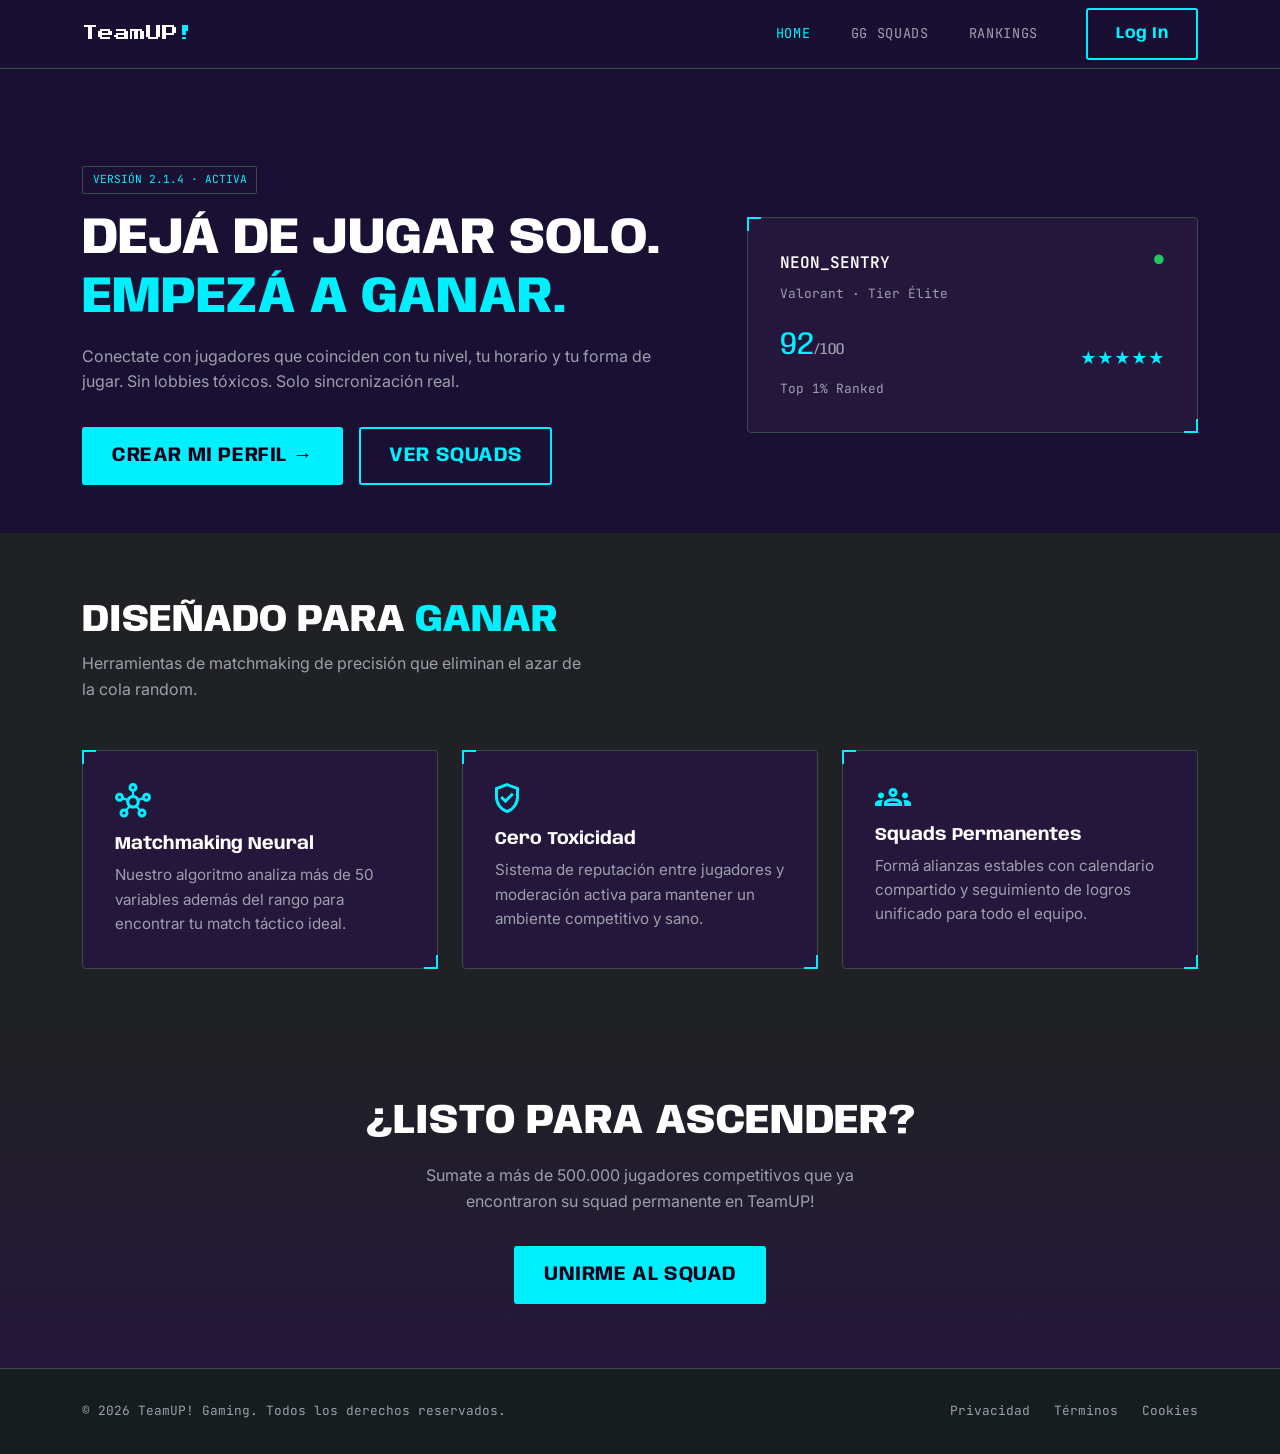
<file: index.html>
<!DOCTYPE html>
<html lang="es">

<head>
  <meta charset="UTF-8">
  <meta name="viewport" content="width=device-width, initial-scale=1.0">
  <title>TeamUP! - Encontrá tu squad ideal</title>
  <meta name="description" content="TeamUP conecta jugadores compatibles por rango, horario y estilo de juego.">

  <!-- Bootstrap 5.3.8 -->
  <link href="https://cdn.jsdelivr.net/npm/bootstrap@5.3.8/dist/css/bootstrap.min.css" rel="stylesheet">

  <!-- Google Fonts: las 4 tipografías definidas en la Guía de Diseño Visual -->
  <link rel="preconnect" href="https://fonts.googleapis.com">
  <link rel="preconnect" href="https://fonts.gstatic.com" crossorigin>
  <link
    href="https://fonts.googleapis.com/css2?family=Press+Start+2P&family=Anybody:wght@600;800&family=Inter:wght@400;500&family=JetBrains+Mono:wght@500&display=swap"
    rel="stylesheet">

  <!-- Nuestros estilos: van DESPUÉS de Bootstrap para poder sobreescribirlo -->
  <link rel="stylesheet" href="assets/css/style.css">
</head>

<body>

  <!-- ===================== HEADER / NAV ===================== -->
  <header class="site-header">
    <nav class="navbar navbar-expand-lg" aria-label="Navegación principal">
      <div class="container">
        <a class="navbar-brand logo" href="index.html">TeamUP<span class="text-accent">!</span></a>

        <button class="navbar-toggler" type="button" data-bs-toggle="collapse" data-bs-target="#navMenu"
          aria-controls="navMenu" aria-expanded="false" aria-label="Abrir menú de navegación">
          <span class="navbar-toggler-icon"></span>
        </button>

        <div class="collapse navbar-collapse" id="navMenu">
          <ul class="navbar-nav ms-auto align-items-lg-center gap-lg-4">
            <li class="nav-item"><a class="nav-link active" href="index.html">Home</a></li>
            <li class="nav-item"><a class="nav-link" href="secciones/squads.html">GG Squads</a></li>
            <li class="nav-item"><a class="nav-link" href="#">Rankings</a></li>
            <li class="nav-item">
              <a class="btn btn-outline-accent ms-lg-3" href="secciones/login.html">Log In</a>
            </li>
          </ul>
        </div>
      </div>
    </nav>
  </header>

  <main>

    <!-- ===================== HERO / BANNER PRINCIPAL ===================== -->
    <section class="hero" aria-label="Presentación principal">
      <div class="container">
        <div class="row align-items-center gy-5">

          <div class="col-lg-7">
            <span class="badge-version">VERSIÓN 2.1.4 · ACTIVA</span>
            <h1 class="hero-title">
              DEJÁ DE JUGAR SOLO.<br>
              <span class="text-accent">EMPEZÁ A GANAR.</span>
            </h1>
            <p class="hero-text">
              Conectate con jugadores que coinciden con tu nivel, tu horario y tu forma
              de jugar. Sin lobbies tóxicos. Solo sincronización real.
            </p>
            <div class="d-flex flex-column flex-sm-row gap-3">
              <a href="secciones/registro.html" class="btn btn-accent btn-lg">
                CREAR MI PERFIL →
              </a>
              <a href="secciones/squads.html" class="btn btn-outline-accent btn-lg">
                VER SQUADS
              </a>
            </div>
          </div>

          <div class="col-lg-5">
            <!-- Card flotante: jugador destacado -->
            <article class="player-card" aria-label="Jugador destacado">
              <div class="d-flex justify-content-between align-items-start mb-2">
                <span class="player-tag">NEON_SENTRY</span>
                <span class="badge-online" aria-hidden="true">●</span>
                <span class="visually-hidden">En línea</span>
              </div>
              <p class="player-meta mb-3">Valorant · Tier Élite</p>
              <div class="d-flex justify-content-between align-items-end">
                <span class="player-rank">92<small>/100</small></span>
                <span class="player-stars" aria-hidden="true">★★★★★</span>
                <span class="visually-hidden">5 de 5 estrellas</span>
              </div>
              <p class="player-meta mt-2 mb-0">Top 1% Ranked</p>
            </article>
          </div>

        </div>
      </div>
    </section>

    <!-- ===================== SECCIÓN: 3 DESTACADOS ===================== -->
    <section class="features" aria-labelledby="features-title">
      <div class="container">
        <h2 id="features-title" class="section-title">
          DISEÑADO PARA <span class="text-accent">GANAR</span>
        </h2>
        <p class="section-subtitle">
          Herramientas de matchmaking de precisión que eliminan el azar de la cola random.
        </p>

        <div class="row g-4 mt-4">

          <div class="col-md-4">
            <article class="feature-card">
              <div class="feature-icon" aria-hidden="true">
                <!-- Copie el icono como SVG de Figma y despues lo pase por SVGOMG para acortarlo -->
                <svg xmlns="http://www.w3.org/2000/svg" width="36" height="35" fill="none" viewBox="0 0 36 35">
                  <path fill="#00f0ff"
                    d="M9 34.5q-1.875 0-3.187-1.312Q4.5 31.875 4.5 30t1.313-3.187T9 25.5q.525 0 .975.113t.863.3l2.137-2.663a6.5 6.5 0 0 1-1.463-2.625 6.8 6.8 0 0 1-.187-2.925l-3.037-1.012a4.9 4.9 0 0 1-1.613 1.5 4.3 4.3 0 0 1-2.175.562q-1.875 0-3.187-1.312Q0 16.125 0 14.25t1.313-3.187T4.5 9.75t3.188 1.313T9 14.25v.3l3.037 1.05q.75-1.35 2.007-2.287a6.4 6.4 0 0 1 2.831-1.2V8.85a4.67 4.67 0 0 1-2.419-1.594Q13.5 6.076 13.5 4.5q0-1.875 1.313-3.187Q16.125 0 18 0t3.188 1.313T22.5 4.5q0 1.575-.975 2.756a4.78 4.78 0 0 1-2.4 1.594v3.263a6.4 6.4 0 0 1 2.831 1.2 7.2 7.2 0 0 1 2.006 2.287L27 14.55v-.3q0-1.875 1.313-3.187Q29.625 9.75 31.5 9.75t3.188 1.313T36 14.25t-1.312 3.188T31.5 18.75q-1.2 0-2.194-.562a4.5 4.5 0 0 1-1.594-1.5L24.676 17.7q.224 1.463-.187 2.906a6.8 6.8 0 0 1-1.463 2.644l2.138 2.625a4 4 0 0 1 .862-.281q.45-.094.975-.094 1.875 0 3.188 1.313Q31.5 28.125 31.5 30t-1.312 3.188T27 34.5t-3.187-1.312T22.5 30q0-.75.244-1.444.243-.693.656-1.256l-2.137-2.663a6.6 6.6 0 0 1-3.282.863 6.6 6.6 0 0 1-3.281-.863L12.6 27.3q.413.563.656 1.256T13.5 30q0 1.875-1.312 3.188Q10.875 34.5 9 34.5M4.5 15.75q.637 0 1.069-.431.43-.432.431-1.069 0-.637-.431-1.069A1.45 1.45 0 0 0 4.5 12.75q-.637 0-1.069.431A1.45 1.45 0 0 0 3 14.25q0 .637.431 1.069.432.43 1.069.431M9 31.5q.637 0 1.069-.431.43-.432.431-1.069 0-.637-.431-1.069A1.45 1.45 0 0 0 9 28.5q-.637 0-1.069.431A1.45 1.45 0 0 0 7.5 30q0 .637.431 1.069.432.43 1.069.431M18 6q.637 0 1.069-.431.43-.432.431-1.069 0-.637-.431-1.069A1.45 1.45 0 0 0 18 3q-.637 0-1.069.431A1.45 1.45 0 0 0 16.5 4.5q0 .637.431 1.069.432.43 1.069.431m0 16.5q1.575 0 2.663-1.087 1.087-1.088 1.087-2.663t-1.087-2.663Q19.575 15 18 15t-2.662 1.087-1.088 2.663 1.088 2.663T18 22.5m9 9q.637 0 1.069-.431.43-.432.431-1.069 0-.637-.431-1.069A1.45 1.45 0 0 0 27 28.5q-.637 0-1.069.431A1.45 1.45 0 0 0 25.5 30q0 .637.431 1.069.432.43 1.069.431m4.5-15.75q.637 0 1.069-.431.43-.432.431-1.069 0-.637-.431-1.069a1.45 1.45 0 0 0-1.069-.431q-.637 0-1.069.431A1.45 1.45 0 0 0 30 14.25q0 .637.431 1.069.432.43 1.069.431" />
                </svg>
              </div>
              <h3 class="feature-title">Matchmaking Neural</h3>
              <p class="feature-text">
                Nuestro algoritmo analiza más de 50 variables además del rango para
                encontrar tu match táctico ideal.
              </p>
            </article>
          </div>

          <div class="col-md-4">
            <article class="feature-card">
              <div class="feature-icon" aria-hidden="true">
                <svg xmlns="http://www.w3.org/2000/svg" width="24" height="30" fill="none" viewBox="0 0 24 30">
                  <path fill="#00f0ff"
                    d="M10.425 20.325 18.9 11.85l-2.137-2.137-6.338 6.337-3.15-3.15-2.137 2.137zM12 30q-5.213-1.313-8.606-5.981Q0 19.349 0 13.65V4.5L12 0l12 4.5v9.15q0 5.7-3.394 10.369Q17.213 28.687 12 30m0-3.15q3.9-1.238 6.45-4.95T21 13.65V6.563l-9-3.375-9 3.375v7.087q0 4.538 2.55 8.25T12 26.85" />
                </svg>
              </div>
              <h3 class="feature-title">Cero Toxicidad</h3>
              <p class="feature-text">
                Sistema de reputación entre jugadores y moderación activa para mantener
                un ambiente competitivo y sano.
              </p>
            </article>
          </div>

          <div class="col-md-4">
            <article class="feature-card">
              <div class="feature-icon" aria-hidden="true">
                <svg xmlns="http://www.w3.org/2000/svg" width="36" height="18" fill="none" viewBox="0 0 36 18">
                  <path fill="#00f0ff"
                    d="M0 18v-2.363q0-1.612 1.65-2.625T6 12q.488 0 .938.019.45.018.862.094a6.2 6.2 0 0 0-.787 1.65 6.2 6.2 0 0 0-.263 1.8V18zm9 0v-2.437q0-1.2.656-2.194.657-.994 1.856-1.744t2.87-1.125q1.668-.375 3.618-.375 1.988 0 3.656.375 1.67.375 2.869 1.125t1.838 1.744A4 4 0 0 1 27 15.563V18zm20.25 0v-2.437q0-.975-.244-1.838a5.9 5.9 0 0 0-.731-1.612q.412-.076.844-.094.43-.02.881-.019 2.7 0 4.35.994 1.65.993 1.65 2.643V18zm-17.062-3H23.85q-.375-.75-2.081-1.312-1.707-.563-3.769-.563t-3.769.563q-1.706.562-2.043 1.312M6 10.5a2.9 2.9 0 0 1-2.119-.881A2.9 2.9 0 0 1 3 7.5q0-1.275.881-2.137A2.92 2.92 0 0 1 6 4.5q1.275 0 2.137.862Q9 6.226 9 7.5a2.92 2.92 0 0 1-.863 2.119q-.862.88-2.137.881m24 0a2.9 2.9 0 0 1-2.119-.881A2.9 2.9 0 0 1 27 7.5q0-1.275.881-2.137A2.92 2.92 0 0 1 30 4.5q1.275 0 2.138.862Q33 6.226 33 7.5a2.92 2.92 0 0 1-.862 2.119q-.863.88-2.138.881M18 9q-1.875 0-3.187-1.312Q13.5 6.375 13.5 4.5q0-1.913 1.313-3.206Q16.125 0 18 0q1.913 0 3.206 1.294Q22.5 2.587 22.5 4.5q0 1.875-1.294 3.188Q19.913 9 18 9m0-3q.637 0 1.069-.431.43-.432.431-1.069 0-.637-.431-1.069A1.45 1.45 0 0 0 18 3q-.637 0-1.069.431A1.45 1.45 0 0 0 16.5 4.5q0 .637.431 1.069.432.43 1.069.431" />
                </svg>
              </div>
              <h3 class="feature-title">Squads Permanentes</h3>
              <p class="feature-text">
                Formá alianzas estables con calendario compartido y seguimiento de
                logros unificado para todo el equipo.
              </p>
            </article>
          </div>

        </div>
      </div>
    </section>

    <!-- ===================== CTA FINAL ===================== -->
    <section class="cta-final text-center">
      <div class="container">
        <h2 class="cta-title">¿LISTO PARA ASCENDER?</h2>
        <p class="cta-text">
          Sumate a más de 500.000 jugadores competitivos que ya encontraron su squad
          permanente en TeamUP!
        </p>
        <a href="secciones/registro.html" class="btn btn-accent btn-lg">UNIRME AL SQUAD</a>
      </div>
    </section>

  </main>

  <!-- ===================== FOOTER ===================== -->
  <footer class="site-footer">
    <div class="container d-flex flex-column flex-md-row justify-content-between align-items-center gap-3">
      <p class="mb-0">© <span id="anioActual"></span> TeamUP! Gaming. Todos los derechos reservados.</p>
      <ul class="footer-links list-unstyled d-flex gap-4 mb-0">
        <li><a href="secciones/privacidad.html">Privacidad</a></li>
        <li><a href="secciones/terminos.html">Términos</a></li>
        <li><a href="secciones/cookies.html">Cookies</a></li>
      </ul>
    </div>
  </footer>

  <!-- Bootstrap Bundle (incluye Popper, necesario para el menú colapsable) -->
  <script src="https://cdn.jsdelivr.net/npm/bootstrap@5.3.8/dist/js/bootstrap.bundle.min.js"></script>
  <script src="assets/js/script.js"></script>
</body>

</html>
</file>
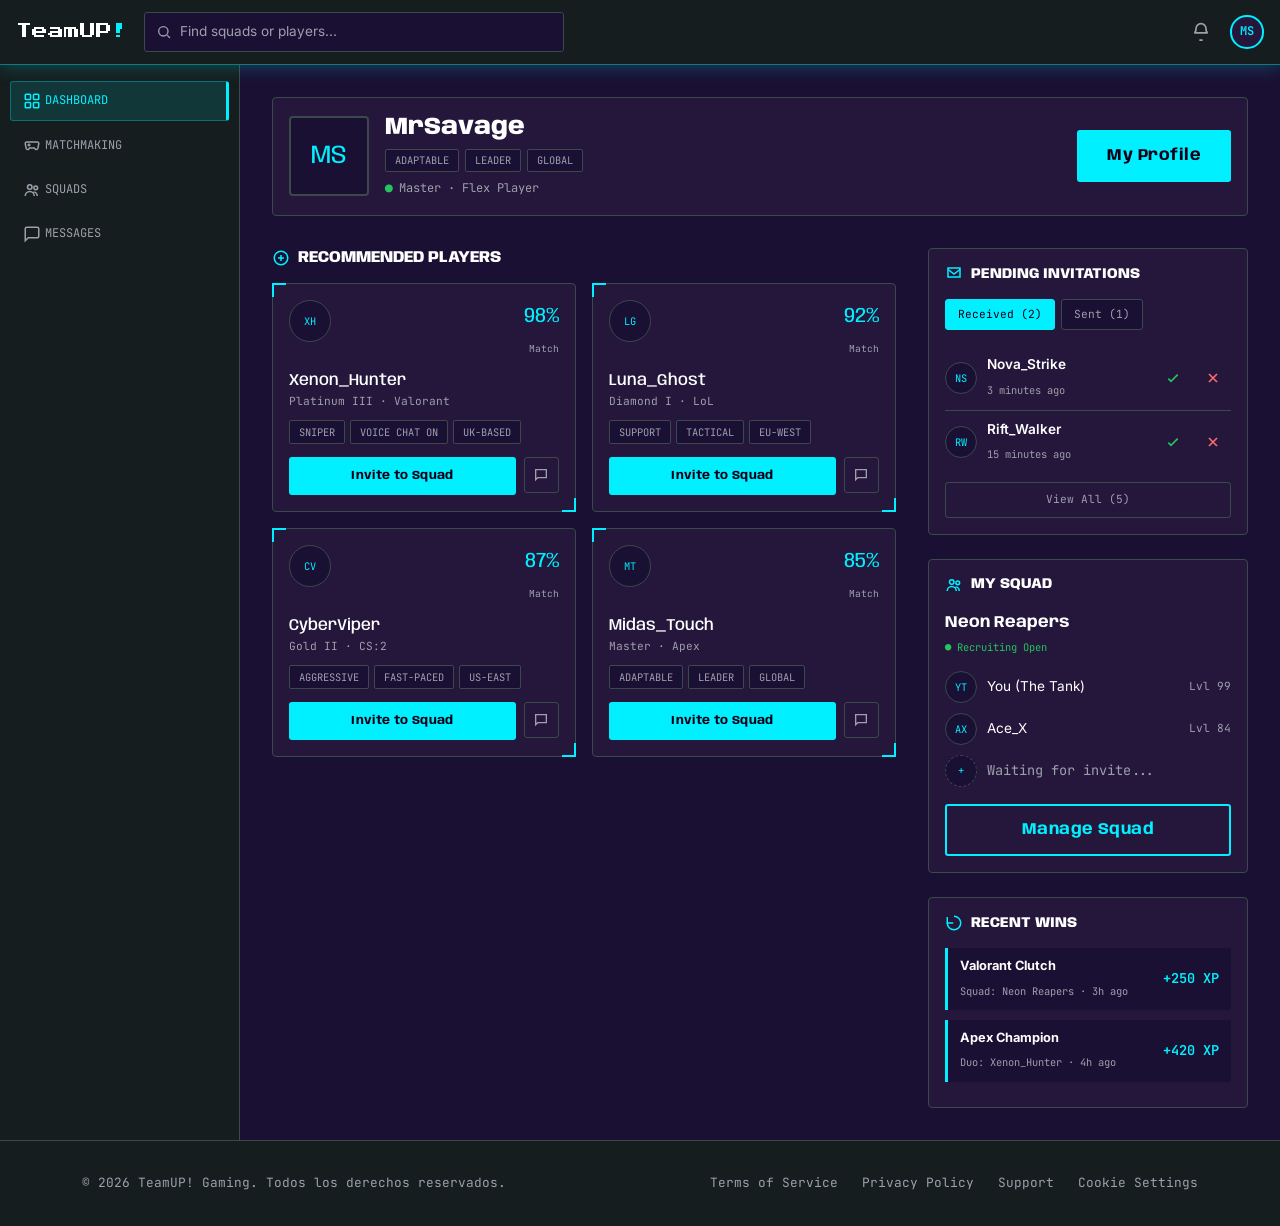
<file: secciones/dashboard.html>
<!DOCTYPE html>
<html lang="es">
<head>
  <meta charset="UTF-8">
  <meta name="viewport" content="width=device-width, initial-scale=1.0">
  <title>Dashboard - TeamUP!</title>

  <link href="https://cdn.jsdelivr.net/npm/bootstrap@5.3.8/dist/css/bootstrap.min.css" rel="stylesheet">
  <link rel="preconnect" href="https://fonts.googleapis.com">
  <link rel="preconnect" href="https://fonts.gstatic.com" crossorigin>
  <link href="https://fonts.googleapis.com/css2?family=Press+Start+2P&family=Anybody:wght@600;800&family=Inter:wght@400;500&family=JetBrains+Mono:wght@500&display=swap" rel="stylesheet">
  <link rel="stylesheet" href="../assets/css/style.css">
</head>
<body>

  <!-- ===================== HEADER DE LA APP (compartido) ===================== -->
  <header class="app-header">
    <a href="../index.html" class="logo text-decoration-none">TeamUP<span class="text-accent">!</span></a>

    <div class="app-search">
      <svg width="16" height="16" viewBox="0 0 24 24" fill="none" stroke="currentColor" stroke-width="2">
        <circle cx="11" cy="11" r="7"/><path d="M21 21l-4.3-4.3"/>
      </svg>
      <input type="text" placeholder="Find squads or players...">
    </div>

    <div class="app-header-actions">
      <div class="notif-menu">
        <button class="icon-btn" id="notifMenuToggle" aria-label="Notificaciones" aria-haspopup="true" aria-expanded="false">
          <svg width="20" height="20" viewBox="0 0 24 24" fill="none" stroke="currentColor" stroke-width="2">
            <path d="M18 8a6 6 0 1 0-12 0c0 4-2 5-2 5h16s-2-1-2-5"/>
            <path d="M13.7 21a2 2 0 0 1-3.4 0"/>
          </svg>
        </button>
        <div class="notif-dropdown" id="notifDropdown">
          <p class="notif-empty">No notifications</p>
        </div>
      </div>
      <div class="profile-menu">
        <button type="button" class="avatar-sm" id="profileMenuToggle" aria-haspopup="true" aria-expanded="false" aria-label="Abrir menu de perfil">MS</button>
        <div class="profile-dropdown" id="profileDropdown">
          <a href="edit-profile.html" class="profile-dropdown-item">
            <svg viewBox="0 0 24 24" fill="none" stroke="currentColor" stroke-width="2"><circle cx="12" cy="8" r="4"/><path d="M4 20c0-4 3.5-7 8-7s8 3 8 7"/></svg>
            My Profile
          </a>
          <div class="profile-dropdown-divider"></div>
          <button type="button" class="profile-dropdown-item" id="logoutBtn">
            <svg viewBox="0 0 24 24" fill="none" stroke="currentColor" stroke-width="2"><path d="M12 3v9"/><path d="M18 7a8 8 0 1 1-12 0"/></svg>
            Log Out
          </button>
        </div>
      </div>
    </div>
  </header>

  <div class="app-shell">

    <!-- ===================== SIDEBAR (compartido) ===================== -->
    <aside class="app-sidebar">
      <nav aria-label="Navegación de la app">
        <ul class="sidebar-nav">
          <li>
            <a href="dashboard.html" class="sidebar-link active">
              <svg viewBox="0 0 24 24" fill="none" stroke="currentColor" stroke-width="2">
                <rect x="3" y="3" width="7" height="7" rx="1"/><rect x="14" y="3" width="7" height="7" rx="1"/>
                <rect x="3" y="14" width="7" height="7" rx="1"/><rect x="14" y="14" width="7" height="7" rx="1"/>
              </svg>
              Dashboard
            </a>
          </li>
          <li>
            <a href="matchmaking.html" class="sidebar-link">
              <svg viewBox="0 0 24 24" fill="none" stroke="currentColor" stroke-width="2">
                <path d="M6 12h4M8 10v4M15 11h.01M18 13h.01"/>
                <path d="M5 8h14a2 2 0 0 1 2 2.5l-1.2 6A2 2 0 0 1 17.8 18H17l-2-2H9l-2 2h-.8a2 2 0 0 1-1.97-1.5l-1.2-6A2 2 0 0 1 5 8z"/>
              </svg>
              Matchmaking
            </a>
          </li>
          <li>
            <a href="squads.html" class="sidebar-link">
              <svg viewBox="0 0 24 24" fill="none" stroke="currentColor" stroke-width="2">
                <circle cx="9" cy="8" r="3"/><circle cx="17" cy="9" r="2.5"/>
                <path d="M3 20c0-3.3 2.7-6 6-6s6 2.7 6 6M14 14.5c2.8.3 5 2.5 5 5.5"/>
              </svg>
              Squads
            </a>
          </li>
          <li>
            <a href="messages.html" class="sidebar-link">
              <svg viewBox="0 0 24 24" fill="none" stroke="currentColor" stroke-width="2">
                <path d="M21 15a2 2 0 0 1-2 2H7l-4 4V5a2 2 0 0 1 2-2h14a2 2 0 0 1 2 2z"/>
              </svg>
              Messages
            </a>
          </li>
        </ul>
      </nav>
    </aside>

    <!-- ===================== CONTENIDO DEL DASHBOARD ===================== -->
    <main class="app-main">

      <!-- Banner de perfil -->
      <div class="panel profile-banner">
        <div class="avatar-lg">MS</div>
        <div class="profile-info flex-grow-1">
          <h1>MrSavage</h1>
          <div class="profile-tags">
            <span class="tag-pill">Adaptable</span>
            <span class="tag-pill">Leader</span>
            <span class="tag-pill">Global</span>
          </div>
          <p class="profile-meta mb-0">
            <span class="badge-online">●</span> Master · Flex Player
          </p>
        </div>
        <a href="edit-profile.html" class="btn btn-accent">My Profile</a>
      </div>

      <div class="dashboard-grid">

        <!-- Columna principal: jugadores recomendados -->
        <div>
          <div class="panel-header">
            <svg viewBox="0 0 24 24" fill="none" stroke="currentColor" stroke-width="2">
              <circle cx="12" cy="12" r="9"/><path d="M12 8v8M8 12h8"/>
            </svg>
            <h2 class="panel-title">Recommended Players</h2>
          </div>

          <div class="match-grid mb-4">

            <article class="match-card">
              <div class="match-card-top">
                <div class="member-avatar" style="width:2.6rem;height:2.6rem;">XH</div>
                <div class="match-percent">
                  <span class="value">98%</span>
                  <span class="label">Match</span>
                </div>
              </div>
              <h3>Xenon_Hunter</h3>
              <p class="rank-line">Platinum III · Valorant</p>
              <div class="tags-row">
                <span class="tag-pill">Sniper</span>
                <span class="tag-pill">Voice Chat On</span>
                <span class="tag-pill">UK-Based</span>
              </div>
              <div class="match-card-actions">
                <button class="btn btn-accent">Invite to Squad</button>
                <button class="icon-btn" aria-label="Enviar mensaje">
                  <svg width="16" height="16" viewBox="0 0 24 24" fill="none" stroke="currentColor" stroke-width="2">
                    <path d="M4 4h16v12H7l-3 3z"/>
                  </svg>
                </button>
              </div>
            </article>

            <article class="match-card">
              <div class="match-card-top">
                <div class="member-avatar" style="width:2.6rem;height:2.6rem;">LG</div>
                <div class="match-percent">
                  <span class="value">92%</span>
                  <span class="label">Match</span>
                </div>
              </div>
              <h3>Luna_Ghost</h3>
              <p class="rank-line">Diamond I · LoL</p>
              <div class="tags-row">
                <span class="tag-pill">Support</span>
                <span class="tag-pill">Tactical</span>
                <span class="tag-pill">EU-West</span>
              </div>
              <div class="match-card-actions">
                <button class="btn btn-accent">Invite to Squad</button>
                <button class="icon-btn" aria-label="Enviar mensaje">
                  <svg width="16" height="16" viewBox="0 0 24 24" fill="none" stroke="currentColor" stroke-width="2">
                    <path d="M4 4h16v12H7l-3 3z"/>
                  </svg>
                </button>
              </div>
            </article>

            <article class="match-card">
              <div class="match-card-top">
                <div class="member-avatar" style="width:2.6rem;height:2.6rem;">CV</div>
                <div class="match-percent">
                  <span class="value">87%</span>
                  <span class="label">Match</span>
                </div>
              </div>
              <h3>CyberViper</h3>
              <p class="rank-line">Gold II · CS:2</p>
              <div class="tags-row">
                <span class="tag-pill">Aggressive</span>
                <span class="tag-pill">Fast-Paced</span>
                <span class="tag-pill">US-East</span>
              </div>
              <div class="match-card-actions">
                <button class="btn btn-accent">Invite to Squad</button>
                <button class="icon-btn" aria-label="Enviar mensaje">
                  <svg width="16" height="16" viewBox="0 0 24 24" fill="none" stroke="currentColor" stroke-width="2">
                    <path d="M4 4h16v12H7l-3 3z"/>
                  </svg>
                </button>
              </div>
            </article>

            <article class="match-card">
              <div class="match-card-top">
                <div class="member-avatar" style="width:2.6rem;height:2.6rem;">MT</div>
                <div class="match-percent">
                  <span class="value">85%</span>
                  <span class="label">Match</span>
                </div>
              </div>
              <h3>Midas_Touch</h3>
              <p class="rank-line">Master · Apex</p>
              <div class="tags-row">
                <span class="tag-pill">Adaptable</span>
                <span class="tag-pill">Leader</span>
                <span class="tag-pill">Global</span>
              </div>
              <div class="match-card-actions">
                <button class="btn btn-accent">Invite to Squad</button>
                <button class="icon-btn" aria-label="Enviar mensaje">
                  <svg width="16" height="16" viewBox="0 0 24 24" fill="none" stroke="currentColor" stroke-width="2">
                    <path d="M4 4h16v12H7l-3 3z"/>
                  </svg>
                </button>
              </div>
            </article>

          </div>
        </div>

        <!-- Columna lateral: invitaciones, mi squad, recent wins -->
        <div>

          <div class="panel mb-4">
            <div class="panel-header">
              <svg viewBox="0 0 24 24" fill="none" stroke="currentColor" stroke-width="2">
                <path d="M4 4h16v12H4z"/><path d="M4 6l8 6 8-6"/>
              </svg>
              <h2 class="panel-title" style="font-size:0.9rem;">Pending Invitations</h2>
            </div>

            <div class="invite-tabs">
              <button class="active">Received (2)</button>
              <button>Sent (1)</button>
            </div>

            <div class="invite-row">
              <div class="member-avatar">NS</div>
              <div>
                <span class="invite-name">Nova_Strike</span>
                <span class="invite-time">3 minutes ago</span>
              </div>
              <div class="invite-row-actions">
                <button class="icon-btn icon-btn-accept" aria-label="Aceptar">
                  <svg width="16" height="16" viewBox="0 0 24 24" fill="none" stroke="currentColor" stroke-width="2.5"><path d="M5 13l4 4L19 7"/></svg>
                </button>
                <button class="icon-btn icon-btn-decline" aria-label="Rechazar">
                  <svg width="16" height="16" viewBox="0 0 24 24" fill="none" stroke="currentColor" stroke-width="2.5"><path d="M6 6l12 12M18 6L6 18"/></svg>
                </button>
              </div>
            </div>

            <div class="invite-row">
              <div class="member-avatar">RW</div>
              <div>
                <span class="invite-name">Rift_Walker</span>
                <span class="invite-time">15 minutes ago</span>
              </div>
              <div class="invite-row-actions">
                <button class="icon-btn icon-btn-accept" aria-label="Aceptar">
                  <svg width="16" height="16" viewBox="0 0 24 24" fill="none" stroke="currentColor" stroke-width="2.5"><path d="M5 13l4 4L19 7"/></svg>
                </button>
                <button class="icon-btn icon-btn-decline" aria-label="Rechazar">
                  <svg width="16" height="16" viewBox="0 0 24 24" fill="none" stroke="currentColor" stroke-width="2.5"><path d="M6 6l12 12M18 6L6 18"/></svg>
                </button>
              </div>
            </div>

            <button class="btn-text-link">View All (5)</button>
          </div>

          <div class="panel mb-4">
            <div class="panel-header">
              <svg viewBox="0 0 24 24" fill="none" stroke="currentColor" stroke-width="2">
                <circle cx="9" cy="8" r="3"/><circle cx="17" cy="9" r="2.5"/>
                <path d="M3 20c0-3.3 2.7-6 6-6s6 2.7 6 6M14 14.5c2.8.3 5 2.5 5 5.5"/>
              </svg>
              <h2 class="panel-title" style="font-size:0.9rem;">My Squad</h2>
            </div>

            <p class="squad-name">Neon Reapers</p>
            <p class="squad-status">● Recruiting Open</p>

            <div class="squad-member-row">
              <div class="member-avatar">YT</div>
              <span class="member-name">You (The Tank)</span>
              <span class="member-level">Lvl 99</span>
            </div>
            <div class="squad-member-row">
              <div class="member-avatar">AX</div>
              <span class="member-name">Ace_X</span>
              <span class="member-level">Lvl 84</span>
            </div>
            <div class="squad-member-row is-empty">
              <div class="member-avatar">+</div>
              <span class="member-name">Waiting for invite...</span>
            </div>

            <a href="squads.html" class="btn btn-outline-accent w-100 mt-2">Manage Squad</a>
          </div>

          <div class="panel">
            <div class="panel-header">
              <svg viewBox="0 0 24 24" fill="none" stroke="currentColor" stroke-width="2">
                <path d="M3 12a9 9 0 1 0 9-9"/><path d="M3 4v8h8"/>
              </svg>
              <h2 class="panel-title" style="font-size:0.9rem;">Recent Wins</h2>
            </div>

            <div class="win-row">
              <div>
                <span class="win-title">Valorant Clutch</span>
                <span class="win-meta">Squad: Neon Reapers · 3h ago</span>
              </div>
              <span class="win-xp">+250 XP</span>
            </div>
            <div class="win-row">
              <div>
                <span class="win-title">Apex Champion</span>
                <span class="win-meta">Duo: Xenon_Hunter · 4h ago</span>
              </div>
              <span class="win-xp">+420 XP</span>
            </div>
          </div>

        </div>
      </div>

    </main>
  </div>

  <!-- ===================== FOOTER (compartido) ===================== -->
  <footer class="site-footer">
    <div class="container d-flex flex-column flex-md-row justify-content-between align-items-center gap-3">
      <p class="mb-0">© <span id="anioActual"></span> TeamUP! Gaming. Todos los derechos reservados.</p>
      <ul class="footer-links list-unstyled d-flex gap-4 mb-0">
        <li><a href="terminos.html">Terms of Service</a></li>
        <li><a href="privacidad.html">Privacy Policy</a></li>
        <li><a href="soporte.html">Support</a></li>
        <li><a href="cookies.html">Cookie Settings</a></li>
      </ul>
    </div>
  </footer>

  <script src="https://cdn.jsdelivr.net/npm/bootstrap@5.3.8/dist/js/bootstrap.bundle.min.js"></script>
  <script src="../assets/js/script.js"></script>
</body>
</html>
</file>
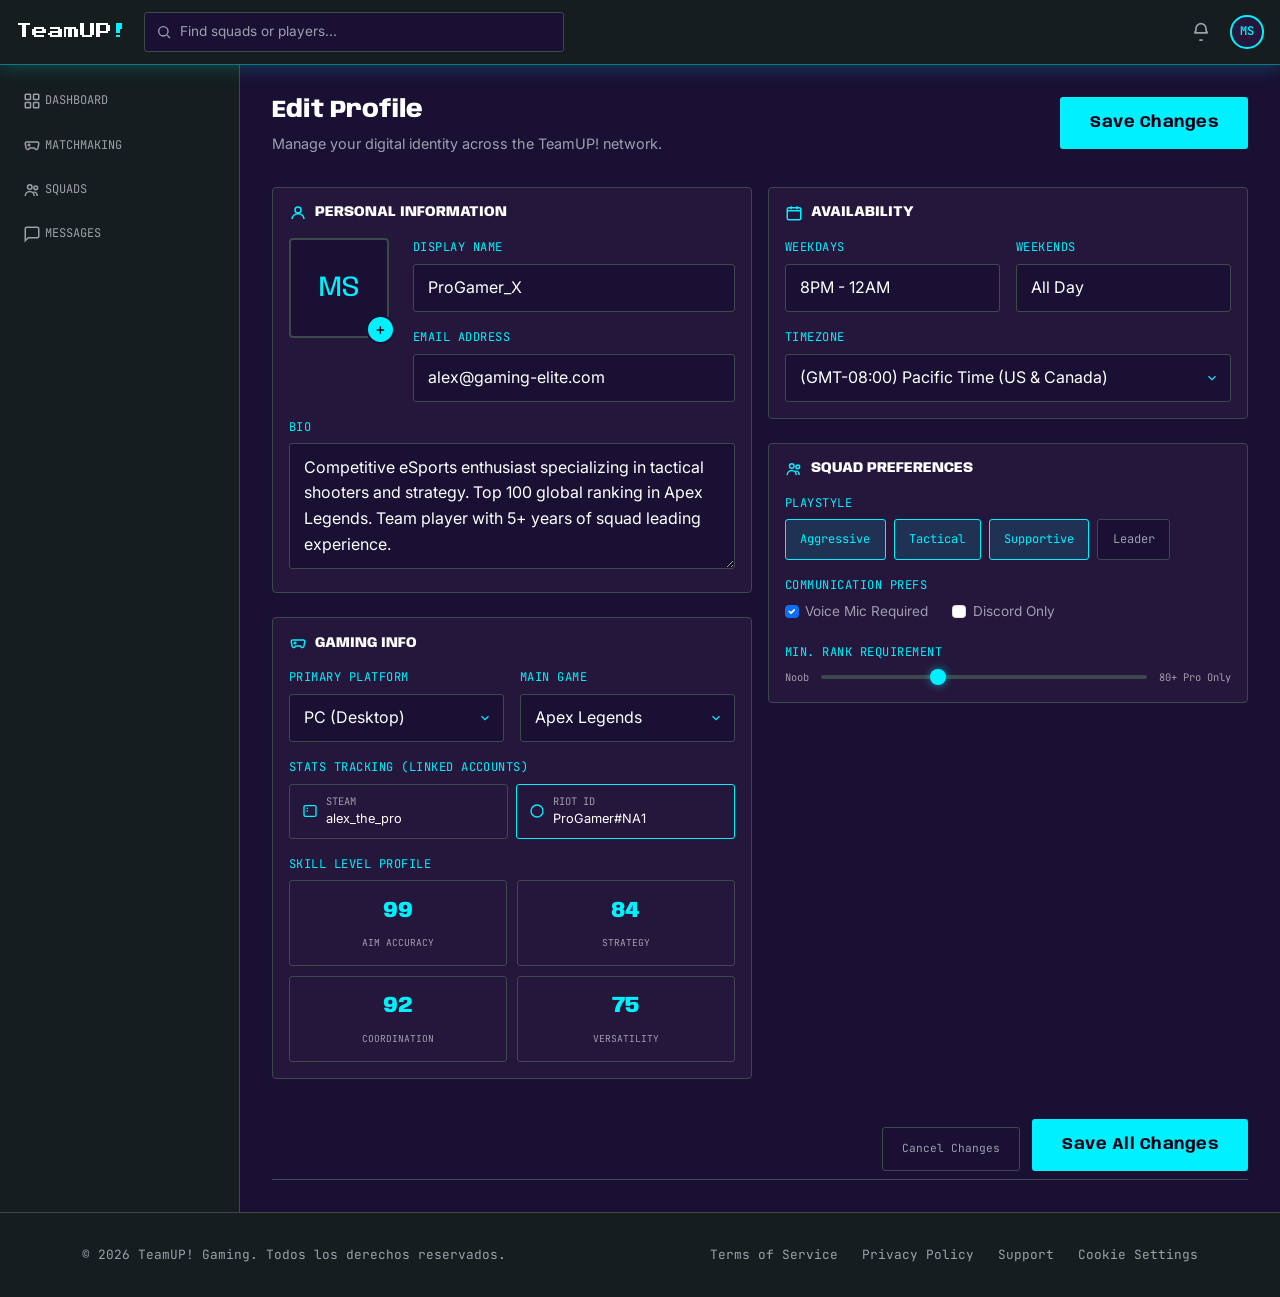
<file: secciones/edit-profile.html>
<!DOCTYPE html>
<html lang="es">
<head>
  <meta charset="UTF-8">
  <meta name="viewport" content="width=device-width, initial-scale=1.0">
  <title>Edit Profile - TeamUP!</title>

  <link href="https://cdn.jsdelivr.net/npm/bootstrap@5.3.8/dist/css/bootstrap.min.css" rel="stylesheet">
  <link rel="preconnect" href="https://fonts.googleapis.com">
  <link rel="preconnect" href="https://fonts.gstatic.com" crossorigin>
  <link href="https://fonts.googleapis.com/css2?family=Press+Start+2P&family=Anybody:wght@600;800&family=Inter:wght@400;500&family=JetBrains+Mono:wght@500&display=swap" rel="stylesheet">
  <link rel="stylesheet" href="../assets/css/style.css">
</head>
<body>

  <!-- ===================== HEADER DE LA APP (compartido) ===================== -->
  <header class="app-header">
    <a href="../index.html" class="logo text-decoration-none">TeamUP<span class="text-accent">!</span></a>

    <div class="app-search">
      <svg width="16" height="16" viewBox="0 0 24 24" fill="none" stroke="currentColor" stroke-width="2">
        <circle cx="11" cy="11" r="7"/><path d="M21 21l-4.3-4.3"/>
      </svg>
      <input type="text" placeholder="Find squads or players...">
    </div>

    <div class="app-header-actions">
      <div class="notif-menu">
        <button class="icon-btn" id="notifMenuToggle" aria-label="Notificaciones" aria-haspopup="true" aria-expanded="false">
          <svg width="20" height="20" viewBox="0 0 24 24" fill="none" stroke="currentColor" stroke-width="2">
            <path d="M18 8a6 6 0 1 0-12 0c0 4-2 5-2 5h16s-2-1-2-5"/>
            <path d="M13.7 21a2 2 0 0 1-3.4 0"/>
          </svg>
        </button>
        <div class="notif-dropdown" id="notifDropdown">
          <p class="notif-empty">No notifications</p>
        </div>
      </div>
      <div class="profile-menu">
        <button type="button" class="avatar-sm" id="profileMenuToggle" aria-haspopup="true" aria-expanded="false" aria-label="Abrir menu de perfil">MS</button>
        <div class="profile-dropdown" id="profileDropdown">
          <a href="edit-profile.html" class="profile-dropdown-item">
            <svg viewBox="0 0 24 24" fill="none" stroke="currentColor" stroke-width="2"><circle cx="12" cy="8" r="4"/><path d="M4 20c0-4 3.5-7 8-7s8 3 8 7"/></svg>
            My Profile
          </a>
          <div class="profile-dropdown-divider"></div>
          <button type="button" class="profile-dropdown-item" id="logoutBtn">
            <svg viewBox="0 0 24 24" fill="none" stroke="currentColor" stroke-width="2"><path d="M12 3v9"/><path d="M18 7a8 8 0 1 1-12 0"/></svg>
            Log Out
          </button>
        </div>
      </div>
    </div>
  </header>

  <div class="app-shell">

    <!-- ===================== SIDEBAR (compartido) =====================
         Ningún ítem queda "active": Edit Profile no es parte del
         nav principal, se llega acá desde el menú del avatar. -->
    <aside class="app-sidebar">
      <nav aria-label="Navegación de la app">
        <ul class="sidebar-nav">
          <li>
            <a href="dashboard.html" class="sidebar-link">
              <svg viewBox="0 0 24 24" fill="none" stroke="currentColor" stroke-width="2">
                <rect x="3" y="3" width="7" height="7" rx="1"/><rect x="14" y="3" width="7" height="7" rx="1"/>
                <rect x="3" y="14" width="7" height="7" rx="1"/><rect x="14" y="14" width="7" height="7" rx="1"/>
              </svg>
              Dashboard
            </a>
          </li>
          <li>
            <a href="matchmaking.html" class="sidebar-link">
              <svg viewBox="0 0 24 24" fill="none" stroke="currentColor" stroke-width="2">
                <path d="M6 12h4M8 10v4M15 11h.01M18 13h.01"/>
                <path d="M5 8h14a2 2 0 0 1 2 2.5l-1.2 6A2 2 0 0 1 17.8 18H17l-2-2H9l-2 2h-.8a2 2 0 0 1-1.97-1.5l-1.2-6A2 2 0 0 1 5 8z"/>
              </svg>
              Matchmaking
            </a>
          </li>
          <li>
            <a href="squads.html" class="sidebar-link">
              <svg viewBox="0 0 24 24" fill="none" stroke="currentColor" stroke-width="2">
                <circle cx="9" cy="8" r="3"/><circle cx="17" cy="9" r="2.5"/>
                <path d="M3 20c0-3.3 2.7-6 6-6s6 2.7 6 6M14 14.5c2.8.3 5 2.5 5 5.5"/>
              </svg>
              Squads
            </a>
          </li>
          <li>
            <a href="messages.html" class="sidebar-link">
              <svg viewBox="0 0 24 24" fill="none" stroke="currentColor" stroke-width="2">
                <path d="M21 15a2 2 0 0 1-2 2H7l-4 4V5a2 2 0 0 1 2-2h14a2 2 0 0 1 2 2z"/>
              </svg>
              Messages
            </a>
          </li>
        </ul>
      </nav>
    </aside>

    <!-- ===================== CONTENIDO: EDIT PROFILE ===================== -->
    <main class="app-main">

      <div class="page-header-row">
        <div>
          <h1>Edit Profile</h1>
          <p>Manage your digital identity across the TeamUP! network.</p>
        </div>
        <button type="button" class="btn btn-accent" id="btnGuardarPerfil">Save Changes</button>
      </div>

      <!-- Mensaje de confirmación al guardar (oculto hasta que se use) -->
      <div class="form-feedback" id="perfilFeedback" role="alert" aria-live="polite"></div>

      <form id="formPerfil">
        <div class="edit-profile-grid">

          <!-- ===== Columna izquierda ===== -->
          <div>

            <!-- Personal Information -->
            <div class="panel mb-4">
              <div class="panel-header">
                <svg viewBox="0 0 24 24" fill="none" stroke="currentColor" stroke-width="2">
                  <circle cx="12" cy="8" r="4"/><path d="M4 20c0-4 3.5-7 8-7s8 3 8 7"/>
                </svg>
                <h2 class="panel-title" style="font-size:0.9rem;">Personal Information</h2>
              </div>

              <div class="d-flex flex-wrap gap-4 mb-3">
                <div class="avatar-edit-wrap">
                  <div class="avatar-lg">MS</div>
                  <button type="button" class="avatar-edit-btn" aria-label="Cambiar foto de perfil" id="btnEditarAvatar">
                    <svg viewBox="0 0 24 24" fill="none" stroke="currentColor" stroke-width="2.5"><path d="M12 5v14M5 12h14"/></svg>
                  </button>
                </div>

                <div class="flex-grow-1" style="min-width:14rem;">
                  <div class="mb-3">
                    <label for="displayName" class="form-label-game">Display Name</label>
                    <input type="text" class="form-control-game" id="displayName" value="ProGamer_X">
                  </div>
                  <div class="mb-0">
                    <label for="emailPerfil" class="form-label-game">Email Address</label>
                    <input type="email" class="form-control-game" id="emailPerfil" value="alex@gaming-elite.com">
                  </div>
                </div>
              </div>

              <label for="bioPerfil" class="form-label-game">Bio</label>
              <textarea class="form-control-game" id="bioPerfil" rows="4">Competitive eSports enthusiast specializing in tactical shooters and strategy. Top 100 global ranking in Apex Legends. Team player with 5+ years of squad leading experience.</textarea>
            </div>

            <!-- Gaming Info -->
            <div class="panel mb-4">
              <div class="panel-header">
                <svg viewBox="0 0 24 24" fill="none" stroke="currentColor" stroke-width="2">
                  <path d="M6 12h4M8 10v4M15 11h.01M18 13h.01"/>
                  <path d="M5 8h14a2 2 0 0 1 2 2.5l-1.2 6A2 2 0 0 1 17.8 18H17l-2-2H9l-2 2h-.8a2 2 0 0 1-1.97-1.5l-1.2-6A2 2 0 0 1 5 8z"/>
                </svg>
                <h2 class="panel-title" style="font-size:0.9rem;">Gaming Info</h2>
              </div>

              <div class="row g-3 mb-3">
                <div class="col-sm-6">
                  <label for="primaryPlatform" class="form-label-game">Primary Platform</label>
                  <select class="form-control-game" id="primaryPlatform">
                    <option>PC (Desktop)</option>
                    <option>PlayStation</option>
                    <option>Xbox</option>
                  </select>
                </div>
                <div class="col-sm-6">
                  <label for="mainGame" class="form-label-game">Main Game</label>
                  <select class="form-control-game" id="mainGame">
                    <option>Apex Legends</option>
                    <option>Valorant</option>
                    <option>League of Legends</option>
                    <option>Counter Strike 2</option>
                  </select>
                </div>
              </div>

              <label class="form-label-game">Stats Tracking (Linked Accounts)</label>
              <div class="row g-2 mb-3">
                <div class="col-sm-6">
                  <div class="linked-account-chip">
                    <svg viewBox="0 0 24 24" fill="none" stroke="currentColor" stroke-width="2"><rect x="3" y="4" width="18" height="16" rx="2"/><path d="M7 8h2M7 12h2"/></svg>
                    <div>
                      <span class="chip-label">Steam</span>
                      alex_the_pro
                    </div>
                  </div>
                </div>
                <div class="col-sm-6">
                  <div class="linked-account-chip" style="border-color:var(--color-accent);">
                    <svg viewBox="0 0 24 24" fill="none" stroke="currentColor" stroke-width="2"><circle cx="12" cy="12" r="9"/></svg>
                    <div>
                      <span class="chip-label">Riot ID</span>
                      ProGamer#NA1
                    </div>
                  </div>
                </div>
              </div>

              <label class="form-label-game">Skill Level Profile</label>
              <div class="skill-stat-grid">
                <div class="skill-stat"><span class="value">99</span><span class="label">Aim Accuracy</span></div>
                <div class="skill-stat"><span class="value">84</span><span class="label">Strategy</span></div>
                <div class="skill-stat"><span class="value">92</span><span class="label">Coordination</span></div>
                <div class="skill-stat"><span class="value">75</span><span class="label">Versatility</span></div>
              </div>
            </div>

          </div>

          <!-- ===== Columna derecha ===== -->
          <div>

            <!-- Availability -->
            <div class="panel mb-4">
              <div class="panel-header">
                <svg viewBox="0 0 24 24" fill="none" stroke="currentColor" stroke-width="2">
                  <rect x="3" y="5" width="18" height="16" rx="2"/><path d="M3 9h18M8 3v4M16 3v4"/>
                </svg>
                <h2 class="panel-title" style="font-size:0.9rem;">Availability</h2>
              </div>

              <div class="row g-3 mb-3">
                <div class="col-sm-6">
                  <label for="dispWeekdays" class="form-label-game">Weekdays</label>
                  <input type="text" class="form-control-game" id="dispWeekdays" value="8PM - 12AM">
                </div>
                <div class="col-sm-6">
                  <label for="dispWeekends" class="form-label-game">Weekends</label>
                  <input type="text" class="form-control-game" id="dispWeekends" value="All Day">
                </div>
              </div>

              <label for="dispTimezone" class="form-label-game">Timezone</label>
              <select class="form-control-game" id="dispTimezone">
                <option>(GMT-08:00) Pacific Time (US &amp; Canada)</option>
                <option>(GMT-05:00) Eastern Time (US &amp; Canada)</option>
                <option>(GMT-03:00) Buenos Aires</option>
                <option>(GMT+01:00) Madrid</option>
              </select>
            </div>

            <!-- Squad Preferences -->
            <div class="panel mb-4">
              <div class="panel-header">
                <svg viewBox="0 0 24 24" fill="none" stroke="currentColor" stroke-width="2">
                  <circle cx="9" cy="8" r="3"/><circle cx="17" cy="9" r="2.5"/>
                  <path d="M3 20c0-3.3 2.7-6 6-6s6 2.7 6 6M14 14.5c2.8.3 5 2.5 5 5.5"/>
                </svg>
                <h2 class="panel-title" style="font-size:0.9rem;">Squad Preferences</h2>
              </div>

              <label class="form-label-game">Playstyle</label>
              <div class="toggle-group-multi mb-3">
                <button type="button" class="toggle-btn active">Aggressive</button>
                <button type="button" class="toggle-btn active">Tactical</button>
                <button type="button" class="toggle-btn active">Supportive</button>
                <button type="button" class="toggle-btn">Leader</button>
              </div>

              <label class="form-label-game">Communication Prefs</label>
              <div class="d-flex gap-4 mb-3">
                <div class="form-check form-check-game">
                  <input class="form-check-input" type="checkbox" id="voiceMicReq" checked>
                  <label class="form-check-label" for="voiceMicReq">Voice Mic Required</label>
                </div>
                <div class="form-check form-check-game">
                  <input class="form-check-input" type="checkbox" id="discordOnly">
                  <label class="form-check-label" for="discordOnly">Discord Only</label>
                </div>
              </div>

              <label for="rankSlider" class="form-label-game">Min. Rank Requirement</label>
              <div class="range-row">
                <span class="range-edge">Noob</span>
                <input type="range" class="range-slider" id="rankSlider" min="0" max="100" value="35">
                <span class="range-edge">80+ Pro Only</span>
              </div>
            </div>

          </div>

        </div>

        <div class="profile-actions-row">
          <button type="button" class="btn-text-link" style="width:auto;padding:0.6rem 1.2rem;" id="btnCancelarCambios">Cancel Changes</button>
          <button type="submit" class="btn btn-accent">Save All Changes</button>
        </div>
      </form>

    </main>
  </div>

  <!-- ===================== FOOTER (compartido) ===================== -->
  <footer class="site-footer">
    <div class="container d-flex flex-column flex-md-row justify-content-between align-items-center gap-3">
      <p class="mb-0">© <span id="anioActual"></span> TeamUP! Gaming. Todos los derechos reservados.</p>
      <ul class="footer-links list-unstyled d-flex gap-4 mb-0">
        <li><a href="terminos.html">Terms of Service</a></li>
        <li><a href="privacidad.html">Privacy Policy</a></li>
        <li><a href="soporte.html">Support</a></li>
        <li><a href="cookies.html">Cookie Settings</a></li>
      </ul>
    </div>
  </footer>

  <script src="https://cdn.jsdelivr.net/npm/bootstrap@5.3.8/dist/js/bootstrap.bundle.min.js"></script>
  <script src="../assets/js/script.js"></script>
</body>
</html>
</file>
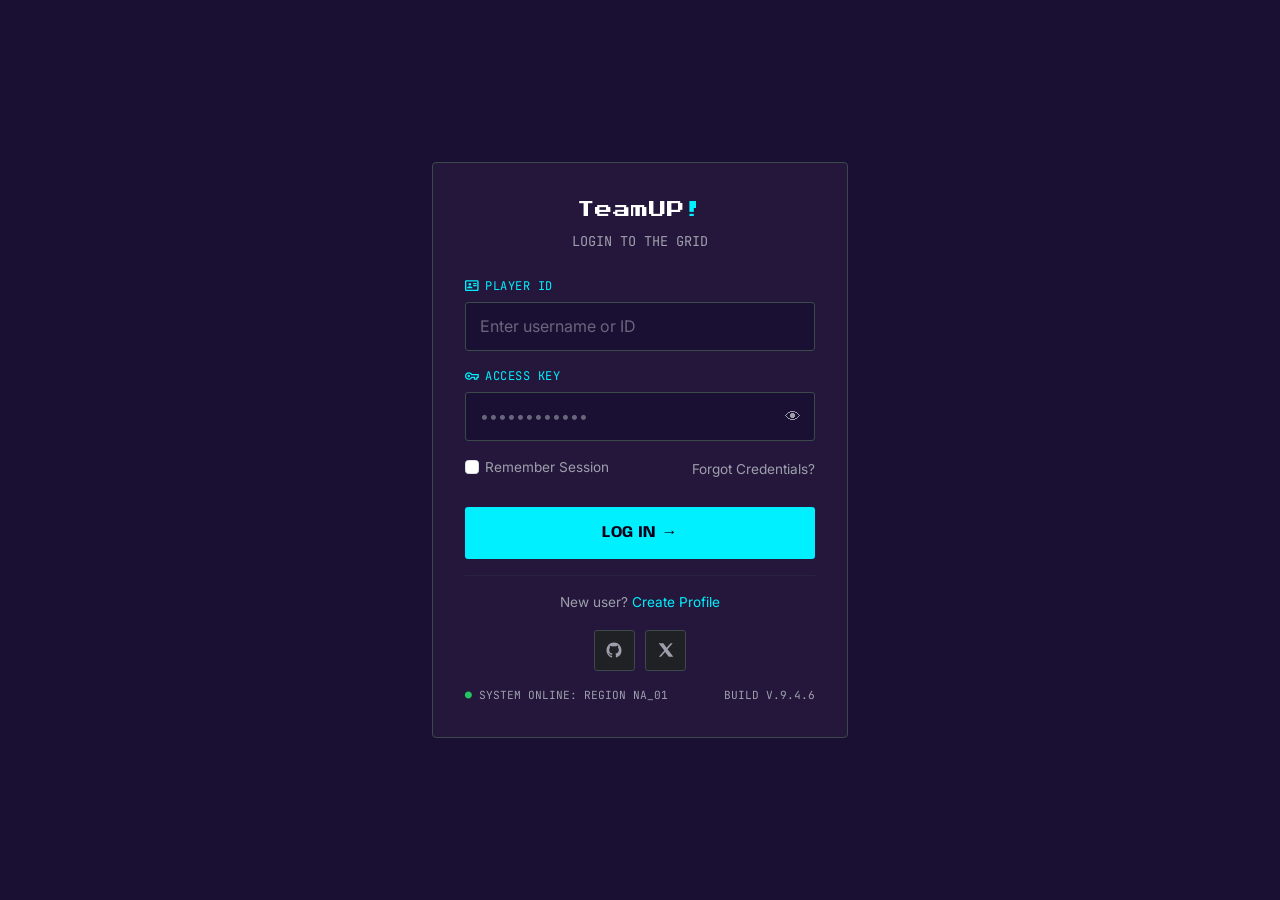
<file: secciones/login.html>
<!DOCTYPE html>
<html lang="es">
<head>
  <meta charset="UTF-8">
  <meta name="viewport" content="width=device-width, initial-scale=1.0">
  <title>Log In - TeamUP!</title>

  <link href="https://cdn.jsdelivr.net/npm/bootstrap@5.3.8/dist/css/bootstrap.min.css" rel="stylesheet">
  <link rel="preconnect" href="https://fonts.googleapis.com">
  <link rel="preconnect" href="https://fonts.gstatic.com" crossorigin>
  <link href="https://fonts.googleapis.com/css2?family=Press+Start+2P&family=Anybody:wght@600;800&family=Inter:wght@400;500&family=JetBrains+Mono:wght@500&display=swap" rel="stylesheet">
  <link rel="stylesheet" href="../assets/css/style.css">
</head>
<body>

  <main class="auth-wrapper">
    <div class="auth-card">

      <a href="../index.html" class="auth-logo text-decoration-none">
        TeamUP<span class="text-accent">!</span>
      </a>
      <p class="auth-subtitle mb-4">LOGIN TO THE GRID</p>

      <!-- Banner de feedback general (lo muestra/oculta el JS) -->
      <div class="form-feedback feedback-success" id="loginFeedback" role="alert" aria-live="polite"></div>

      <!-- novalidate: apagamos la validación nativa del navegador para
           controlar nosotros mismos los mensajes de error con JS -->
      <form id="formLogin" novalidate>

        <div class="mb-3">
          <label for="playerId" class="form-label-game">
            <span class="label-icon">
              <svg xmlns="http://www.w3.org/2000/svg" width="12" height="10" fill="none" viewBox="0 0 12 10"><path fill="#00f0ff" d="M7 5.25h2.917V4.083H7zM7 3.5h2.917V2.333H7zM1.75 7h4.667v-.32q0-.657-.642-1.044-.642-.386-1.692-.386t-1.691.386T1.75 6.68zm2.333-2.333q.482 0 .824-.343.343-.343.343-.824t-.343-.824a1.12 1.12 0 0 0-.824-.343q-.48 0-.824.343a1.12 1.12 0 0 0-.342.824q0 .48.342.824.344.342.824.343M1.167 9.333q-.482 0-.824-.342A1.12 1.12 0 0 1 0 8.167v-7Q0 .685.343.343.685 0 1.167 0H10.5q.48 0 .824.343.342.342.343.824v7q0 .48-.343.824a1.12 1.12 0 0 1-.824.342zm0-1.166H10.5v-7H1.167zm0 0v-7z"/></svg>
            </span>
            Player ID
          </label>
          <input type="text" class="form-control-game" id="playerId"
                 name="playerId" placeholder="Enter username or ID"
                 aria-describedby="playerIdError">
          <p class="form-error-text" id="playerIdError">Ingresá tu Player ID.</p>
        </div>

        <div class="mb-3">
          <label for="accessKey" class="form-label-game">
            <span class="label-icon">
             <svg xmlns="http://www.w3.org/2000/svg" width="13" height="7" fill="none" viewBox="0 0 13 7"><path fill="#00f0ff" d="M3.5 7Q2.042 7 1.02 5.98 0 4.957 0 3.5t1.02-2.48Q2.043 0 3.5 0q.963 0 1.765.481.801.482 1.268 1.269h6.3v3.5h-1.166V7h-3.5V5.25H6.533a3.6 3.6 0 0 1-1.268 1.269A3.37 3.37 0 0 1 3.5 7m0-1.167q.963 0 1.546-.59t.7-1.16h3.587v1.75H10.5v-1.75h1.167V2.917H5.746q-.117-.57-.7-1.16-.584-.59-1.546-.59t-1.648.685A2.25 2.25 0 0 0 1.167 3.5q0 .963.685 1.648a2.25 2.25 0 0 0 1.648.685m0-1.166q.48 0 .824-.343.342-.343.343-.824 0-.48-.343-.824a1.12 1.12 0 0 0-.824-.343q-.48 0-.824.343a1.12 1.12 0 0 0-.343.824q0 .48.343.824.343.342.824.343"/></svg>
            </span>
            Access Key
          </label>
          <div class="password-field">
            <input type="password" class="form-control-game" id="accessKey"
                   name="accessKey" placeholder="••••••••••••"
                   aria-describedby="accessKeyError">
            <button type="button" class="password-toggle" id="togglePassword"
                    aria-label="Mostrar u ocultar contraseña">👁</button>
          </div>
          <p class="form-error-text" id="accessKeyError">Ingresá tu contraseña.</p>
        </div>

        <div class="d-flex justify-content-between align-items-center mb-4">
          <div class="form-check form-check-game">
            <input class="form-check-input" type="checkbox" id="rememberSession">
            <label class="form-check-label" for="rememberSession">Remember Session</label>
          </div>
          <a href="#" class="form-check-game text-decoration-none">Forgot Credentials?</a>
        </div>

        <button type="submit" class="btn btn-accent w-100">LOG IN →</button>

        <hr class="auth-divider">

        <p class="text-center form-check-game mb-3">
          New user? <a href="registro.html">Create Profile</a>
        </p>

        <div class="social-row">
          <a href="#" class="social-btn" aria-label="Continuar con GitHub">
            <svg width="18" height="18" viewBox="0 0 24 24" fill="currentColor">
              <path d="M12 2C6.48 2 2 6.58 2 12.25c0 4.5 2.87 8.32 6.84 9.67.5.1.68-.22.68-.49 0-.24-.01-1.04-.01-1.88-2.78.62-3.37-1.2-3.37-1.2-.45-1.18-1.11-1.5-1.11-1.5-.91-.64.07-.63.07-.63 1 .07 1.53 1.06 1.53 1.06.9 1.57 2.36 1.12 2.93.85.09-.66.34-1.12.62-1.37-2.22-.26-4.56-1.14-4.56-5.07 0-1.12.39-2.03 1.03-2.75-.1-.26-.45-1.31.1-2.73 0 0 .84-.27 2.76 1.05A9.4 9.4 0 0 1 12 6.84c.85 0 1.71.12 2.51.34 1.92-1.32 2.76-1.05 2.76-1.05.55 1.42.2 2.47.1 2.73.64.72 1.03 1.63 1.03 2.75 0 3.94-2.35 4.81-4.58 5.06.36.32.67.94.67 1.9 0 1.37-.01 2.48-.01 2.81 0 .27.18.6.69.49A10.02 10.02 0 0 0 22 12.25C22 6.58 17.52 2 12 2z"/>
            </svg>
          </a>
          <a href="#" class="social-btn" aria-label="Continuar con Twitter / X">
            <svg width="16" height="16" viewBox="0 0 24 24" fill="currentColor">
              <path d="M18.9 2H22l-7.6 8.7L23 22h-6.9l-5.4-7.1L4.4 22H1.3l8.2-9.3L1 2h7l4.9 6.5L18.9 2z"/>
            </svg>
          </a>
        </div>

      </form>

      <div class="status-bar">
        <span><span class="status-dot">●</span> SYSTEM ONLINE: REGION NA_01</span>
        <span>BUILD V.9.4.6</span>
      </div>

    </div>
  </main>

  <script src="https://cdn.jsdelivr.net/npm/bootstrap@5.3.8/dist/js/bootstrap.bundle.min.js"></script>
  <script src="../assets/js/script.js"></script>
</body>
</html>
</file>
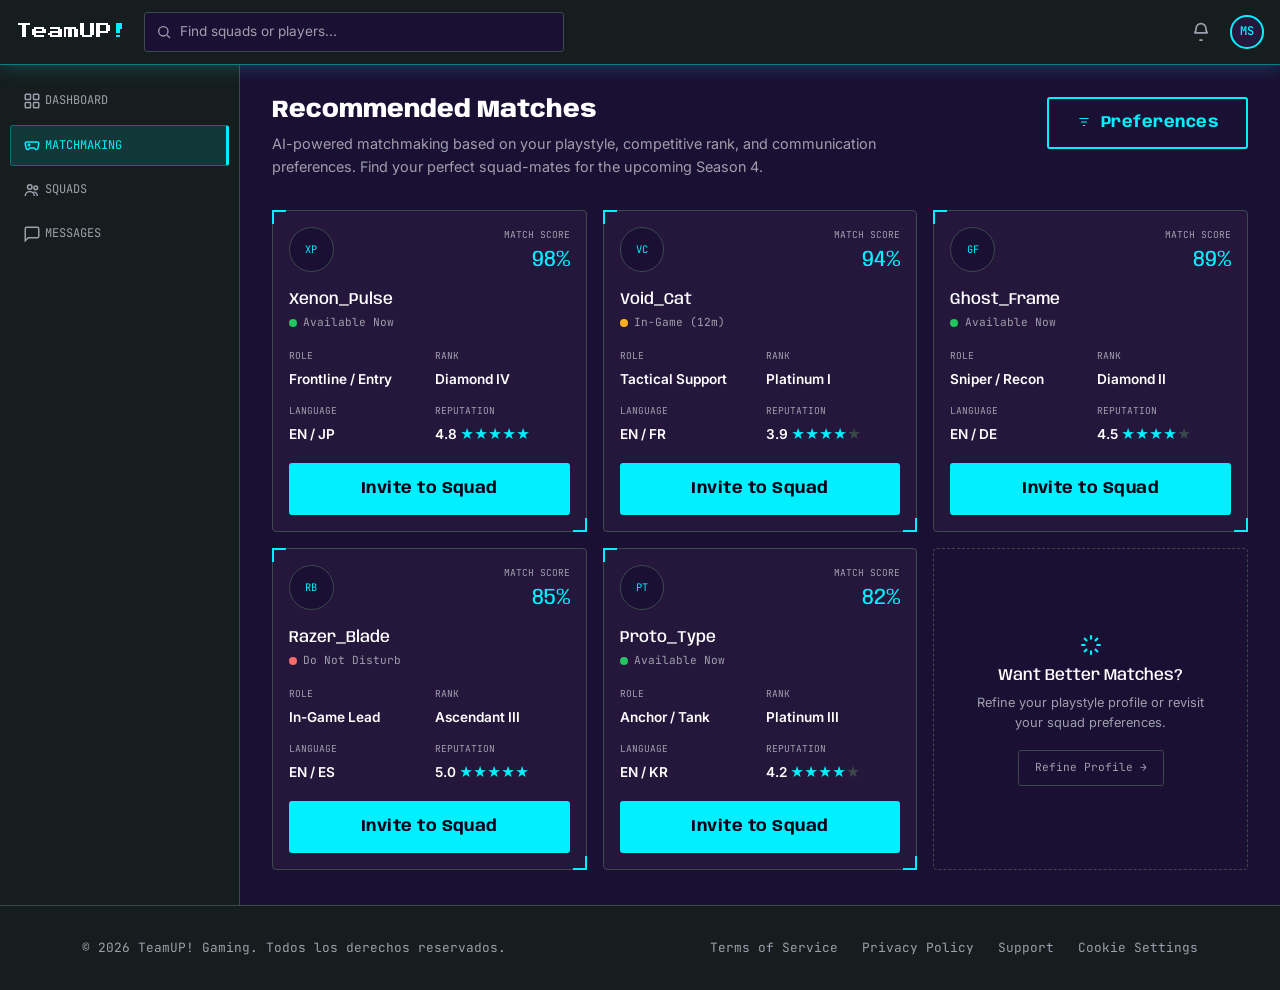
<file: secciones/matchmaking.html>
<!DOCTYPE html>
<html lang="es">
<head>
  <meta charset="UTF-8">
  <meta name="viewport" content="width=device-width, initial-scale=1.0">
  <title>Matchmaking - TeamUP!</title>

  <link href="https://cdn.jsdelivr.net/npm/bootstrap@5.3.8/dist/css/bootstrap.min.css" rel="stylesheet">
  <link rel="preconnect" href="https://fonts.googleapis.com">
  <link rel="preconnect" href="https://fonts.gstatic.com" crossorigin>
  <link href="https://fonts.googleapis.com/css2?family=Press+Start+2P&family=Anybody:wght@600;800&family=Inter:wght@400;500&family=JetBrains+Mono:wght@500&display=swap" rel="stylesheet">
  <link rel="stylesheet" href="../assets/css/style.css">
</head>
<body>

  <!-- ===================== HEADER DE LA APP (compartido) ===================== -->
  <header class="app-header">
    <a href="../index.html" class="logo text-decoration-none">TeamUP<span class="text-accent">!</span></a>

    <div class="app-search">
      <svg width="16" height="16" viewBox="0 0 24 24" fill="none" stroke="currentColor" stroke-width="2">
        <circle cx="11" cy="11" r="7"/><path d="M21 21l-4.3-4.3"/>
      </svg>
      <input type="text" placeholder="Find squads or players...">
    </div>

    <div class="app-header-actions">
      <div class="notif-menu">
        <button class="icon-btn" id="notifMenuToggle" aria-label="Notificaciones" aria-haspopup="true" aria-expanded="false">
          <svg width="20" height="20" viewBox="0 0 24 24" fill="none" stroke="currentColor" stroke-width="2">
            <path d="M18 8a6 6 0 1 0-12 0c0 4-2 5-2 5h16s-2-1-2-5"/>
            <path d="M13.7 21a2 2 0 0 1-3.4 0"/>
          </svg>
        </button>
        <div class="notif-dropdown" id="notifDropdown">
          <p class="notif-empty">No notifications</p>
        </div>
      </div>
      <div class="profile-menu">
        <button type="button" class="avatar-sm" id="profileMenuToggle" aria-haspopup="true" aria-expanded="false" aria-label="Abrir menu de perfil">MS</button>
        <div class="profile-dropdown" id="profileDropdown">
          <a href="edit-profile.html" class="profile-dropdown-item">
            <svg viewBox="0 0 24 24" fill="none" stroke="currentColor" stroke-width="2"><circle cx="12" cy="8" r="4"/><path d="M4 20c0-4 3.5-7 8-7s8 3 8 7"/></svg>
            My Profile
          </a>
          <div class="profile-dropdown-divider"></div>
          <button type="button" class="profile-dropdown-item" id="logoutBtn">
            <svg viewBox="0 0 24 24" fill="none" stroke="currentColor" stroke-width="2"><path d="M12 3v9"/><path d="M18 7a8 8 0 1 1-12 0"/></svg>
            Log Out
          </button>
        </div>
      </div>
    </div>
  </header>

  <div class="app-shell">

    <!-- ===================== SIDEBAR (compartido) ===================== -->
    <aside class="app-sidebar">
      <nav aria-label="Navegación de la app">
        <ul class="sidebar-nav">
          <li>
            <a href="dashboard.html" class="sidebar-link">
              <svg viewBox="0 0 24 24" fill="none" stroke="currentColor" stroke-width="2">
                <rect x="3" y="3" width="7" height="7" rx="1"/><rect x="14" y="3" width="7" height="7" rx="1"/>
                <rect x="3" y="14" width="7" height="7" rx="1"/><rect x="14" y="14" width="7" height="7" rx="1"/>
              </svg>
              Dashboard
            </a>
          </li>
          <li>
            <a href="matchmaking.html" class="sidebar-link active">
              <svg viewBox="0 0 24 24" fill="none" stroke="currentColor" stroke-width="2">
                <path d="M6 12h4M8 10v4M15 11h.01M18 13h.01"/>
                <path d="M5 8h14a2 2 0 0 1 2 2.5l-1.2 6A2 2 0 0 1 17.8 18H17l-2-2H9l-2 2h-.8a2 2 0 0 1-1.97-1.5l-1.2-6A2 2 0 0 1 5 8z"/>
              </svg>
              Matchmaking
            </a>
          </li>
          <li>
            <a href="squads.html" class="sidebar-link">
              <svg viewBox="0 0 24 24" fill="none" stroke="currentColor" stroke-width="2">
                <circle cx="9" cy="8" r="3"/><circle cx="17" cy="9" r="2.5"/>
                <path d="M3 20c0-3.3 2.7-6 6-6s6 2.7 6 6M14 14.5c2.8.3 5 2.5 5 5.5"/>
              </svg>
              Squads
            </a>
          </li>
          <li>
            <a href="messages.html" class="sidebar-link">
              <svg viewBox="0 0 24 24" fill="none" stroke="currentColor" stroke-width="2">
                <path d="M21 15a2 2 0 0 1-2 2H7l-4 4V5a2 2 0 0 1 2-2h14a2 2 0 0 1 2 2z"/>
              </svg>
              Messages
            </a>
          </li>
        </ul>
      </nav>
    </aside>

    <!-- ===================== CONTENIDO DE MATCHMAKING ===================== -->
    <main class="app-main">

      <div class="page-header-row">
        <div>
          <h1>Recommended Matches</h1>
          <p>
            AI-powered matchmaking based on your playstyle, competitive rank, and
            communication preferences. Find your perfect squad-mates for the
            upcoming Season 4.
          </p>
        </div>
        <button class="btn btn-outline-accent">
          <svg width="14" height="14" viewBox="0 0 24 24" fill="none" stroke="currentColor" stroke-width="2" style="vertical-align:-2px; margin-right:0.3rem;">
            <path d="M4 6h16M7 12h10M10 18h4"/>
          </svg>
          Preferences
        </button>
      </div>

      <div class="matchmaking-grid">

        <!-- Card 1 -->
        <article class="match-card">
          <div class="match-card-top">
            <div class="member-avatar" style="width:2.8rem;height:2.8rem;">XP</div>
            <div class="score-badge">
              <span class="label">Match Score</span>
              <span class="value">98%</span>
            </div>
          </div>
          <h3>Xenon_Pulse</h3>
          <p class="player-status"><span class="status-dot-ind is-available"></span> Available Now</p>
          <div class="stat-grid">
            <div><span class="stat-label">Role</span><span class="stat-value">Frontline / Entry</span></div>
            <div><span class="stat-label">Rank</span><span class="stat-value">Diamond IV</span></div>
            <div><span class="stat-label">Language</span><span class="stat-value">EN / JP</span></div>
            <div>
              <span class="stat-label">Reputation</span>
              <span class="stat-value">4.8 <span class="stars"><span class="filled">★★★★★</span></span></span>
            </div>
          </div>
          <button class="btn btn-accent w-100">Invite to Squad</button>
        </article>

        <!-- Card 2 -->
        <article class="match-card">
          <div class="match-card-top">
            <div class="member-avatar" style="width:2.8rem;height:2.8rem;">VC</div>
            <div class="score-badge">
              <span class="label">Match Score</span>
              <span class="value">94%</span>
            </div>
          </div>
          <h3>Void_Cat</h3>
          <p class="player-status"><span class="status-dot-ind is-busy"></span> In-Game (12m)</p>
          <div class="stat-grid">
            <div><span class="stat-label">Role</span><span class="stat-value">Tactical Support</span></div>
            <div><span class="stat-label">Rank</span><span class="stat-value">Platinum I</span></div>
            <div><span class="stat-label">Language</span><span class="stat-value">EN / FR</span></div>
            <div>
              <span class="stat-label">Reputation</span>
              <span class="stat-value">3.9 <span class="stars"><span class="filled">★★★★</span><span class="empty">★</span></span></span>
            </div>
          </div>
          <button class="btn btn-accent w-100">Invite to Squad</button>
        </article>

        <!-- Card 3 -->
        <article class="match-card">
          <div class="match-card-top">
            <div class="member-avatar" style="width:2.8rem;height:2.8rem;">GF</div>
            <div class="score-badge">
              <span class="label">Match Score</span>
              <span class="value">89%</span>
            </div>
          </div>
          <h3>Ghost_Frame</h3>
          <p class="player-status"><span class="status-dot-ind is-available"></span> Available Now</p>
          <div class="stat-grid">
            <div><span class="stat-label">Role</span><span class="stat-value">Sniper / Recon</span></div>
            <div><span class="stat-label">Rank</span><span class="stat-value">Diamond II</span></div>
            <div><span class="stat-label">Language</span><span class="stat-value">EN / DE</span></div>
            <div>
              <span class="stat-label">Reputation</span>
              <span class="stat-value">4.5 <span class="stars"><span class="filled">★★★★</span><span class="empty">★</span></span></span>
            </div>
          </div>
          <button class="btn btn-accent w-100">Invite to Squad</button>
        </article>

        <!-- Card 4 -->
        <article class="match-card">
          <div class="match-card-top">
            <div class="member-avatar" style="width:2.8rem;height:2.8rem;">RB</div>
            <div class="score-badge">
              <span class="label">Match Score</span>
              <span class="value">85%</span>
            </div>
          </div>
          <h3>Razer_Blade</h3>
          <p class="player-status"><span class="status-dot-ind is-dnd"></span> Do Not Disturb</p>
          <div class="stat-grid">
            <div><span class="stat-label">Role</span><span class="stat-value">In-Game Lead</span></div>
            <div><span class="stat-label">Rank</span><span class="stat-value">Ascendant III</span></div>
            <div><span class="stat-label">Language</span><span class="stat-value">EN / ES</span></div>
            <div>
              <span class="stat-label">Reputation</span>
              <span class="stat-value">5.0 <span class="stars"><span class="filled">★★★★★</span></span></span>
            </div>
          </div>
          <button class="btn btn-accent w-100">Invite to Squad</button>
        </article>

        <!-- Card 5 -->
        <article class="match-card">
          <div class="match-card-top">
            <div class="member-avatar" style="width:2.8rem;height:2.8rem;">PT</div>
            <div class="score-badge">
              <span class="label">Match Score</span>
              <span class="value">82%</span>
            </div>
          </div>
          <h3>Proto_Type</h3>
          <p class="player-status"><span class="status-dot-ind is-available"></span> Available Now</p>
          <div class="stat-grid">
            <div><span class="stat-label">Role</span><span class="stat-value">Anchor / Tank</span></div>
            <div><span class="stat-label">Rank</span><span class="stat-value">Platinum III</span></div>
            <div><span class="stat-label">Language</span><span class="stat-value">EN / KR</span></div>
            <div>
              <span class="stat-label">Reputation</span>
              <span class="stat-value">4.2 <span class="stars"><span class="filled">★★★★</span><span class="empty">★</span></span></span>
            </div>
          </div>
          <button class="btn btn-accent w-100">Invite to Squad</button>
        </article>

        <!-- Card CTA: completa la grilla, no es un jugador real -->
        <article class="cta-mini-card">
          <svg width="26" height="26" viewBox="0 0 24 24" fill="none" stroke="currentColor" stroke-width="2">
            <path d="M12 3v4M12 17v4M3 12h4M17 12h4M5.6 5.6l2.8 2.8M15.6 15.6l2.8 2.8M5.6 18.4l2.8-2.8M15.6 8.4l2.8-2.8"/>
          </svg>
          <h3>Want Better Matches?</h3>
          <p>Refine your playstyle profile or revisit your squad preferences.</p>
          <a href="edit-profile.html" class="btn-text-link" style="width:auto; padding:0.5rem 1rem;">Refine Profile →</a>
        </article>

      </div>

    </main>
  </div>

  <!-- ===================== FOOTER (compartido) ===================== -->
  <footer class="site-footer">
    <div class="container d-flex flex-column flex-md-row justify-content-between align-items-center gap-3">
      <p class="mb-0">© <span id="anioActual"></span> TeamUP! Gaming. Todos los derechos reservados.</p>
      <ul class="footer-links list-unstyled d-flex gap-4 mb-0">
        <li><a href="terminos.html">Terms of Service</a></li>
        <li><a href="privacidad.html">Privacy Policy</a></li>
        <li><a href="soporte.html">Support</a></li>
        <li><a href="cookies.html">Cookie Settings</a></li>
      </ul>
    </div>
  </footer>

  <script src="https://cdn.jsdelivr.net/npm/bootstrap@5.3.8/dist/js/bootstrap.bundle.min.js"></script>
  <script src="../assets/js/script.js"></script>
</body>
</html>
</file>
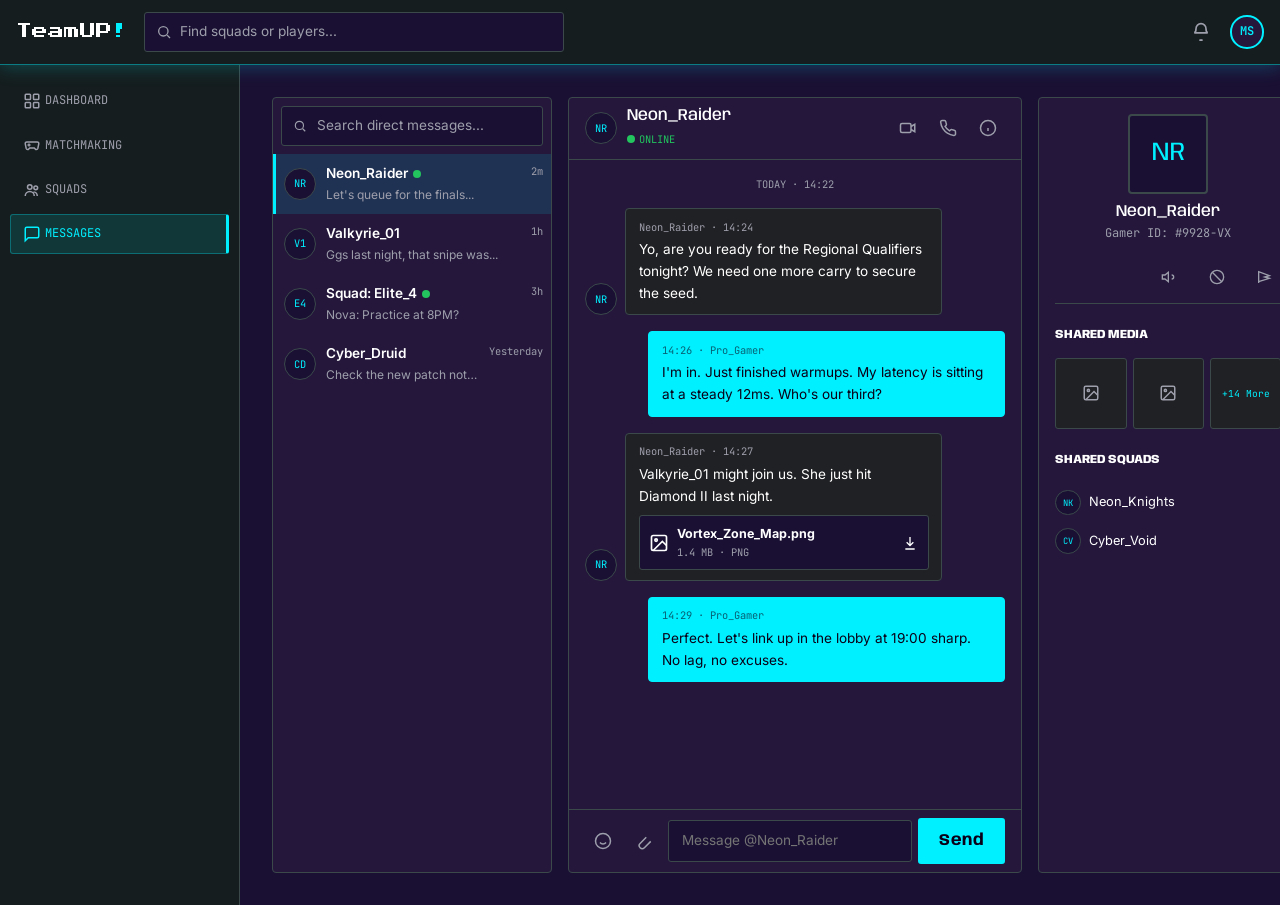
<file: secciones/messages.html>
<!DOCTYPE html>
<html lang="es">
<head>
  <meta charset="UTF-8">
  <meta name="viewport" content="width=device-width, initial-scale=1.0">
  <title>Messages - TeamUP!</title>

  <link href="https://cdn.jsdelivr.net/npm/bootstrap@5.3.8/dist/css/bootstrap.min.css" rel="stylesheet">
  <link rel="preconnect" href="https://fonts.googleapis.com">
  <link rel="preconnect" href="https://fonts.gstatic.com" crossorigin>
  <link href="https://fonts.googleapis.com/css2?family=Press+Start+2P&family=Anybody:wght@600;800&family=Inter:wght@400;500&family=JetBrains+Mono:wght@500&display=swap" rel="stylesheet">
  <link rel="stylesheet" href="../assets/css/style.css">
</head>
<body>

  <!-- ===================== HEADER DE LA APP (compartido) ===================== -->
  <header class="app-header">
    <a href="../index.html" class="logo text-decoration-none">TeamUP<span class="text-accent">!</span></a>

    <div class="app-search">
      <svg width="16" height="16" viewBox="0 0 24 24" fill="none" stroke="currentColor" stroke-width="2">
        <circle cx="11" cy="11" r="7"/><path d="M21 21l-4.3-4.3"/>
      </svg>
      <input type="text" placeholder="Find squads or players...">
    </div>

    <div class="app-header-actions">
      <div class="notif-menu">
        <button class="icon-btn" id="notifMenuToggle" aria-label="Notificaciones" aria-haspopup="true" aria-expanded="false">
          <svg width="20" height="20" viewBox="0 0 24 24" fill="none" stroke="currentColor" stroke-width="2">
            <path d="M18 8a6 6 0 1 0-12 0c0 4-2 5-2 5h16s-2-1-2-5"/>
            <path d="M13.7 21a2 2 0 0 1-3.4 0"/>
          </svg>
        </button>
        <div class="notif-dropdown" id="notifDropdown">
          <p class="notif-empty">No notifications</p>
        </div>
      </div>
      <div class="profile-menu">
        <button type="button" class="avatar-sm" id="profileMenuToggle" aria-haspopup="true" aria-expanded="false" aria-label="Abrir menu de perfil">MS</button>
        <div class="profile-dropdown" id="profileDropdown">
          <a href="edit-profile.html" class="profile-dropdown-item">
            <svg viewBox="0 0 24 24" fill="none" stroke="currentColor" stroke-width="2"><circle cx="12" cy="8" r="4"/><path d="M4 20c0-4 3.5-7 8-7s8 3 8 7"/></svg>
            My Profile
          </a>
          <div class="profile-dropdown-divider"></div>
          <button type="button" class="profile-dropdown-item" id="logoutBtn">
            <svg viewBox="0 0 24 24" fill="none" stroke="currentColor" stroke-width="2"><path d="M12 3v9"/><path d="M18 7a8 8 0 1 1-12 0"/></svg>
            Log Out
          </button>
        </div>
      </div>
    </div>
  </header>

  <div class="app-shell">

    <!-- ===================== SIDEBAR (compartido) ===================== -->
    <aside class="app-sidebar">
      <nav aria-label="Navegación de la app">
        <ul class="sidebar-nav">
          <li>
            <a href="dashboard.html" class="sidebar-link">
              <svg viewBox="0 0 24 24" fill="none" stroke="currentColor" stroke-width="2">
                <rect x="3" y="3" width="7" height="7" rx="1"/><rect x="14" y="3" width="7" height="7" rx="1"/>
                <rect x="3" y="14" width="7" height="7" rx="1"/><rect x="14" y="14" width="7" height="7" rx="1"/>
              </svg>
              Dashboard
            </a>
          </li>
          <li>
            <a href="matchmaking.html" class="sidebar-link">
              <svg viewBox="0 0 24 24" fill="none" stroke="currentColor" stroke-width="2">
                <path d="M6 12h4M8 10v4M15 11h.01M18 13h.01"/>
                <path d="M5 8h14a2 2 0 0 1 2 2.5l-1.2 6A2 2 0 0 1 17.8 18H17l-2-2H9l-2 2h-.8a2 2 0 0 1-1.97-1.5l-1.2-6A2 2 0 0 1 5 8z"/>
              </svg>
              Matchmaking
            </a>
          </li>
          <li>
            <a href="squads.html" class="sidebar-link">
              <svg viewBox="0 0 24 24" fill="none" stroke="currentColor" stroke-width="2">
                <circle cx="9" cy="8" r="3"/><circle cx="17" cy="9" r="2.5"/>
                <path d="M3 20c0-3.3 2.7-6 6-6s6 2.7 6 6M14 14.5c2.8.3 5 2.5 5 5.5"/>
              </svg>
              Squads
            </a>
          </li>
          <li>
            <a href="messages.html" class="sidebar-link active">
              <svg viewBox="0 0 24 24" fill="none" stroke="currentColor" stroke-width="2">
                <path d="M21 15a2 2 0 0 1-2 2H7l-4 4V5a2 2 0 0 1 2-2h14a2 2 0 0 1 2 2z"/>
              </svg>
              Messages
            </a>
          </li>
        </ul>
      </nav>
    </aside>

    <!-- ===================== CONTENIDO DE MESSAGES ===================== -->
    <main class="app-main messages-main">

      <div class="messages-layout">

        <!-- Columna 1: lista de conversaciones -->
        <aside class="conversations-panel">
          <div class="app-search conv-search">
            <svg width="14" height="14" viewBox="0 0 24 24" fill="none" stroke="currentColor" stroke-width="2">
              <circle cx="11" cy="11" r="7"/><path d="M21 21l-4.3-4.3"/>
            </svg>
            <input type="text" placeholder="Search direct messages...">
          </div>

          <ul class="conv-list">
            <li class="conv-item active" data-conv="neon_raider">
              <div class="member-avatar">NR</div>
              <div class="conv-info">
                <span class="conv-name">Neon_Raider <span class="status-dot-ind is-available"></span></span>
                <span class="conv-preview">Let's queue for the finals...</span>
              </div>
              <span class="conv-time">2m</span>
            </li>
            <li class="conv-item" data-conv="valkyrie">
              <div class="member-avatar">V1</div>
              <div class="conv-info">
                <span class="conv-name">Valkyrie_01</span>
                <span class="conv-preview">Ggs last night, that snipe was...</span>
              </div>
              <span class="conv-time">1h</span>
            </li>
            <li class="conv-item" data-conv="elite4">
              <div class="member-avatar">E4</div>
              <div class="conv-info">
                <span class="conv-name">Squad: Elite_4 <span class="status-dot-ind is-available"></span></span>
                <span class="conv-preview">Nova: Practice at 8PM?</span>
              </div>
              <span class="conv-time">3h</span>
            </li>
            <li class="conv-item" data-conv="cyberdruid">
              <div class="member-avatar">CD</div>
              <div class="conv-info">
                <span class="conv-name">Cyber_Druid</span>
                <span class="conv-preview">Check the new patch notes...</span>
              </div>
              <span class="conv-time">Yesterday</span>
            </li>
          </ul>
        </aside>

        <!-- Columna 2: chat activo -->
        <section class="chat-window">

          <div class="chat-header">
            <div class="chat-header-info">
              <div class="member-avatar">NR</div>
              <div>
                <h2>Neon_Raider</h2>
                <span class="status-pill is-available"><span class="status-dot-ind is-available"></span> Online</span>
              </div>
            </div>
            <div class="chat-header-actions">
              <button class="icon-btn" aria-label="Videollamada">
                <svg width="18" height="18" viewBox="0 0 24 24" fill="none" stroke="currentColor" stroke-width="2">
                  <rect x="2" y="6" width="14" height="12" rx="2"/><path d="M16 10l5-3v10l-5-3"/>
                </svg>
              </button>
              <button class="icon-btn" aria-label="Llamada">
                <svg width="18" height="18" viewBox="0 0 24 24" fill="none" stroke="currentColor" stroke-width="2">
                  <path d="M22 16.9v3a2 2 0 0 1-2.2 2 19.8 19.8 0 0 1-8.6-3 19.5 19.5 0 0 1-6-6 19.8 19.8 0 0 1-3-8.7A2 2 0 0 1 4.1 2h3a2 2 0 0 1 2 1.7c.1 1 .4 2 .7 2.9a2 2 0 0 1-.5 2.1L8.1 9.9a16 16 0 0 0 6 6l1.2-1.2a2 2 0 0 1 2.1-.5c.9.3 1.9.6 2.9.7a2 2 0 0 1 1.7 2z"/>
                </svg>
              </button>
              <button class="icon-btn" aria-label="Ver perfil">
                <svg width="18" height="18" viewBox="0 0 24 24" fill="none" stroke="currentColor" stroke-width="2">
                  <circle cx="12" cy="12" r="10"/><path d="M12 16v-4M12 8h.01"/>
                </svg>
              </button>
            </div>
          </div>

          <div class="chat-messages" id="chatMessages">
            <div class="chat-date-divider">Today · 14:22</div>

            <div class="msg-row msg-in">
              <div class="member-avatar">NR</div>
              <div class="msg-bubble">
                <div class="msg-meta">Neon_Raider · 14:24</div>
                <p>Yo, are you ready for the Regional Qualifiers tonight? We need one more carry to secure the seed.</p>
              </div>
            </div>

            <div class="msg-row msg-out">
              <div class="msg-bubble">
                <div class="msg-meta">14:26 · Pro_Gamer</div>
                <p>I'm in. Just finished warmups. My latency is sitting at a steady 12ms. Who's our third?</p>
              </div>
            </div>

            <div class="msg-row msg-in">
              <div class="member-avatar">NR</div>
              <div class="msg-bubble">
                <div class="msg-meta">Neon_Raider · 14:27</div>
                <p>Valkyrie_01 might join us. She just hit Diamond II last night.</p>
                <a href="#" class="msg-attachment">
                  <svg width="20" height="20" viewBox="0 0 24 24" fill="none" stroke="currentColor" stroke-width="2">
                    <rect x="3" y="3" width="18" height="18" rx="2"/><circle cx="8.5" cy="8.5" r="1.5"/><path d="M21 15l-5-5L5 21"/>
                  </svg>
                  <span class="attachment-info">
                    <strong>Vortex_Zone_Map.png</strong>
                    <small>1.4 MB · PNG</small>
                  </span>
                  <svg width="16" height="16" viewBox="0 0 24 24" fill="none" stroke="currentColor" stroke-width="2">
                    <path d="M12 3v12M7 11l5 5 5-5M5 21h14"/>
                  </svg>
                </a>
              </div>
            </div>

            <div class="msg-row msg-out">
              <div class="msg-bubble">
                <div class="msg-meta">14:29 · Pro_Gamer</div>
                <p>Perfect. Let's link up in the lobby at 19:00 sharp. No lag, no excuses.</p>
              </div>
            </div>
          </div>

          <form class="chat-input-row" id="formMensaje">
            <button type="button" class="icon-btn" aria-label="Insertar emoji">
              <svg width="18" height="18" viewBox="0 0 24 24" fill="none" stroke="currentColor" stroke-width="2">
                <circle cx="12" cy="12" r="10"/><path d="M8 14s1.5 2 4 2 4-2 4-2M9 9h.01M15 9h.01"/>
              </svg>
            </button>
            <button type="button" class="icon-btn" aria-label="Adjuntar archivo">
              <svg width="18" height="18" viewBox="0 0 24 24" fill="none" stroke="currentColor" stroke-width="2">
                <path d="M21 12.5l-8.5 8.5a4 4 0 0 1-5.7-5.7L15 7"/>
              </svg>
            </button>
            <input type="text" id="inputMensaje" placeholder="Message @Neon_Raider" aria-label="Escribir mensaje">
            <button type="submit" class="btn btn-accent">Send</button>
          </form>

        </section>

        <!-- Columna 3: perfil del contacto (solo desktop, 1024px+) -->
        <aside class="chat-profile-panel">
          <div class="avatar-lg" style="margin:0 auto;">NR</div>
          <h3>Neon_Raider</h3>
          <p class="profile-meta">Gamer ID: #9928-VX</p>

          <div class="profile-actions-row">
            <button class="icon-btn" aria-label="Silenciar">
              <svg width="16" height="16" viewBox="0 0 24 24" fill="none" stroke="currentColor" stroke-width="2">
                <path d="M11 5L6 9H2v6h4l5 4V5z"/><path d="M16 9a3 3 0 0 1 0 6"/>
              </svg>
            </button>
            <button class="icon-btn" aria-label="Bloquear">
              <svg width="16" height="16" viewBox="0 0 24 24" fill="none" stroke="currentColor" stroke-width="2">
                <circle cx="12" cy="12" r="10"/><path d="M4.9 4.9l14.2 14.2"/>
              </svg>
            </button>
            <button class="icon-btn" aria-label="Reportar">
              <svg width="16" height="16" viewBox="0 0 24 24" fill="none" stroke="currentColor" stroke-width="2">
                <path d="M4 21V4l16 6-7 2 7 2-16 5"/>
              </svg>
            </button>
          </div>

          <div class="panel-header" style="margin-top:1.5rem;">
            <h4 class="panel-title sm-title">Shared Media</h4>
          </div>
          <div class="shared-media-grid">
            <div class="media-thumb">
              <svg width="18" height="18" viewBox="0 0 24 24" fill="none" stroke="currentColor" stroke-width="2"><rect x="3" y="3" width="18" height="18" rx="2"/><circle cx="8.5" cy="8.5" r="1.5"/><path d="M21 15l-5-5L5 21"/></svg>
            </div>
            <div class="media-thumb">
              <svg width="18" height="18" viewBox="0 0 24 24" fill="none" stroke="currentColor" stroke-width="2"><rect x="3" y="3" width="18" height="18" rx="2"/><circle cx="8.5" cy="8.5" r="1.5"/><path d="M21 15l-5-5L5 21"/></svg>
            </div>
            <a href="#" class="media-thumb more">+14 More</a>
          </div>

          <div class="panel-header" style="margin-top:1.5rem;">
            <h4 class="panel-title sm-title">Shared Squads</h4>
          </div>
          <ul class="shared-squads-list">
            <li>
              <span class="member-avatar">NK</span>
              Neon_Knights
            </li>
            <li>
              <span class="member-avatar">CV</span>
              Cyber_Void
            </li>
          </ul>
        </aside>

      </div>

    </main>
  </div>

  <script src="https://cdn.jsdelivr.net/npm/bootstrap@5.3.8/dist/js/bootstrap.bundle.min.js"></script>
  <script src="../assets/js/script.js"></script>
</body>
</html>
</file>
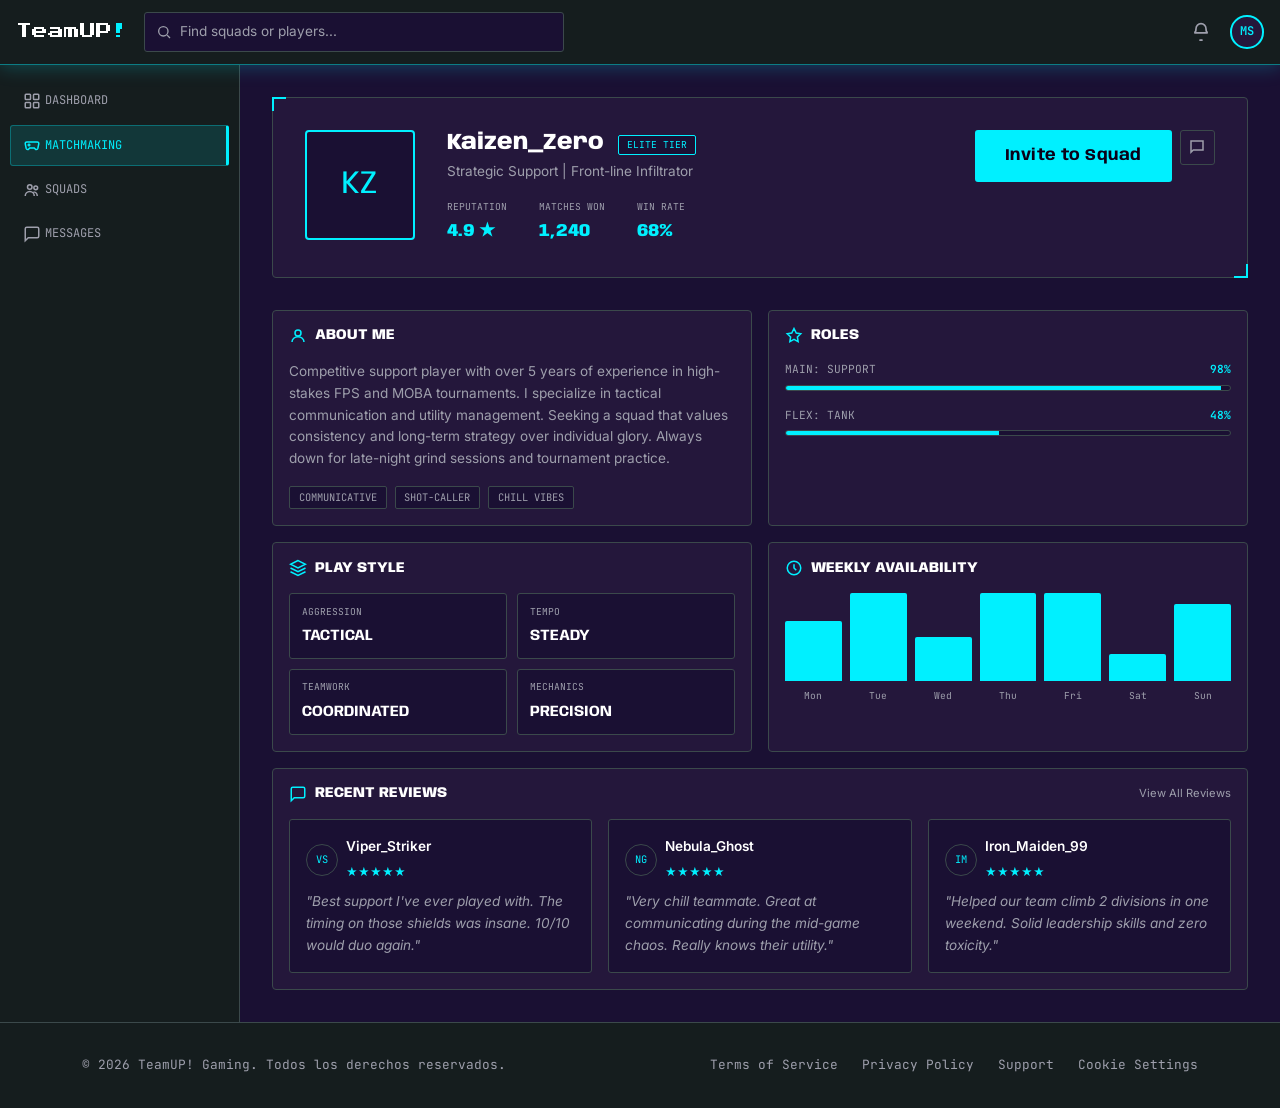
<file: secciones/player-profile.html>
<!DOCTYPE html>
<html lang="es">
<head>
  <meta charset="UTF-8">
  <meta name="viewport" content="width=device-width, initial-scale=1.0">
  <title>Player Profile - TeamUP!</title>

  <link href="https://cdn.jsdelivr.net/npm/bootstrap@5.3.8/dist/css/bootstrap.min.css" rel="stylesheet">
  <link rel="preconnect" href="https://fonts.googleapis.com">
  <link rel="preconnect" href="https://fonts.gstatic.com" crossorigin>
  <link href="https://fonts.googleapis.com/css2?family=Press+Start+2P&family=Anybody:wght@600;800&family=Inter:wght@400;500&family=JetBrains+Mono:wght@500&display=swap" rel="stylesheet">
  <link rel="stylesheet" href="../assets/css/style.css">
</head>
<body>

  <!-- ===================== HEADER DE LA APP (compartido) ===================== -->
  <header class="app-header">
    <a href="../index.html" class="logo text-decoration-none">TeamUP<span class="text-accent">!</span></a>

    <div class="app-search">
      <svg width="16" height="16" viewBox="0 0 24 24" fill="none" stroke="currentColor" stroke-width="2">
        <circle cx="11" cy="11" r="7"/><path d="M21 21l-4.3-4.3"/>
      </svg>
      <input type="text" placeholder="Find squads or players...">
    </div>

    <div class="app-header-actions">
      <div class="notif-menu">
        <button class="icon-btn" id="notifMenuToggle" aria-label="Notificaciones" aria-haspopup="true" aria-expanded="false">
          <svg width="20" height="20" viewBox="0 0 24 24" fill="none" stroke="currentColor" stroke-width="2">
            <path d="M18 8a6 6 0 1 0-12 0c0 4-2 5-2 5h16s-2-1-2-5"/>
            <path d="M13.7 21a2 2 0 0 1-3.4 0"/>
          </svg>
        </button>
        <div class="notif-dropdown" id="notifDropdown">
          <p class="notif-empty">No notifications</p>
        </div>
      </div>
      <div class="profile-menu">
        <button type="button" class="avatar-sm" id="profileMenuToggle" aria-haspopup="true" aria-expanded="false" aria-label="Abrir menu de perfil">MS</button>
        <div class="profile-dropdown" id="profileDropdown">
          <a href="edit-profile.html" class="profile-dropdown-item">
            <svg viewBox="0 0 24 24" fill="none" stroke="currentColor" stroke-width="2"><circle cx="12" cy="8" r="4"/><path d="M4 20c0-4 3.5-7 8-7s8 3 8 7"/></svg>
            My Profile
          </a>
          <div class="profile-dropdown-divider"></div>
          <button type="button" class="profile-dropdown-item" id="logoutBtn">
            <svg viewBox="0 0 24 24" fill="none" stroke="currentColor" stroke-width="2"><path d="M12 3v9"/><path d="M18 7a8 8 0 1 1-12 0"/></svg>
            Log Out
          </button>
        </div>
      </div>
    </div>
  </header>

  <div class="app-shell">

    <!-- ===================== SIDEBAR (compartido) =====================
         Marcamos "Matchmaking" como origen típico de esta pantalla.
         (Simplificación: en este prototipo se llega a este mismo
         perfil estático desde cualquier card de jugador, sea de
         Dashboard o de Matchmaking). -->
    <aside class="app-sidebar">
      <nav aria-label="Navegación de la app">
        <ul class="sidebar-nav">
          <li>
            <a href="dashboard.html" class="sidebar-link">
              <svg viewBox="0 0 24 24" fill="none" stroke="currentColor" stroke-width="2">
                <rect x="3" y="3" width="7" height="7" rx="1"/><rect x="14" y="3" width="7" height="7" rx="1"/>
                <rect x="3" y="14" width="7" height="7" rx="1"/><rect x="14" y="14" width="7" height="7" rx="1"/>
              </svg>
              Dashboard
            </a>
          </li>
          <li>
            <a href="matchmaking.html" class="sidebar-link active">
              <svg viewBox="0 0 24 24" fill="none" stroke="currentColor" stroke-width="2">
                <path d="M6 12h4M8 10v4M15 11h.01M18 13h.01"/>
                <path d="M5 8h14a2 2 0 0 1 2 2.5l-1.2 6A2 2 0 0 1 17.8 18H17l-2-2H9l-2 2h-.8a2 2 0 0 1-1.97-1.5l-1.2-6A2 2 0 0 1 5 8z"/>
              </svg>
              Matchmaking
            </a>
          </li>
          <li>
            <a href="squads.html" class="sidebar-link">
              <svg viewBox="0 0 24 24" fill="none" stroke="currentColor" stroke-width="2">
                <circle cx="9" cy="8" r="3"/><circle cx="17" cy="9" r="2.5"/>
                <path d="M3 20c0-3.3 2.7-6 6-6s6 2.7 6 6M14 14.5c2.8.3 5 2.5 5 5.5"/>
              </svg>
              Squads
            </a>
          </li>
          <li>
            <a href="messages.html" class="sidebar-link">
              <svg viewBox="0 0 24 24" fill="none" stroke="currentColor" stroke-width="2">
                <path d="M21 15a2 2 0 0 1-2 2H7l-4 4V5a2 2 0 0 1 2-2h14a2 2 0 0 1 2 2z"/>
              </svg>
              Messages
            </a>
          </li>
        </ul>
      </nav>
    </aside>

    <!-- ===================== CONTENIDO: PLAYER PROFILE ===================== -->
    <main class="app-main">

      <!-- Hero del jugador -->
      <article class="profile-hero">
        <div class="profile-hero-photo">KZ</div>

        <div class="profile-hero-info">
          <h1>Kaizen_Zero</h1>
          <span class="tier-badge">Elite Tier</span>
          <p class="profile-hero-role">Strategic Support | Front-line Infiltrator</p>

          <div class="mini-stat-row">
            <div class="mini-stat-item">
              <span class="label">Reputation</span>
              <span class="value">4.9 ★</span>
            </div>
            <div class="mini-stat-item">
              <span class="label">Matches Won</span>
              <span class="value">1,240</span>
            </div>
            <div class="mini-stat-item">
              <span class="label">Win Rate</span>
              <span class="value">68%</span>
            </div>
          </div>
        </div>

        <div class="profile-hero-actions">
          <button type="button" class="btn btn-accent">Invite to Squad</button>
          <button type="button" class="icon-btn" style="border:1px solid var(--color-border);" aria-label="Enviar mensaje">
            <svg width="18" height="18" viewBox="0 0 24 24" fill="none" stroke="currentColor" stroke-width="2">
              <path d="M4 4h16v12H7l-3 3z"/>
            </svg>
          </button>
        </div>
      </article>

      <!-- About Me + Roles -->
      <div class="profile-row-2col">
        <div class="panel">
          <div class="panel-header">
            <svg viewBox="0 0 24 24" fill="none" stroke="currentColor" stroke-width="2">
              <circle cx="12" cy="8" r="4"/><path d="M4 20c0-4 3.5-7 8-7s8 3 8 7"/>
            </svg>
            <h2 class="panel-title" style="font-size:0.9rem;">About Me</h2>
          </div>
          <p style="font-size:0.85rem; color: var(--color-text-muted);">
            Competitive support player with over 5 years of experience in high-stakes
            FPS and MOBA tournaments. I specialize in tactical communication and utility
            management. Seeking a squad that values consistency and long-term strategy
            over individual glory. Always down for late-night grind sessions and
            tournament practice.
          </p>
          <div class="d-flex gap-2 flex-wrap">
            <span class="tag-pill">Communicative</span>
            <span class="tag-pill">Shot-Caller</span>
            <span class="tag-pill">Chill Vibes</span>
          </div>
        </div>

        <div class="panel">
          <div class="panel-header">
            <svg viewBox="0 0 24 24" fill="none" stroke="currentColor" stroke-width="2">
              <path d="M12 2l3 6 6 .9-4.5 4.3 1 6.3-5.5-3-5.5 3 1-6.3L3 8.9 9 8z"/>
            </svg>
            <h2 class="panel-title" style="font-size:0.9rem;">Roles</h2>
          </div>

          <div class="progress-row">
            <div class="progress-row-top">
              <span>Main: Support</span>
              <span class="progress-value">98%</span>
            </div>
            <div class="progress-track"><div class="progress-fill" style="width:98%;"></div></div>
          </div>
          <div class="progress-row">
            <div class="progress-row-top">
              <span>Flex: Tank</span>
              <span class="progress-value">48%</span>
            </div>
            <div class="progress-track"><div class="progress-fill" style="width:48%;"></div></div>
          </div>
        </div>
      </div>

      <!-- Play Style + Weekly Availability -->
      <div class="profile-row-2col">
        <div class="panel">
          <div class="panel-header">
            <svg viewBox="0 0 24 24" fill="none" stroke="currentColor" stroke-width="2">
              <path d="M12 2L2 7l10 5 10-5-10-5z"/><path d="M2 17l10 5 10-5M2 12l10 5 10-5"/>
            </svg>
            <h2 class="panel-title" style="font-size:0.9rem;">Play Style</h2>
          </div>
          <div class="playstyle-grid">
            <div class="playstyle-box"><span class="label">Aggression</span><span class="value">Tactical</span></div>
            <div class="playstyle-box"><span class="label">Tempo</span><span class="value">Steady</span></div>
            <div class="playstyle-box"><span class="label">Teamwork</span><span class="value">Coordinated</span></div>
            <div class="playstyle-box"><span class="label">Mechanics</span><span class="value">Precision</span></div>
          </div>
        </div>

        <div class="panel">
          <div class="panel-header">
            <svg viewBox="0 0 24 24" fill="none" stroke="currentColor" stroke-width="2">
              <circle cx="12" cy="12" r="9"/><path d="M12 7v5l3 3"/>
            </svg>
            <h2 class="panel-title" style="font-size:0.9rem;">Weekly Availability</h2>
          </div>
          <div class="availability-chart">
            <div class="avail-bar-col"><div class="avail-bar" style="height:55%;"></div><span class="day-label">Mon</span></div>
            <div class="avail-bar-col"><div class="avail-bar" style="height:80%;"></div><span class="day-label">Tue</span></div>
            <div class="avail-bar-col"><div class="avail-bar" style="height:40%;"></div><span class="day-label">Wed</span></div>
            <div class="avail-bar-col"><div class="avail-bar" style="height:90%;"></div><span class="day-label">Thu</span></div>
            <div class="avail-bar-col"><div class="avail-bar" style="height:95%;"></div><span class="day-label">Fri</span></div>
            <div class="avail-bar-col"><div class="avail-bar" style="height:25%;"></div><span class="day-label">Sat</span></div>
            <div class="avail-bar-col"><div class="avail-bar" style="height:70%;"></div><span class="day-label">Sun</span></div>
          </div>
        </div>
      </div>

      <!-- Recent Reviews -->
      <div class="panel">
        <div class="panel-header" style="justify-content: space-between;">
          <div class="d-flex align-items-center gap-2">
            <svg viewBox="0 0 24 24" fill="none" stroke="currentColor" stroke-width="2">
              <path d="M21 15a2 2 0 0 1-2 2H7l-4 4V5a2 2 0 0 1 2-2h14a2 2 0 0 1 2 2z"/>
            </svg>
            <h2 class="panel-title" style="font-size:0.9rem;">Recent Reviews</h2>
          </div>
          <a href="#" class="form-check-game" style="font-size:0.7rem;">View All Reviews</a>
        </div>

        <div class="reviews-grid">
          <div class="review-card">
            <div class="review-card-head">
              <div class="member-avatar">VS</div>
              <div>
                <span class="reviewer-name">Viper_Striker</span>
                <span class="reviewer-stars">★★★★★</span>
              </div>
            </div>
            <p>"Best support I've ever played with. The timing on those shields was insane. 10/10 would duo again."</p>
          </div>
          <div class="review-card">
            <div class="review-card-head">
              <div class="member-avatar">NG</div>
              <div>
                <span class="reviewer-name">Nebula_Ghost</span>
                <span class="reviewer-stars">★★★★★</span>
              </div>
            </div>
            <p>"Very chill teammate. Great at communicating during the mid-game chaos. Really knows their utility."</p>
          </div>
          <div class="review-card">
            <div class="review-card-head">
              <div class="member-avatar">IM</div>
              <div>
                <span class="reviewer-name">Iron_Maiden_99</span>
                <span class="reviewer-stars">★★★★★</span>
              </div>
            </div>
            <p>"Helped our team climb 2 divisions in one weekend. Solid leadership skills and zero toxicity."</p>
          </div>
        </div>
      </div>

    </main>
  </div>

  <!-- ===================== FOOTER (compartido) ===================== -->
  <footer class="site-footer">
    <div class="container d-flex flex-column flex-md-row justify-content-between align-items-center gap-3">
      <p class="mb-0">© <span id="anioActual"></span> TeamUP! Gaming. Todos los derechos reservados.</p>
      <ul class="footer-links list-unstyled d-flex gap-4 mb-0">
        <li><a href="terminos.html">Terms of Service</a></li>
        <li><a href="privacidad.html">Privacy Policy</a></li>
        <li><a href="soporte.html">Support</a></li>
        <li><a href="cookies.html">Cookie Settings</a></li>
      </ul>
    </div>
  </footer>

  <script src="https://cdn.jsdelivr.net/npm/bootstrap@5.3.8/dist/js/bootstrap.bundle.min.js"></script>
  <script src="../assets/js/script.js"></script>
</body>
</html>
</file>
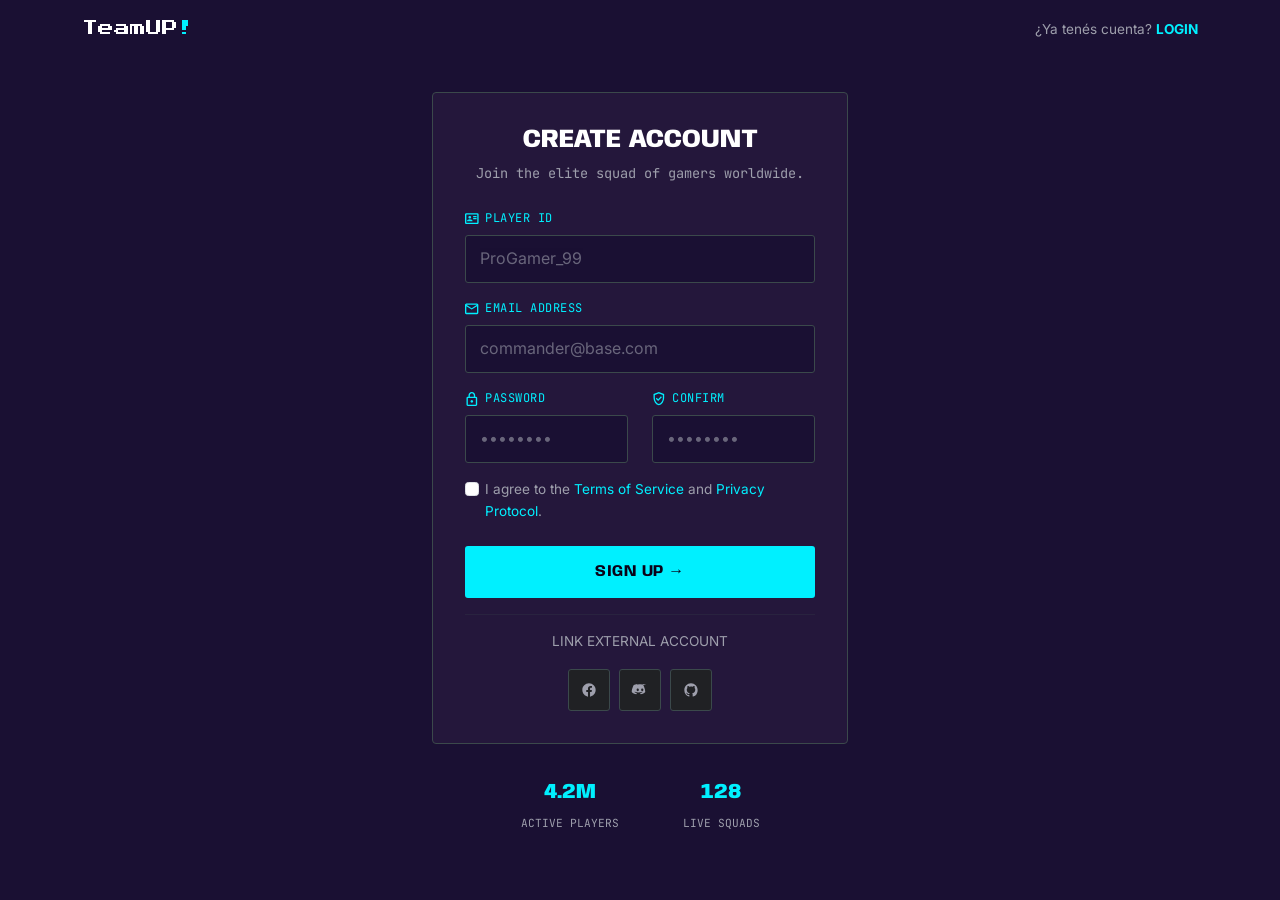
<file: secciones/registro.html>
<!DOCTYPE html>
<html lang="es">
<head>
  <meta charset="UTF-8">
  <meta name="viewport" content="width=device-width, initial-scale=1.0">
  <title>Crear Cuenta - TeamUP!</title>

  <link href="https://cdn.jsdelivr.net/npm/bootstrap@5.3.8/dist/css/bootstrap.min.css" rel="stylesheet">
  <link rel="preconnect" href="https://fonts.googleapis.com">
  <link rel="preconnect" href="https://fonts.gstatic.com" crossorigin>
  <link href="https://fonts.googleapis.com/css2?family=Press+Start+2P&family=Anybody:wght@600;800&family=Inter:wght@400;500&family=JetBrains+Mono:wght@500&display=swap" rel="stylesheet">
  <link rel="stylesheet" href="../assets/css/style.css">
</head>
<body>

  <!-- Header simple: logo + link a Login -->
  <header class="auth-header">
    <div class="container d-flex justify-content-between align-items-center">
      <a href="../index.html" class="text-decoration-none">
        <span class="logo">TeamUP<span class="text-accent">!</span></span>
      </a>
      <p class="mb-0 form-check-game">
        ¿Ya tenés cuenta? <strong><a href="login.html">LOGIN</a></strong>
      </p>
    </div>
  </header>

  <main class="auth-wrapper" style="min-height: auto; padding-top: 2rem;">
    <div class="auth-card">

      <h1 class="auth-title text-center">CREATE ACCOUNT</h1>
      <p class="auth-subtitle mb-4">Join the elite squad of gamers worldwide.</p>

      <!-- Banner de feedback general: el JS le cambia la clase y el texto -->
      <div class="form-feedback" id="registroFeedback" role="alert" aria-live="polite"></div>

      <form id="formRegistro" novalidate>

        <div class="mb-3">
          <label for="regPlayerId" class="form-label-game">
            <span class="label-icon">
              <svg xmlns="http://www.w3.org/2000/svg" width="12" height="10" fill="none" viewBox="0 0 12 10"><path fill="#00f0ff" d="M7 5.25h2.917V4.083H7zM7 3.5h2.917V2.333H7zM1.75 7h4.667v-.32q0-.657-.642-1.044-.642-.386-1.692-.386t-1.691.386T1.75 6.68zm2.333-2.333q.482 0 .824-.343.343-.343.343-.824t-.343-.824a1.12 1.12 0 0 0-.824-.343q-.48 0-.824.343a1.12 1.12 0 0 0-.342.824q0 .48.342.824.344.342.824.343M1.167 9.333q-.482 0-.824-.342A1.12 1.12 0 0 1 0 8.167v-7Q0 .685.343.343.685 0 1.167 0H10.5q.48 0 .824.343.342.342.343.824v7q0 .48-.343.824a1.12 1.12 0 0 1-.824.342zm0-1.166H10.5v-7H1.167zm0 0v-7z"/></svg>
            </span>
            Player ID
          </label>
          <input type="text" class="form-control-game" id="regPlayerId"
                 name="playerId" placeholder="ProGamer_99"
                 aria-describedby="regPlayerIdError">
          <p class="form-error-text" id="regPlayerIdError">
            Usá al menos 3 caracteres (letras, números o "_").
          </p>
        </div>

        <div class="mb-3">
          <label for="regEmail" class="form-label-game">
            <span class="label-icon">
             <svg xmlns="http://www.w3.org/2000/svg" width="14" height="11" fill="none" viewBox="0 0 14 11"><path fill="#00f0ff" d="M1.333 10.667q-.55 0-.941-.392A1.28 1.28 0 0 1 0 9.333v-8q0-.55.392-.941Q.783 0 1.333 0H12q.55 0 .942.392.39.391.391.941v8q0 .55-.391.942a1.28 1.28 0 0 1-.942.392zM6.667 6 1.333 2.667v6.666H12V2.667zm0-1.333L12 1.333H1.333zm-5.334-2V1.333zv6.666z"/></svg>
            </span>
            Email Address
          </label>
          <input type="email" class="form-control-game" id="regEmail"
                 name="email" placeholder="commander@base.com"
                 aria-describedby="regEmailError">
          <p class="form-error-text" id="regEmailError">Ingresá un email válido.</p>
        </div>

        <div class="row">
          <div class="col-sm-6 mb-3">
            <label for="regPassword" class="form-label-game">
              <span class="label-icon">
                <svg xmlns="http://www.w3.org/2000/svg" width="11" height="14" fill="none" viewBox="0 0 11 14"><path fill="#00f0ff" d="M1.333 14q-.55 0-.941-.392A1.28 1.28 0 0 1 0 12.667V6q0-.55.392-.942.391-.39.941-.391H2V3.333Q2 1.95 2.975.975A3.21 3.21 0 0 1 5.333 0q1.384 0 2.359.975t.975 2.358v1.334h.666q.55 0 .942.391t.392.942v6.667q0 .55-.392.941a1.28 1.28 0 0 1-.942.392zm0-1.333h8V6h-8zm4-2q.55 0 .942-.392.392-.391.392-.942t-.392-.941A1.28 1.28 0 0 0 5.333 8q-.55 0-.941.392A1.28 1.28 0 0 0 4 9.333q0 .55.392.942.391.392.941.392m-2-6h4V3.333q0-.833-.583-1.416a1.93 1.93 0 0 0-1.417-.584q-.832 0-1.416.584a1.93 1.93 0 0 0-.584 1.416zm-2 8V6z"/></svg>
              </span>
              Password
            </label>
            <input type="password" class="form-control-game" id="regPassword"
                   name="password" placeholder="••••••••"
                   aria-describedby="regPasswordError">
            <p class="form-error-text" id="regPasswordError">Mínimo 8 caracteres.</p>
          </div>
          <div class="col-sm-6 mb-3">
            <label for="regConfirm" class="form-label-game">
              <span class="label-icon">
                <svg xmlns="http://www.w3.org/2000/svg" width="11" height="14" fill="none" viewBox="0 0 11 14"><path fill="#00f0ff" d="M4.633 9.033 8.4 5.267l-.95-.95-2.817 2.816-1.4-1.4-.95.95zm.7 4.3q-2.317-.584-3.825-2.658Q0 8.6 0 6.067V2l5.333-2 5.334 2v4.067q0 2.533-1.509 4.608-1.507 2.075-3.825 2.658m0-1.4q1.734-.55 2.867-2.2a6.33 6.33 0 0 0 1.133-3.666v-3.15l-4-1.5-4 1.5v3.15q0 2.016 1.134 3.666 1.132 1.65 2.866 2.2"/></svg>
              </span>
              Confirm
            </label>
            <input type="password" class="form-control-game" id="regConfirm"
                   name="confirmPassword" placeholder="••••••••"
                   aria-describedby="regConfirmError">
            <p class="form-error-text" id="regConfirmError">Las contraseñas no coinciden.</p>
          </div>
        </div>

        <div class="mb-4">
          <div class="form-check form-check-game">
            <input class="form-check-input" type="checkbox" id="regTerms" name="terms">
            <label class="form-check-label" for="regTerms">
              I agree to the <a href="terminos.html">Terms of Service</a> and
              <a href="privacidad.html">Privacy Protocol</a>.
            </label>
          </div>
          <p class="form-error-text" id="regTermsError">
            Tenés que aceptar los términos para crear tu cuenta.
          </p>
        </div>

        <button type="submit" class="btn btn-accent w-100">SIGN UP →</button>

        <hr class="auth-divider">
        <p class="text-center form-check-game mb-3">LINK EXTERNAL ACCOUNT</p>

        <div class="social-row">
          <a href="#" class="social-btn" aria-label="Continuar con Facebook">
            <svg width="16" height="16" viewBox="0 0 24 24" fill="currentColor">
              <path d="M22 12.06C22 6.5 17.52 2 12 2S2 6.5 2 12.06c0 5 3.66 9.15 8.44 9.94v-7.03H7.9v-2.91h2.54V9.84c0-2.5 1.49-3.89 3.78-3.89 1.1 0 2.24.2 2.24.2v2.47h-1.26c-1.24 0-1.63.77-1.63 1.56v1.87h2.78l-.44 2.91h-2.34V22c4.78-.79 8.44-4.94 8.44-9.94z"/>
            </svg>
          </a>
          <a href="#" class="social-btn" aria-label="Continuar con Discord">
            <svg width="18" height="18" viewBox="0 0 24 24" fill="currentColor">
              <path d="M20.3 5.4A17.6 17.6 0 0 0 16 4l-.3.6c1.6.4 2.6 1 2.6 1A12.7 12.7 0 0 0 12 4.2 12.7 12.7 0 0 0 5.7 5.6s1-.6 2.6-1L8 4a17.6 17.6 0 0 0-4.3 1.4S1 10 1 14.6c0 0 1.7 2.9 6 3l.9-1.2a8.3 8.3 0 0 1-3.4-1.7l.7-.5a11.5 11.5 0 0 0 9.6 0l.7.5a8.3 8.3 0 0 1-3.4 1.7l.9 1.2c4.3-.1 6-3 6-3 0-4.6-2.7-9.2-2.7-9.2zM9 13.5c-.8 0-1.5-.8-1.5-1.8S8.2 10 9 10s1.5.8 1.5 1.7-.7 1.8-1.5 1.8zm6 0c-.8 0-1.5-.8-1.5-1.8s.7-1.7 1.5-1.7 1.5.8 1.5 1.7-.7 1.8-1.5 1.8z"/>
            </svg>
          </a>
          <a href="#" class="social-btn" aria-label="Continuar con GitHub">
            <svg width="16" height="16" viewBox="0 0 24 24" fill="currentColor">
              <path d="M12 2C6.48 2 2 6.58 2 12.25c0 4.5 2.87 8.32 6.84 9.67.5.1.68-.22.68-.49 0-.24-.01-1.04-.01-1.88-2.78.62-3.37-1.2-3.37-1.2-.45-1.18-1.11-1.5-1.11-1.5-.91-.64.07-.63.07-.63 1 .07 1.53 1.06 1.53 1.06.9 1.57 2.36 1.12 2.93.85.09-.66.34-1.12.62-1.37-2.22-.26-4.56-1.14-4.56-5.07 0-1.12.39-2.03 1.03-2.75-.1-.26-.45-1.31.1-2.73 0 0 .84-.27 2.76 1.05A9.4 9.4 0 0 1 12 6.84c.85 0 1.71.12 2.51.34 1.92-1.32 2.76-1.05 2.76-1.05.55 1.42.2 2.47.1 2.73.64.72 1.03 1.63 1.03 2.75 0 3.94-2.35 4.81-4.58 5.06.36.32.67.94.67 1.9 0 1.37-.01 2.48-.01 2.81 0 .27.18.6.69.49A10.02 10.02 0 0 0 22 12.25C22 6.58 17.52 2 12 2z"/>
            </svg>
          </a>
        </div>

      </form>

    </div>

    <div class="stats-row">
      <div>
        <span class="stat-number">4.2M</span>
        <span class="stat-label">ACTIVE PLAYERS</span>
      </div>
      <div>
        <span class="stat-number">128</span>
        <span class="stat-label">LIVE SQUADS</span>
      </div>
    </div>
  </main>

  <script src="https://cdn.jsdelivr.net/npm/bootstrap@5.3.8/dist/js/bootstrap.bundle.min.js"></script>
  <script src="../assets/js/script.js"></script>
</body>
</html>
</file>
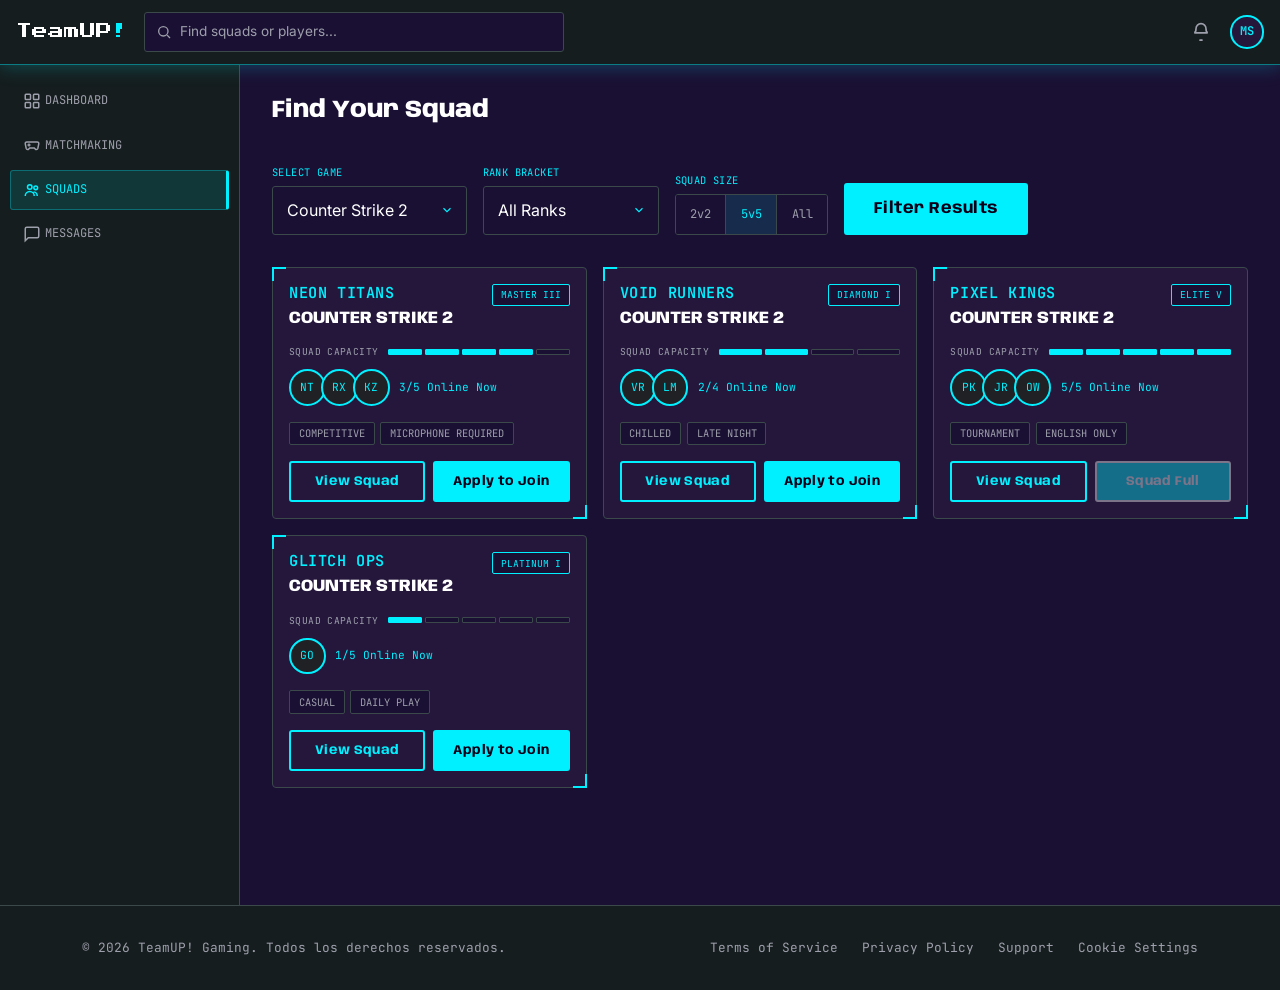
<file: secciones/squads.html>
<!DOCTYPE html>
<html lang="es">
<head>
  <meta charset="UTF-8">
  <meta name="viewport" content="width=device-width, initial-scale=1.0">
  <title>Squads - TeamUP!</title>

  <link href="https://cdn.jsdelivr.net/npm/bootstrap@5.3.8/dist/css/bootstrap.min.css" rel="stylesheet">
  <link rel="preconnect" href="https://fonts.googleapis.com">
  <link rel="preconnect" href="https://fonts.gstatic.com" crossorigin>
  <link href="https://fonts.googleapis.com/css2?family=Press+Start+2P&family=Anybody:wght@600;800&family=Inter:wght@400;500&family=JetBrains+Mono:wght@500&display=swap" rel="stylesheet">
  <link rel="stylesheet" href="../assets/css/style.css">
</head>
<body>

  <!-- ===================== HEADER DE LA APP (compartido) ===================== -->
  <header class="app-header">
    <a href="../index.html" class="logo text-decoration-none">TeamUP<span class="text-accent">!</span></a>

    <div class="app-search">
      <svg width="16" height="16" viewBox="0 0 24 24" fill="none" stroke="currentColor" stroke-width="2">
        <circle cx="11" cy="11" r="7"/><path d="M21 21l-4.3-4.3"/>
      </svg>
      <input type="text" placeholder="Find squads or players...">
    </div>

    <div class="app-header-actions">
      <div class="notif-menu">
        <button class="icon-btn" id="notifMenuToggle" aria-label="Notificaciones" aria-haspopup="true" aria-expanded="false">
          <svg width="20" height="20" viewBox="0 0 24 24" fill="none" stroke="currentColor" stroke-width="2">
            <path d="M18 8a6 6 0 1 0-12 0c0 4-2 5-2 5h16s-2-1-2-5"/>
            <path d="M13.7 21a2 2 0 0 1-3.4 0"/>
          </svg>
        </button>
        <div class="notif-dropdown" id="notifDropdown">
          <p class="notif-empty">No notifications</p>
        </div>
      </div>
      <div class="profile-menu">
        <button type="button" class="avatar-sm" id="profileMenuToggle" aria-haspopup="true" aria-expanded="false" aria-label="Abrir menu de perfil">MS</button>
        <div class="profile-dropdown" id="profileDropdown">
          <a href="edit-profile.html" class="profile-dropdown-item">
            <svg viewBox="0 0 24 24" fill="none" stroke="currentColor" stroke-width="2"><circle cx="12" cy="8" r="4"/><path d="M4 20c0-4 3.5-7 8-7s8 3 8 7"/></svg>
            My Profile
          </a>
          <div class="profile-dropdown-divider"></div>
          <button type="button" class="profile-dropdown-item" id="logoutBtn">
            <svg viewBox="0 0 24 24" fill="none" stroke="currentColor" stroke-width="2"><path d="M12 3v9"/><path d="M18 7a8 8 0 1 1-12 0"/></svg>
            Log Out
          </button>
        </div>
      </div>
    </div>
  </header>

  <div class="app-shell">

    <!-- ===================== SIDEBAR (compartido) ===================== -->
    <aside class="app-sidebar">
      <nav aria-label="Navegación de la app">
        <ul class="sidebar-nav">
          <li>
            <a href="dashboard.html" class="sidebar-link">
              <svg viewBox="0 0 24 24" fill="none" stroke="currentColor" stroke-width="2">
                <rect x="3" y="3" width="7" height="7" rx="1"/><rect x="14" y="3" width="7" height="7" rx="1"/>
                <rect x="3" y="14" width="7" height="7" rx="1"/><rect x="14" y="14" width="7" height="7" rx="1"/>
              </svg>
              Dashboard
            </a>
          </li>
          <li>
            <a href="matchmaking.html" class="sidebar-link">
              <svg viewBox="0 0 24 24" fill="none" stroke="currentColor" stroke-width="2">
                <path d="M6 12h4M8 10v4M15 11h.01M18 13h.01"/>
                <path d="M5 8h14a2 2 0 0 1 2 2.5l-1.2 6A2 2 0 0 1 17.8 18H17l-2-2H9l-2 2h-.8a2 2 0 0 1-1.97-1.5l-1.2-6A2 2 0 0 1 5 8z"/>
              </svg>
              Matchmaking
            </a>
          </li>
          <li>
            <a href="squads.html" class="sidebar-link active">
              <svg viewBox="0 0 24 24" fill="none" stroke="currentColor" stroke-width="2">
                <circle cx="9" cy="8" r="3"/><circle cx="17" cy="9" r="2.5"/>
                <path d="M3 20c0-3.3 2.7-6 6-6s6 2.7 6 6M14 14.5c2.8.3 5 2.5 5 5.5"/>
              </svg>
              Squads
            </a>
          </li>
          <li>
            <a href="messages.html" class="sidebar-link">
              <svg viewBox="0 0 24 24" fill="none" stroke="currentColor" stroke-width="2">
                <path d="M21 15a2 2 0 0 1-2 2H7l-4 4V5a2 2 0 0 1 2-2h14a2 2 0 0 1 2 2z"/>
              </svg>
              Messages
            </a>
          </li>
        </ul>
      </nav>
    </aside>

    <!-- ===================== CONTENIDO DE SQUADS ===================== -->
    <main class="app-main">

      <div class="page-header-row">
        <div>
          <h1>Find Your Squad</h1>
        </div>
      </div>

      <!-- Filtros -->
      <form class="filters-panel" id="formFiltrosSquads">
        <div class="filter-group">
          <label for="selectGame">Select Game</label>
          <select id="selectGame" class="form-control-game">
            <option>Counter Strike 2</option>
            <option>Valorant</option>
            <option>League of Legends</option>
            <option>Apex Legends</option>
          </select>
        </div>

        <div class="filter-group">
          <label for="selectRank">Rank Bracket</label>
          <select id="selectRank" class="form-control-game">
            <option>All Ranks</option>
            <option>Bronze - Silver</option>
            <option>Gold - Platinum</option>
            <option>Diamond +</option>
          </select>
        </div>

        <div class="filter-group">
          <label>Squad Size</label>
          <div class="toggle-group" role="group" aria-label="Tamaño de squad">
            <button type="button" class="toggle-btn" data-size="2v2">2v2</button>
            <button type="button" class="toggle-btn active" data-size="5v5">5v5</button>
            <button type="button" class="toggle-btn" data-size="all">All</button>
          </div>
        </div>

        <button type="submit" class="btn btn-accent">Filter Results</button>
      </form>

      <div class="squads-grid">

        <!-- Squad 1 -->
        <article class="squad-card">
          <div class="squad-card-header">
            <h3>Neon Titans</h3>
            <span class="tier-badge">Master III</span>
          </div>
          <p class="squad-game-sub">Counter Strike 2</p>

          <div class="capacity-row">
            <span class="capacity-label">Squad Capacity</span>
            <div class="capacity-bar">
            <div class="capacity-segment filled"></div>
            <div class="capacity-segment filled"></div>
            <div class="capacity-segment filled"></div>
            <div class="capacity-segment filled"></div>
            <div class="capacity-segment"></div>
          </div>
            </div>

          <div class="online-row">
            <div class="avatar-stack">
              <div class="member-avatar">NT</div>
              <div class="member-avatar">RX</div>
              <div class="member-avatar">KZ</div>
            </div>
            <span class="online-text">3/5 Online Now</span>
          </div>

          <div class="squad-tags">
            <span class="tag-pill">Competitive</span>
            <span class="tag-pill">Microphone Required</span>
          </div>

          <div class="squad-actions">
            <button type="button" class="btn btn-outline-accent">View Squad</button>
            <button type="button" class="btn btn-accent">Apply to Join</button>
          </div>
        </article>

        <!-- Squad 2 -->
        <article class="squad-card">
          <div class="squad-card-header">
            <h3>Void Runners</h3>
            <span class="tier-badge">Diamond I</span>
          </div>
          <p class="squad-game-sub">Counter Strike 2</p>

          <div class="capacity-row">
            <span class="capacity-label">Squad Capacity</span>
            <div class="capacity-bar">
            <div class="capacity-segment filled"></div>
            <div class="capacity-segment filled"></div>
            <div class="capacity-segment"></div>
            <div class="capacity-segment"></div>
          </div>
            </div>

          <div class="online-row">
            <div class="avatar-stack">
              <div class="member-avatar">VR</div>
              <div class="member-avatar">LM</div>
            </div>
            <span class="online-text">2/4 Online Now</span>
          </div>

          <div class="squad-tags">
            <span class="tag-pill">Chilled</span>
            <span class="tag-pill">Late Night</span>
          </div>

          <div class="squad-actions">
            <button type="button" class="btn btn-outline-accent">View Squad</button>
            <button type="button" class="btn btn-accent">Apply to Join</button>
          </div>
        </article>

        <!-- Squad 3 -->
        <article class="squad-card">
          <div class="squad-card-header">
            <h3>Pixel Kings</h3>
            <span class="tier-badge">Elite V</span>
          </div>
          <p class="squad-game-sub">Counter Strike 2</p>

          <div class="capacity-row">
            <span class="capacity-label">Squad Capacity</span>
            <div class="capacity-bar">
            <div class="capacity-segment filled"></div>
            <div class="capacity-segment filled"></div>
            <div class="capacity-segment filled"></div>
            <div class="capacity-segment filled"></div>
            <div class="capacity-segment filled"></div>
          </div>
            </div>

          <div class="online-row">
            <div class="avatar-stack">
              <div class="member-avatar">PK</div>
              <div class="member-avatar">JR</div>
              <div class="member-avatar">OW</div>
            </div>
            <span class="online-text">5/5 Online Now</span>
          </div>

          <div class="squad-tags">
            <span class="tag-pill">Tournament</span>
            <span class="tag-pill">English Only</span>
          </div>

          <div class="squad-actions">
            <button type="button" class="btn btn-outline-accent">View Squad</button>
            <button type="button" class="btn btn-accent" disabled>Squad Full</button>
          </div>
        </article>

        <!-- Squad 4 -->
        <article class="squad-card">
          <div class="squad-card-header">
            <h3>Glitch Ops</h3>
            <span class="tier-badge">Platinum I</span>
          </div>
          <p class="squad-game-sub">Counter Strike 2</p>

          <div class="capacity-row">
            <span class="capacity-label">Squad Capacity</span>
            <div class="capacity-bar">
            <div class="capacity-segment filled"></div>
            <div class="capacity-segment"></div>
            <div class="capacity-segment"></div>
            <div class="capacity-segment"></div>
            <div class="capacity-segment"></div>
          </div>
            </div>

          <div class="online-row">
            <div class="avatar-stack">
              <div class="member-avatar">GO</div>
            </div>
            <span class="online-text">1/5 Online Now</span>
          </div>

          <div class="squad-tags">
            <span class="tag-pill">Casual</span>
            <span class="tag-pill">Daily Play</span>
          </div>

          <div class="squad-actions">
            <button type="button" class="btn btn-outline-accent">View Squad</button>
            <button type="button" class="btn btn-accent">Apply to Join</button>
          </div>
        </article>

      </div>

    </main>
  </div>

  <!-- ===================== FOOTER (compartido) ===================== -->
  <footer class="site-footer">
    <div class="container d-flex flex-column flex-md-row justify-content-between align-items-center gap-3">
      <p class="mb-0">© <span id="anioActual"></span> TeamUP! Gaming. Todos los derechos reservados.</p>
      <ul class="footer-links list-unstyled d-flex gap-4 mb-0">
        <li><a href="terminos.html">Terms of Service</a></li>
        <li><a href="privacidad.html">Privacy Policy</a></li>
        <li><a href="soporte.html">Support</a></li>
        <li><a href="cookies.html">Cookie Settings</a></li>
      </ul>
    </div>
  </footer>

  <script src="https://cdn.jsdelivr.net/npm/bootstrap@5.3.8/dist/js/bootstrap.bundle.min.js"></script>
  <script src="../assets/js/script.js"></script>
</body>
</html>
</file>
<file: assets/css/style.css>
:root {
  /* Color primario */
  --color-accent: #00F0FF;
  --color-accent-active: #00C2D1; /* versión más oscura para estado :active */

  /* Secundarios / neutros oscuros */
  --color-bg: #1A1033;
  --color-bg-alt: #202124;
  --color-panel: #24173B;
  --color-border: #3B494B;
  --color-shell: #151D1E; /* header / sidebar / footer: más oscuro que el resto */

  /* Texto */
  --color-text: #FFFFFF;
  --color-text-muted: #9E9FAC;

  /* Estado */
  --color-success: #22C55E;
  --color-warning: #FFB020;
  --color-error: #FF6B6B; 

  /* Tipografía */
  --font-display: 'Press Start 2P', cursive;
  --font-heading: 'Anybody', sans-serif;
  --font-body: 'Inter', sans-serif;
  --font-mono: 'JetBrains Mono', monospace;

  /* Espaciado base (escala simple de 8px) */
  --space-sm: 0.5rem;
  --space-md: 1rem;
  --space-lg: 2rem;
  --space-xl: 4rem;


  --radius-sm: 2px;  /* tags, badges chicos */
  --radius-md: 3px;  /* botones, inputs, íconos */
  --radius-lg: 4px;  /* cards y paneles grandes */
}

/* -----------------------------------------------------------
  RESET / BASE
----------------------------------------------------------- */
body {
  background-color: var(--color-bg);
  color: var(--color-text);
  font-family: var(--font-body);
  line-height: 1.6;
}

a {
  text-decoration: none;
}

.text-accent {
  color: var(--color-accent);
}

/* Foco visible para navegación con teclado (accesibilidad) */
a:focus-visible,
button:focus-visible,
.btn:focus-visible {
  outline: 2px solid var(--color-accent);
  outline-offset: 3px;
}

/* -----------------------------------------------------------
   HEADER / NAVBAR
----------------------------------------------------------- */
.site-header {
  background-color: rgba(26, 16, 51, 0.95);
  border-bottom: 1px solid var(--color-border);
  position: sticky;
  top: 0;
  z-index: 1000;
  transition: box-shadow 0.2s ease;
}

/* Esta clase se agrega/quita cuando scrollea */
.site-header--scrolled {
  box-shadow: 0 4px 20px rgba(0, 0, 0, 0.4);
}

.logo {
  font-family: var(--font-display);
  font-size: 1rem;
  color: var(--color-text);
  transition: color 0.2s ease;
}

.logo:hover {
  color: var(--color-accent);
}

.navbar-nav .nav-link {
  font-family: var(--font-mono);
  font-size: 0.85rem;
  letter-spacing: 0.05em;
  color: var(--color-text-muted);
  text-transform: uppercase;
}

.navbar-nav .nav-link.active,
.navbar-nav .nav-link:hover {
  color: var(--color-accent);
}

/* El ícono hamburguesa del menú mobile, en color claro */
.navbar-toggler {
  border-color: var(--color-border);
}
.navbar-toggler-icon {
  filter: invert(1);
}

/* -----------------------------------------------------------
  BOTONES (con sus 4 estados: default / hover / active / disabled)
----------------------------------------------------------- */
.btn {
  font-family: var(--font-heading);
  font-weight: 700;
  letter-spacing: 0.03em;
  border-radius: var(--radius-md);
  padding: 0.75rem 1.75rem;
  transition: all 0.2s ease;
}

/* Botón primario — DEFAULT */
.btn-accent {
  background-color: var(--color-accent);
  color: #0A0118; 
  border: 2px solid var(--color-accent);
}

/* Botón primario — HOVER: glow sutil */
.btn-accent:hover {
  background-color: var(--color-accent);
  color: #0A0118;
  box-shadow: 0 0 16px rgba(0, 240, 255, 0.6);
}

/* Botón primario — ACTIVE: más oscuro */
.btn-accent:active {
  background-color: var(--color-accent-active);
  border-color: var(--color-accent-active);
  box-shadow: none;
  transform: translateY(1px);
}

/* Botón primario — DISABLED: sin brillo */
.btn-accent:disabled,
.btn-accent.disabled {
  background-color: var(--color-accent);
  opacity: 0.4;
  box-shadow: none;
  cursor: not-allowed;
}

/* Botón secundario (outline) */
.btn-outline-accent {
  background-color: transparent;
  color: var(--color-accent);
  border: 2px solid var(--color-accent);
}

.btn-outline-accent:hover {
  background-color: rgba(0, 240, 255, 0.1);
  box-shadow: 0 0 12px rgba(0, 240, 255, 0.35);
}

.btn-outline-accent:active {
  background-color: rgba(0, 240, 255, 0.18);
  transform: translateY(1px);
}

/* -----------------------------------------------------------
   HERO
----------------------------------------------------------- */
.hero {
  padding: var(--space-xl) 0 var(--space-lg);
}

.badge-version {
  display: inline-block;
  font-family: var(--font-mono);
  font-size: 0.7rem;
  color: var(--color-accent);
  border: 1px solid var(--color-border);
  border-radius: var(--radius-sm);
  padding: 0.25rem 0.6rem;
  margin-bottom: var(--space-md);
}

.hero-title {
  font-family: var(--font-heading);
  font-weight: 800;
  font-size: 2rem;
  line-height: 1.15;
  margin-bottom: var(--space-md);
}

.hero-text {
  color: var(--color-text-muted);
  font-size: 1rem;
  max-width: 36rem;
  margin-bottom: var(--space-lg);
}

/* Card flotante del jugador destacado */
.player-card {
  position: relative;
  background-color: var(--color-panel);
  border: 1px solid var(--color-border);
  border-radius: var(--radius-lg);
  padding: var(--space-lg);
  transition: transform 0.2s ease, box-shadow 0.2s ease, border-color 0.2s ease;
  cursor: pointer;
}

.player-card:hover {
  transform: translateY(-4px);
  border-color: var(--color-accent);
  box-shadow: 0 0 16px rgba(0, 240, 255, 0.45);
}

.player-tag {
  font-family: var(--font-mono);
  font-weight: 600;
  color: var(--color-text);
}

.badge-online {
  color: var(--color-success);
  font-size: 0.8rem;
}

.player-meta {
  font-family: var(--font-mono);
  font-size: 0.8rem;
  color: var(--color-text-muted);
}

.player-rank {
  font-family: var(--font-heading);
  font-size: 2rem;
  color: var(--color-accent);
}
.player-rank small {
  font-size: 1rem;
  color: var(--color-text-muted);
}

.player-stars {
  color: var(--color-accent);
}

/* -----------------------------------------------------------
    SECCIÓN DE 3 DESTACADOS (features)
----------------------------------------------------------- */
.features {
  padding: var(--space-xl) 0;
  background-color: var(--color-bg-alt);
}

.section-title {
  font-family: var(--font-heading);
  font-weight: 800;
  font-size: 1.6rem;
}

.section-subtitle {
  color: var(--color-text-muted);
  max-width: 32rem;
}

.feature-card {
  position: relative;
  background-color: var(--color-panel);
  border: 1px solid var(--color-border);
  border-radius: var(--radius-lg);
  padding: var(--space-lg);
  height: 100%;
}

.feature-icon {
  color: var(--color-accent);
  margin-bottom: var(--space-md);
}

.feature-title {
  font-family: var(--font-heading);
  font-weight: 700;
  font-size: 1.1rem;
  margin-bottom: var(--space-sm);
}

.feature-text {
  color: var(--color-text-muted);
  font-size: 0.95rem;
  margin-bottom: 0;
}

/* -----------------------------------------------------------
    CTA FINAL
----------------------------------------------------------- */
.cta-final {
  padding: var(--space-xl) 0;
  background: linear-gradient(180deg, var(--color-bg-alt) 0%, var(--color-panel) 100%);
}

.cta-title {
  font-family: var(--font-heading);
  font-weight: 800;
  font-size: 1.8rem;
  margin-bottom: var(--space-md);
}

.cta-text {
  color: var(--color-text-muted);
  max-width: 30rem;
  margin: 0 auto var(--space-lg);
}

/* -----------------------------------------------------------
    FOOTER
----------------------------------------------------------- */
.site-footer {
  background-color: var(--color-shell);
  padding: var(--space-lg) 0;
  border-top: 1px solid var(--color-border);
  font-family: var(--font-mono);
  font-size: 0.8rem;
  color: var(--color-text-muted);
}

.footer-links a {
  color: var(--color-text-muted);
}
.footer-links a:hover {
  color: var(--color-accent);
}

/* ===========================================================
    ESQUINEROS DIAGONALES (player-card, feature-card, match-card,
   squad-card)
   "Esquineros" cyan en diagonal — el detalle de marca que decora
   las cards destacadas (jugador, feature, match, squad). Son 2
   elementos chicos en forma de L, uno arriba-izquierda y otro
   abajo-derecha, apoyados justo sobre el borde de la card.
   =========================================================== */
.player-card::before,
.player-card::after,
.feature-card::before,
.feature-card::after,
.match-card::before,
.match-card::after,
.squad-card::before,
.squad-card::after,
.profile-hero::before,
.profile-hero::after {
  content: '';
  position: absolute;
  width: 14px;
  height: 14px;
  pointer-events: none;
}
.player-card::before,
.feature-card::before,
.match-card::before,
.squad-card::before,
.profile-hero::before {
  top: -1px;
  left: -1px;
  border-top: 2px solid var(--color-accent);
  border-left: 2px solid var(--color-accent);
}
.player-card::after,
.feature-card::after,
.match-card::after,
.squad-card::after,
.profile-hero::after {
  bottom: -1px;
  right: -1px;
  border-bottom: 2px solid var(--color-accent);
  border-right: 2px solid var(--color-accent);
}

/* ===========================================================
    PÁGINAS DE AUTENTICACIÓN (Login / Registro)
   =========================================================== */

/* Header simple para Registro: solo logo + link, sin nav completo */
.auth-header {
  padding: var(--space-md) 0;
}
.auth-header a {
  color: var(--color-text-muted);
}
.auth-header a:hover,
.auth-header strong {
  color: var(--color-accent);
}

/* Centra la card vertical y horizontalmente */
.auth-wrapper {
  min-height: 100vh;
  display: flex;
  flex-direction: column;
  align-items: center;
  justify-content: center;
  padding: var(--space-lg) var(--space-md);
}

.auth-card {
  background-color: var(--color-panel);
  border: 1px solid var(--color-border);
  border-radius: var(--radius-lg);
  padding: var(--space-lg);
  width: 100%;
  max-width: 26rem;
}

.auth-logo {
  font-family: var(--font-display);
  font-size: 1.1rem;
  color: var(--color-text);
  text-align: center;
  display: block;
  margin-bottom: var(--space-sm);
  transition: color 0.2s ease;
}

.auth-logo:hover {
  color: var(--color-accent);
}

.auth-title {
  font-family: var(--font-heading);
  font-weight: 800;
  font-size: 1.6rem;
  margin-bottom: var(--space-sm);
}

.auth-subtitle {
  text-align: center;
  color: var(--color-text-muted);
  font-family: var(--font-mono);
  font-size: 0.85rem;
  margin-bottom: var(--space-lg);
}

/* -- Campos de formulario -- */
.form-label-game {
  display: flex;
  align-items: center;
  gap: 0.4rem;
  font-family: var(--font-mono);
  font-size: 0.75rem;
  letter-spacing: 0.04em;
  color: var(--color-accent);
  text-transform: uppercase;
  margin-bottom: 0.4rem;
}

/* Tamaño fijo para que no importa de qué tamaño venga el SVG original de Figma, siempre quede prolijo y alineado con el texto. */
.label-icon {
  display: inline-flex;
  align-items: center;
  justify-content: center;
  width: 14px;
  height: 14px;
  flex-shrink: 0; /* que no se achique si el texto de la label es largo */
}
.label-icon svg {
  width: 100%;
  height: 100%;
}

.form-control-game {
  width: 100%;
  background-color: var(--color-bg);
  border: 1px solid var(--color-border);
  border-radius: var(--radius-md);
  padding: 0.65rem 0.9rem;
  color: var(--color-text);
  font-family: var(--font-body);
  transition: border-color 0.15s ease, box-shadow 0.15s ease;
}

.form-control-game::placeholder {
  color: var(--color-text-muted);
  opacity: 0.6;
}

/* Estado FOCUS */
.form-control-game:focus {
  outline: none;
  border-color: var(--color-accent);
  box-shadow: 0 0 0 3px rgba(0, 240, 255, 0.15);
}

/* Estado ERROR (lo agrega el JS al validar) */
.form-control-game.is-invalid {
  border-color: var(--color-error);
}
.form-control-game.is-invalid:focus {
  box-shadow: 0 0 0 3px rgba(255, 107, 107, 0.18);
}

/* Estado VÁLIDO (lo agrega el JS al validar) */
.form-control-game.is-valid {
  border-color: var(--color-success);
}

/* Mensaje de error: oculto por defecto, el JS le agrega .show */
.form-error-text {
  display: none;
  color: var(--color-error);
  font-family: var(--font-mono);
  font-size: 0.78rem;
  margin-top: 0.35rem;
}
.form-error-text.show {
  display: block;
}

/* Input de contraseña con botón de mostrar/ocultar */
.password-field {
  position: relative;
}
.password-toggle {
  position: absolute;
  right: 0.7rem;
  top: 50%;
  transform: translateY(-50%);
  background: none;
  border: none;
  color: var(--color-text-muted);
  cursor: pointer;
  padding: 0.2rem;
}
.password-toggle:hover {
  color: var(--color-accent);
}

/* Banner de feedback (éxito o error general del formulario) */
.form-feedback {
  display: none;
  border-radius: var(--radius-md);
  padding: 0.75rem 1rem;
  font-size: 0.9rem;
  margin-bottom: var(--space-md);
}
.form-feedback.show {
  display: block;
}
.form-feedback.feedback-success {
  background-color: rgba(34, 197, 94, 0.12);
  border: 1px solid var(--color-success);
  color: var(--color-success);
}
.form-feedback.feedback-error {
  background-color: rgba(255, 107, 107, 0.12);
  border: 1px solid var(--color-error);
  color: var(--color-error);
}

.form-check-game {
  font-size: 0.85rem;
  color: var(--color-text-muted);
}
.form-check-game a {
  color: var(--color-accent);
}

.auth-divider {
  border-top: 1px solid var(--color-border);
  margin: var(--space-md) 0;
}

.social-row {
  display: flex;
  justify-content: center;
  gap: 0.6rem;
}
.social-btn {
  width: 2.6rem;
  height: 2.6rem;
  display: flex;
  align-items: center;
  justify-content: center;
  background-color: var(--color-bg-alt);
  border: 1px solid var(--color-border);
  border-radius: var(--radius-md);
  color: var(--color-text-muted);
}
.social-btn:hover {
  color: var(--color-accent);
  border-color: var(--color-accent);
}

/* Barra de estado tipo HUD, abajo de la card de Login */
.status-bar {
  display: flex;
  justify-content: space-between;
  font-family: var(--font-mono);
  font-size: 0.7rem;
  color: var(--color-text-muted);
  margin-top: var(--space-md);
}
.status-dot {
  color: var(--color-success);
}

/* Fila de stats abajo de la card de Registro */
.stats-row {
  display: flex;
  gap: var(--space-xl);
  margin-top: var(--space-lg);
}
.stats-row .stat-number {
  font-family: var(--font-heading);
  font-weight: 800;
  font-size: 1.3rem;
  color: var(--color-accent);
  display: block;
  text-align: center;
}
.stats-row .stat-label {
  font-family: var(--font-mono);
  font-size: 0.7rem;
  color: var(--color-text-muted);
  text-align: center;
}

/* ===========================================================
    APP SHELL — header + sidebar de las pantallas internas
   (Dashboard, Matchmaking, Squads, Messages, Edit Profile).
   Mobile-first: en celular el sidebar es una barra horizontal
   de íconos arriba del contenido; en tablet/desktop (768px+)
   se convierte en columna vertical fija a la izquierda.
   =========================================================== */

.app-header {
  background-color: var(--color-shell);
  border-bottom: 1px solid rgba(0, 240, 255, 0.45);
  box-shadow: 0 1px 18px rgba(0, 240, 255, 0.25);
  padding: 0.75rem 1rem;
  display: flex;
  align-items: center;
  gap: 1rem;
  position: sticky;
  top: 0;
  z-index: 1000;
}

.app-search {
  flex: 1;
  position: relative;
  max-width: 420px;
}
.app-search svg {
  position: absolute;
  left: 0.75rem;
  top: 50%;
  transform: translateY(-50%);
  color: var(--color-text-muted);
  pointer-events: none;
}
.app-search input {
  width: 100%;
  background-color: var(--color-bg);
  border: 1px solid var(--color-border);
  border-radius: var(--radius-md);
  padding: 0.5rem 0.75rem 0.5rem 2.2rem;
  color: var(--color-text);
  font-family: var(--font-body);
  font-size: 0.85rem;
}
.app-search input::placeholder {
  color: var(--color-text-muted);
}
.app-search input:focus {
  outline: none;
  border-color: var(--color-accent);
}

.app-header-actions {
  display: flex;
  align-items: center;
  gap: 0.75rem;
  margin-left: auto;
}

.icon-btn {
  background: none;
  border: none;
  color: var(--color-text-muted);
  width: 2.2rem;
  height: 2.2rem;
  display: inline-flex;
  align-items: center;
  justify-content: center;
  border-radius: var(--radius-md);
  position: relative;
}
.icon-btn:hover {
  color: var(--color-accent);
  background-color: var(--color-bg-alt);
}

.avatar-sm {
  width: 2.1rem;
  height: 2.1rem;
  border-radius: 50%;
  border: 2px solid var(--color-accent);
  display: inline-flex;
  align-items: center;
  justify-content: center;
  background-color: var(--color-panel);
  font-family: var(--font-mono);
  font-size: 0.75rem;
  color: var(--color-accent);
  font-weight: 600;
}

/* -- Contenedor general: sidebar + main -- */
.app-shell {
  display: flex;
  flex-direction: column;
  min-height: calc(100vh - 60px);
}

.app-sidebar {
  background-color: var(--color-shell);
  border-bottom: 1px solid var(--color-border);
}
.sidebar-nav {
  display: flex;
  overflow-x: auto;
  list-style: none;
  margin: 0;
  padding: 0.5rem;
  gap: 0.25rem;
}
.sidebar-nav li {
  flex-shrink: 0;
}
.sidebar-link {
  display: flex;
  flex-direction: column;
  align-items: center;
  gap: 0.25rem;
  padding: 0.5rem 0.9rem;
  border-radius: var(--radius-md);
  color: var(--color-text-muted);
  font-family: var(--font-mono);
  font-size: 0.65rem;
  text-transform: uppercase;
  white-space: nowrap;
  border: 1px solid transparent;
  border-right: 3px solid transparent; 
}
.sidebar-link svg {
  width: 18px;
  height: 18px;
}
/* Hover y seleccionada comparten el rectángulo cyan */
.sidebar-link.active,
.sidebar-link:hover {
  color: var(--color-accent);
  background-color: rgba(0, 240, 255, 0.12);
  border-color: rgba(0, 240, 255, 0.3);
}
/* pero la barrita marcada solo aparece en la seleccionada */
.sidebar-link.active {
  border-right-color: var(--color-accent);
}

.app-main {
  flex: 1;
  padding: var(--space-md);
}

/* -- Panel genérico (mismo estilo visual que .feature-card) -- */
.panel {
  background-color: var(--color-panel);
  border: 1px solid var(--color-border);
  border-radius: var(--radius-lg);
  padding: var(--space-md);
}

.panel-header {
  display: flex;
  align-items: center;
  gap: 0.5rem;
  margin-bottom: var(--space-md);
  color: var(--color-accent);
}
.panel-header svg {
  width: 18px;
  height: 18px;
  flex-shrink: 0;
}
.panel-title {
  font-family: var(--font-heading);
  font-weight: 800;
  font-size: 1rem;
  text-transform: uppercase;
  color: var(--color-text);
  margin: 0;
}

/* -- Tag pills (roles, estilos, ubicación) -- */
.tag-pill {
  display: inline-block;
  background-color: var(--color-bg);
  border: 1px solid var(--color-border);
  border-radius: var(--radius-sm);
  padding: 0.15rem 0.55rem;
  font-family: var(--font-mono);
  font-size: 0.65rem;
  color: var(--color-text-muted);
  text-transform: uppercase;
}

/* -- Banner de perfil -- */
.profile-banner {
  display: flex;
  flex-wrap: wrap;
  align-items: center;
  gap: var(--space-md);
  margin-bottom: var(--space-lg);
}
.avatar-lg {
  width: 80px;
  height: 80px;
  border-radius: var(--radius-lg);
  background-color: var(--color-bg);
  border: 2px solid var(--color-border);
  display: flex;
  align-items: center;
  justify-content: center;
  font-family: var(--font-heading);
  font-size: 1.6rem;
  color: var(--color-accent);
  flex-shrink: 0;
}
.profile-info h1 {
  font-family: var(--font-heading);
  font-weight: 800;
  font-size: 1.5rem;
  margin-bottom: 0.4rem;
}
.profile-tags {
  display: flex;
  gap: 0.4rem;
  margin-bottom: 0.4rem;
  flex-wrap: wrap;
}
.profile-meta {
  font-family: var(--font-mono);
  font-size: 0.75rem;
  color: var(--color-text-muted);
  display: flex;
  align-items: center;
  gap: 0.4rem;
}

/* -- Grilla de jugadores recomendados / matches -- */
.match-grid {
  display: grid;
  grid-template-columns: 1fr;
  gap: var(--space-md);
}
.match-card {
  position: relative;
  background-color: var(--color-panel);
  border: 1px solid var(--color-border);
  border-radius: var(--radius-lg);
  padding: var(--space-md);
  transition: transform 0.2s ease, box-shadow 0.2s ease, border-color 0.2s ease;
  cursor: pointer;
}

.match-card:hover {
  transform: translateY(-4px);
  border-color: var(--color-accent);
  box-shadow: 0 0 16px rgba(0, 240, 255, 0.45);
}
.match-card-top {
  display: flex;
  justify-content: space-between;
  align-items: flex-start;
  margin-bottom: 0.75rem;
}
.match-percent {
  text-align: right;
}
.match-percent .value {
  font-family: var(--font-heading);
  font-size: 1.3rem;
  color: var(--color-accent);
  display: block;
}
.match-percent .label {
  font-family: var(--font-mono);
  font-size: 0.6rem;
  color: var(--color-text-muted);
}
.match-card h3 {
  font-family: var(--font-heading);
  font-size: 1rem;
  margin: 0.5rem 0 0.15rem;
}
.match-card .rank-line {
  font-family: var(--font-mono);
  font-size: 0.7rem;
  color: var(--color-text-muted);
  margin-bottom: 0.6rem;
}
.match-card .tags-row {
  display: flex;
  gap: 0.35rem;
  flex-wrap: wrap;
  margin-bottom: 0.85rem;
}
.match-card-actions {
  display: flex;
  gap: 0.5rem;
}
.match-card-actions .btn {
  flex: 1;
  padding: 0.5rem 0.75rem;
  font-size: 0.75rem;
}
.match-card-actions .icon-btn {
  border: 1px solid var(--color-border);
  flex-shrink: 0;
}

/* -- Invitaciones pendientes -- */
.invite-tabs {
  display: flex;
  gap: 0.4rem;
  margin-bottom: var(--space-md);
}
.invite-tabs button {
  background-color: var(--color-bg);
  border: 1px solid var(--color-border);
  color: var(--color-text-muted);
  font-family: var(--font-mono);
  font-size: 0.7rem;
  padding: 0.35rem 0.75rem;
  border-radius: var(--radius-md);
}
.invite-tabs button.active {
  background-color: var(--color-accent);
  color: #0A0118;
  border-color: var(--color-accent);
}
.invite-row {
  display: flex;
  align-items: center;
  gap: 0.6rem;
  padding: 0.5rem 0;
  border-bottom: 1px solid var(--color-border);
}
.invite-row:last-of-type {
  border-bottom: none;
}
.invite-row .invite-name {
  font-size: 0.85rem;
  font-weight: 600;
  display: block;
}
.invite-row .invite-time {
  font-family: var(--font-mono);
  font-size: 0.65rem;
  color: var(--color-text-muted);
}
.invite-row-actions {
  margin-left: auto;
  display: flex;
  gap: 0.3rem;
}
.icon-btn-accept {
  color: var(--color-success);
}
.icon-btn-decline {
  color: var(--color-error);
}
.btn-text-link {
  display: block;
  text-align: center;
  width: 100%;
  background: none;
  border: 1px solid var(--color-border);
  border-radius: var(--radius-md);
  padding: 0.5rem;
  color: var(--color-text-muted);
  font-family: var(--font-mono);
  font-size: 0.7rem;
  margin-top: 0.5rem;
}
.btn-text-link:hover {
  color: var(--color-accent);
  border-color: var(--color-accent);
}

/* -- Mi Squad -- */
.squad-name {
  font-family: var(--font-heading);
  font-weight: 700;
  font-size: 1rem;
  margin-bottom: 0.2rem;
}
.squad-status {
  font-family: var(--font-mono);
  font-size: 0.65rem;
  color: var(--color-success);
  margin-bottom: var(--space-md);
}
.squad-member-row {
  display: flex;
  align-items: center;
  gap: 0.6rem;
  margin-bottom: 0.6rem;
}
.member-avatar {
  width: 2rem;
  height: 2rem;
  border-radius: 50%;
  background-color: var(--color-bg);
  border: 1px solid var(--color-border);
  display: flex;
  align-items: center;
  justify-content: center;
  font-family: var(--font-mono);
  font-size: 0.65rem;
  color: var(--color-accent);
  flex-shrink: 0;
}
.squad-member-row .member-name {
  font-size: 0.85rem;
  flex: 1;
}
.squad-member-row .member-level {
  font-family: var(--font-mono);
  font-size: 0.7rem;
  color: var(--color-text-muted);
}
.squad-member-row.is-empty {
  color: var(--color-text-muted);
  font-family: var(--font-mono);
  font-size: 0.75rem;
}
.squad-member-row.is-empty .member-avatar {
  border-style: dashed;
}

/* -- Recent Wins -- */
.win-row {
  border-left: 3px solid var(--color-accent);
  padding: 0.5rem 0.75rem;
  margin-bottom: 0.6rem;
  display: flex;
  justify-content: space-between;
  align-items: center;
  background-color: var(--color-bg);
  border-radius: 0 var(--radius-md) var(--radius-md) 0;
}
.win-row .win-title {
  font-weight: 700;
  font-size: 0.8rem;
  display: block;
}
.win-row .win-meta {
  font-family: var(--font-mono);
  font-size: 0.65rem;
  color: var(--color-text-muted);
}
.win-row .win-xp {
  color: var(--color-accent);
  font-family: var(--font-mono);
  font-weight: 600;
  font-size: 0.85rem;
  white-space: nowrap;
}

/* ===========================================================
    MATCHMAKING
   =========================================================== */

.page-header-row {
  display: flex;
  flex-wrap: wrap;
  justify-content: space-between;
  align-items: flex-start;
  gap: var(--space-md);
  margin-bottom: var(--space-lg);
}
.page-header-row h1 {
  font-family: var(--font-heading);
  font-weight: 800;
  font-size: 1.5rem;
  margin-bottom: 0.4rem;
}
.page-header-row p {
  color: var(--color-text-muted);
  max-width: 38rem;
  margin-bottom: 0;
  font-size: 0.9rem;
}
.page-header-row .btn {
  flex-shrink: 0;
}

/* Grilla: 1 columna en mobile, 2 en tablet, 3 en desktop */
.matchmaking-grid {
  display: grid;
  grid-template-columns: 1fr;
  gap: var(--space-md);
}

/* Badge "Match Score" en la esquina de la card */
.score-badge {
  text-align: right;
}
.score-badge .label {
  display: block;
  font-family: var(--font-mono);
  font-size: 0.6rem;
  color: var(--color-text-muted);
  text-transform: uppercase;
}
.score-badge .value {
  font-family: var(--font-heading);
  font-size: 1.4rem;
  color: var(--color-accent);
}

/* Estado del jugador: punto de color + texto */
.player-status {
  display: flex;
  align-items: center;
  gap: 0.4rem;
  font-family: var(--font-mono);
  font-size: 0.7rem;
  color: var(--color-text-muted);
  margin: 0.3rem 0 1rem;
}
.status-dot-ind {
  width: 8px;
  height: 8px;
  border-radius: 50%;
  flex-shrink: 0;
}
.status-dot-ind.is-available { background-color: var(--color-success); }
.status-dot-ind.is-busy      { background-color: var(--color-warning); }
.status-dot-ind.is-dnd       { background-color: var(--color-error); }

/* Grilla 2x2 de stats (Role/Rank/Language/Reputation) */
.stat-grid {
  display: grid;
  grid-template-columns: 1fr 1fr;
  gap: 0.75rem;
  margin-bottom: var(--space-md);
}
.stat-grid .stat-label {
  display: block;
  font-family: var(--font-mono);
  font-size: 0.6rem;
  color: var(--color-text-muted);
  text-transform: uppercase;
  margin-bottom: 0.15rem;
}
.stat-grid .stat-value {
  font-size: 0.85rem;
  font-weight: 600;
}
.stars .filled { color: var(--color-accent); }
.stars .empty { color: var(--color-border); }

/* Card de cierre "Want Better Matches?" */
.cta-mini-card {
  border: 1px dashed var(--color-border);
  border-radius: var(--radius-lg);
  padding: var(--space-lg) var(--space-md);
  height: 100%;
  display: flex;
  flex-direction: column;
  align-items: center;
  justify-content: center;
  text-align: center;
  gap: 0.5rem;
  color: var(--color-text-muted);
}
.cta-mini-card svg {
  color: var(--color-accent);
}
.cta-mini-card h3 {
  font-family: var(--font-heading);
  font-size: 1rem;
  color: var(--color-text);
  margin: 0;
}
.cta-mini-card p {
  font-size: 0.8rem;
  margin: 0;
  max-width: 16rem;
}

/* ===========================================================
   SQUADS
   =========================================================== */

/* -- Panel de filtros -- */
.filters-panel {
  display: flex;
  flex-wrap: wrap;
  gap: var(--space-md);
  align-items: flex-end;
  margin-bottom: var(--space-lg);
}
.filter-group {
  display: flex;
  flex-direction: column;
  gap: 0.35rem;
}
.filter-group label {
  font-family: var(--font-mono);
  font-size: 0.65rem;
  letter-spacing: 0.04em;
  color: var(--color-accent);
  text-transform: uppercase;
}

/* Reutilizamos .form-control-game para los <select>, pero les
   sacamos la flechita nativa del navegador y ponemos la nuestra */
select.form-control-game {
  appearance: none;
  background-image: url("data:image/svg+xml,%3Csvg xmlns='http://www.w3.org/2000/svg' viewBox='0 0 24 24' fill='none' stroke='%2300F0FF' stroke-width='2'%3E%3Cpath d='M6 9l6 6 6-6'/%3E%3C/svg%3E");
  background-repeat: no-repeat;
  background-position: right 0.7rem center;
  background-size: 14px;
  padding-right: 2.2rem;
  min-width: 11rem;
}

/* Toggle "2v2 / 5v5 / All" */
.toggle-group {
  display: flex;
  border: 1px solid var(--color-border);
  border-radius: var(--radius-md);
  overflow: hidden;
}
.toggle-btn {
  background-color: var(--color-bg);
  color: var(--color-text-muted);
  border: none;
  border-right: 1px solid var(--color-border);
  padding: 0.6rem 0.9rem;
  font-family: var(--font-mono);
  font-size: 0.75rem;
}
.toggle-btn:last-child {
  border-right: none;
}
.toggle-btn.active {
  background-color: rgba(0, 240, 255, 0.12);
  color: var(--color-accent);
}

/* -- Grilla de squads: 1 col mobile, 2 tablet, 3 desktop -- */
.squads-grid {
  display: grid;
  grid-template-columns: 1fr;
  gap: var(--space-md);
}

/* -- Squad card -- */
.squad-card {
  position: relative;
  background-color: var(--color-panel);
  border: 1px solid var(--color-border);
  border-radius: var(--radius-lg);
  padding: var(--space-md);
}
.squad-card-header {
  display: flex;
  justify-content: space-between;
  align-items: flex-start;
  gap: 0.5rem;
  margin-bottom: 0.15rem;
}
.squad-card-header h3 {
  font-family: var(--font-mono);
  font-weight: 600;
  font-size: 0.95rem;
  letter-spacing: 0.04em;
  text-transform: uppercase;
  color: var(--color-accent);
  margin: 0;
}
.tier-badge {
  background-color: var(--color-bg);
  border: 1px solid var(--color-accent);
  color: var(--color-accent);
  font-family: var(--font-mono);
  font-size: 0.6rem;
  text-transform: uppercase;
  padding: 0.15rem 0.5rem;
  border-radius: var(--radius-sm);
  white-space: nowrap;
}
.squad-game-sub {
  font-family: var(--font-heading);
  font-weight: 800;
  font-size: 1.05rem;
  line-height: 1.15;
  text-transform: uppercase;
  color: var(--color-text);
  margin: 0.2rem 0 var(--space-md);
}

.capacity-row {
  display: flex;
  align-items: center;
  gap: 0.6rem;
  margin-bottom: 0.6rem;
}
.capacity-label {
  font-family: var(--font-mono);
  font-size: 0.6rem;
  letter-spacing: 0.04em;
  color: var(--color-text-muted);
  text-transform: uppercase;
  white-space: nowrap;
  flex-shrink: 0;
}
.capacity-bar {
  flex: 1;
  display: flex;
  gap: 3px;
}
.capacity-segment {
  flex: 1;
  height: 6px;
  background-color: var(--color-bg);
  border: 1px solid var(--color-border);
  border-radius: 1px;
}
.capacity-segment.filled {
  background-color: var(--color-accent);
  border-color: var(--color-accent);
}

.online-row {
  display: flex;
  align-items: center;
  gap: 0.6rem;
  margin-bottom: var(--space-md);
}
.avatar-stack {
  display: flex;
}
.avatar-stack .member-avatar {
  width: 2.3rem;
  height: 2.3rem;
  font-size: 0.7rem;
  border: 2px solid var(--color-accent); 
  margin-left: -0.3rem; 
  background-color: var(--color-bg-alt);
}
.avatar-stack .member-avatar:first-child {
  margin-left: 0;
}
.online-row .online-text {
  font-family: var(--font-mono);
  font-size: 0.7rem;
  color: var(--color-accent);
}

.squad-tags {
  display: flex;
  gap: 0.35rem;
  flex-wrap: wrap;
  margin-bottom: var(--space-md);
}

.squad-actions {
  display: flex;
  gap: 0.5rem;
}
.squad-actions .btn {
  flex: 1;
  padding: 0.55rem 0.5rem;
  font-size: 0.8rem;
}

/* ===========================================================
   14. MESSAGES
   Mobile-first: en celular se apilan las 3 columnas (lista
   arriba con scroll propio, chat al medio, panel de perfil
   oculto). En tablet aparecen lista+chat lado a lado, y recién
   en desktop entran las 3 columnas juntas.
   =========================================================== */

.messages-main {
  display: flex;
  flex-direction: column;
}
.messages-layout {
  display: flex;
  flex-direction: column;
  gap: var(--space-md);
  flex: 1;
}

/* -- Columna 1: lista de conversaciones -- */
.conversations-panel {
  background-color: var(--color-panel);
  border: 1px solid var(--color-border);
  border-radius: var(--radius-lg);
  display: flex;
  flex-direction: column;
  max-height: 320px;
  overflow: hidden;
}
.conv-search {
  flex: none; /* .app-search trae flex:1 pensado para una fila — acá lo cancelamos */
  margin: var(--space-sm);
  max-width: none;
}
.conv-list {
  list-style: none;
  margin: 0;
  padding: 0;
  overflow-y: auto;
}
.conv-item {
  display: flex;
  align-items: center;
  gap: 0.6rem;
  padding: 0.6rem var(--space-sm);
  cursor: pointer;
  border-left: 3px solid transparent;
}
.conv-item:hover {
  background-color: rgba(0, 240, 255, 0.08);
}
.conv-item.active {
  background-color: rgba(0, 240, 255, 0.12);
  border-left-color: var(--color-accent);
}
.conv-info {
  display: flex;
  flex-direction: column;
  min-width: 0; /* para que el ellipsis funcione adentro de un flex item */
  flex: 1;
}
.conv-name {
  display: flex;
  align-items: center;
  gap: 0.35rem;
  font-size: 0.85rem;
  font-weight: 600;
}
.conv-preview {
  font-size: 0.75rem;
  color: var(--color-text-muted);
  white-space: nowrap;
  overflow: hidden;
  text-overflow: ellipsis;
}
.conv-time {
  font-family: var(--font-mono);
  font-size: 0.65rem;
  color: var(--color-text-muted);
  flex-shrink: 0;
  align-self: flex-start;
}

/* -- Columna 2: ventana de chat -- */
.chat-window {
  background-color: var(--color-panel);
  border: 1px solid var(--color-border);
  border-radius: var(--radius-lg);
  display: flex;
  flex-direction: column;
  height: 70vh;
  min-height: 420px;
}
.chat-header {
  display: flex;
  justify-content: space-between;
  align-items: center;
  padding: var(--space-sm) var(--space-md);
  border-bottom: 1px solid var(--color-border);
  flex-shrink: 0;
}
.chat-header-info {
  display: flex;
  align-items: center;
  gap: 0.6rem;
}
.chat-header-info h2 {
  font-family: var(--font-heading);
  font-size: 1rem;
  margin: 0;
}
.chat-header-actions {
  display: flex;
  gap: 0.3rem;
}
.status-pill {
  display: inline-flex;
  align-items: center;
  gap: 0.3rem;
  font-family: var(--font-mono);
  font-size: 0.65rem;
  text-transform: uppercase;
  color: var(--color-text-muted);
}
.status-pill.is-available { color: var(--color-success); }

.chat-messages {
  flex: 1;
  overflow-y: auto;
  padding: var(--space-md);
  display: flex;
  flex-direction: column;
  gap: var(--space-md);
}
.chat-date-divider {
  text-align: center;
  font-family: var(--font-mono);
  font-size: 0.65rem;
  color: var(--color-text-muted);
  text-transform: uppercase;
}
.msg-row {
  display: flex;
  align-items: flex-end;
  gap: 0.5rem;
  max-width: 85%;
}
.msg-row.msg-out {
  align-self: flex-end;
  flex-direction: row-reverse;
}
.msg-bubble {
  background-color: var(--color-bg-alt);
  border: 1px solid var(--color-border);
  border-radius: var(--radius-lg);
  padding: 0.6rem 0.8rem;
}
.msg-row.msg-out .msg-bubble {
  background-color: var(--color-accent);
  border-color: var(--color-accent);
}
.msg-bubble p {
  margin: 0;
  font-size: 0.85rem;
}
.msg-row.msg-out .msg-bubble p {
  color: #0A0118;
}
.msg-meta {
  font-family: var(--font-mono);
  font-size: 0.65rem;
  color: var(--color-text-muted);
  margin-bottom: 0.25rem;
}
.msg-row.msg-out .msg-meta {
  color: rgba(10, 1, 24, 0.6);
}

.msg-attachment {
  display: flex;
  align-items: center;
  gap: 0.5rem;
  background-color: var(--color-bg);
  border: 1px solid var(--color-border);
  border-radius: var(--radius-md);
  padding: 0.5rem 0.6rem;
  margin-top: 0.5rem;
  color: var(--color-text);
}
.msg-attachment:hover {
  border-color: var(--color-accent);
}
.msg-attachment .attachment-info {
  flex: 1;
  display: flex;
  flex-direction: column;
  min-width: 0;
}
.msg-attachment .attachment-info strong {
  font-size: 0.78rem;
  white-space: nowrap;
  overflow: hidden;
  text-overflow: ellipsis;
}
.msg-attachment .attachment-info small {
  font-family: var(--font-mono);
  font-size: 0.65rem;
  color: var(--color-text-muted);
}

.chat-input-row {
  display: flex;
  align-items: center;
  gap: 0.4rem;
  padding: var(--space-sm) var(--space-md);
  border-top: 1px solid var(--color-border);
  flex-shrink: 0;
}
.chat-input-row input {
  flex: 1;
  background-color: var(--color-bg);
  border: 1px solid var(--color-border);
  border-radius: var(--radius-md);
  padding: 0.55rem 0.8rem;
  color: var(--color-text);
  font-family: var(--font-body);
  font-size: 0.85rem;
}
.chat-input-row input:focus {
  outline: none;
  border-color: var(--color-accent);
}
.chat-input-row .btn {
  flex-shrink: 0;
  padding: 0.55rem 1.2rem;
}

/* -- Columna 3: perfil del contacto -- */
.chat-profile-panel {
  display: none; /* solo aparece en desktop, ver breakpoint 1024px */
  background-color: var(--color-panel);
  border: 1px solid var(--color-border);
  border-radius: var(--radius-lg);
  padding: var(--space-md);
  text-align: center;
}
.chat-profile-panel h3 {
  font-family: var(--font-heading);
  font-size: 1rem;
  margin: var(--space-sm) 0 0.2rem;
}
.chat-profile-panel .profile-meta {
  justify-content: center;
  margin-bottom: var(--space-md);
}
.profile-actions-row {
  display: flex;
  justify-content: center;
  gap: 0.4rem;
  padding-bottom: var(--space-sm);
  border-bottom: 1px solid var(--color-border);
}
.sm-title {
  font-size: 0.75rem !important;
  text-align: left;
}
.shared-media-grid {
  display: grid;
  grid-template-columns: 1fr 1fr 1fr;
  gap: 0.4rem;
}
.media-thumb {
  aspect-ratio: 1;
  background-color: var(--color-bg-alt);
  border: 1px solid var(--color-border);
  border-radius: var(--radius-md);
  display: flex;
  align-items: center;
  justify-content: center;
  color: var(--color-text-muted);
}
.media-thumb.more {
  font-family: var(--font-mono);
  font-size: 0.6rem;
  text-align: center;
  color: var(--color-accent);
  text-decoration: none;
}
.shared-squads-list {
  list-style: none;
  margin: 0;
  padding: 0;
  text-align: left;
}
.shared-squads-list li {
  display: flex;
  align-items: center;
  gap: 0.5rem;
  padding: 0.4rem 0;
  font-size: 0.8rem;
}
.shared-squads-list .member-avatar {
  width: 1.6rem;
  height: 1.6rem;
  font-size: 0.55rem;
}

/* ===========================================================
   15. MENÚ DE PERFIL (avatar) Y NOTIFICACIÓN TOAST
   =========================================================== */

.profile-menu {
  position: relative;
}
.profile-menu > .avatar-sm {
  cursor: pointer;
  padding: 0;
}
.profile-dropdown {
  position: absolute;
  top: calc(100% + 0.7rem);
  right: 0;
  min-width: 11rem;
  background-color: var(--color-shell);
  border: 1px solid var(--color-accent);
  border-radius: var(--radius-lg);
  padding: 0.4rem;
  box-shadow: 0 10px 28px rgba(0, 0, 0, 0.5), 0 0 16px rgba(0, 240, 255, 0.2);
  display: none;
  z-index: 1100;
}
.profile-dropdown.show {
  display: block;
}
.profile-dropdown-item {
  display: flex;
  align-items: center;
  gap: 0.6rem;
  width: 100%;
  background: none;
  border: none;
  color: var(--color-text);
  font-family: var(--font-mono);
  font-size: 0.75rem;
  letter-spacing: 0.03em;
  text-transform: uppercase;
  text-align: left;
  padding: 0.6rem 0.7rem;
  border-radius: var(--radius-md);
}
.profile-dropdown-item svg {
  width: 16px;
  height: 16px;
  color: var(--color-accent);
  flex-shrink: 0;
}
.profile-dropdown-item:hover {
  background-color: rgba(0, 240, 255, 0.12);
  color: var(--color-accent);
}
.profile-dropdown-divider {
  border-top: 1px solid var(--color-border);
  margin: 0.3rem 0;
}

/* Panel de notificaciones */
.notif-menu {
  position: relative;
}

.notif-dropdown {
  position: absolute;
  top: calc(100% + 0.7rem);
  right: 0;
  min-width: 14rem;
  background-color: var(--color-shell);
  border: 1px solid var(--color-accent);
  border-radius: var(--radius-lg);
  padding: 0.4rem var(--space-md);
  box-shadow: 0 10px 28px rgba(0, 0, 0, 0.5), 0 0 16px rgba(0, 240, 255, 0.2);
  display: none;
  z-index: 1100;
}

.notif-dropdown.show {
  display: block;
}

.notif-empty {
  font-family: var(--font-mono);
  font-size: 0.75rem;
  letter-spacing: 0.03em;
  color: var(--color-text-muted);
  text-align: center;
  padding: 0.6rem 0;
  margin: 0;
}

/* Notificación flotante ("Invitation Sent") */
.toast-container {
  position: fixed;
  bottom: 1.5rem;
  right: 1.5rem;
  z-index: 2000;
  display: flex;
  flex-direction: column;
  gap: 0.6rem;
  max-width: calc(100vw - 2rem);
}
.toast-notif {
  display: flex;
  align-items: center;
  gap: 0.6rem;
  background-color: var(--color-shell);
  border: 1px solid var(--color-accent);
  border-radius: var(--radius-md);
  padding: 0.8rem 1.2rem;
  color: var(--color-accent);
  font-family: var(--font-mono);
  font-size: 0.8rem;
  letter-spacing: 0.05em;
  text-transform: uppercase;
  box-shadow: 0 0 20px rgba(0, 240, 255, 0.25), 0 8px 24px rgba(0, 0, 0, 0.4);
  opacity: 0;
  transform: translateY(12px);
  transition: opacity 0.25s ease, transform 0.25s ease;
}
.toast-notif.show {
  opacity: 1;
  transform: translateY(0);
}
.toast-notif svg {
  width: 18px;
  height: 18px;
  flex-shrink: 0;
}

/* ===========================================================
   16. EDIT PROFILE
   =========================================================== */

.edit-profile-grid {
  display: grid;
  grid-template-columns: 1fr;
  gap: var(--space-md);
}

.avatar-edit-wrap {
  position: relative;
  width: 100px;
  height: 100px;
  flex-shrink: 0;
}
.avatar-edit-wrap .avatar-lg {
  width: 100px;
  height: 100px;
  font-size: 1.8rem;
}
.avatar-edit-btn {
  position: absolute;
  bottom: -6px;
  right: -6px;
  width: 1.8rem;
  height: 1.8rem;
  border-radius: 50%;
  background-color: var(--color-accent);
  color: #0A0118;
  border: 2px solid var(--color-bg);
  display: flex;
  align-items: center;
  justify-content: center;
}
.avatar-edit-btn svg {
  width: 14px;
  height: 14px;
}

textarea.form-control-game {
  resize: vertical;
  min-height: 5rem;
  font-family: var(--font-body);
}

/* Chips de cuentas vinculadas (Steam, Riot ID) */
.linked-account-chip {
  display: flex;
  align-items: center;
  gap: 0.5rem;
  border: 1px solid var(--color-border);
  border-radius: var(--radius-md);
  padding: 0.5rem 0.75rem;
  font-size: 0.8rem;
}
.linked-account-chip svg {
  width: 16px;
  height: 16px;
  color: var(--color-accent);
  flex-shrink: 0;
}
.linked-account-chip .chip-label {
  color: var(--color-text-muted);
  font-family: var(--font-mono);
  font-size: 0.65rem;
  text-transform: uppercase;
  display: block;
}

/* Grilla de 4 stats (Skill Level Profile) */
.skill-stat-grid {
  display: grid;
  grid-template-columns: repeat(2, 1fr);
  gap: 0.6rem;
}
.skill-stat {
  text-align: center;
  border: 1px solid var(--color-border);
  border-radius: var(--radius-md);
  padding: 0.7rem 0.4rem;
}
.skill-stat .value {
  font-family: var(--font-heading);
  font-weight: 800;
  font-size: 1.4rem;
  color: var(--color-accent);
  display: block;
}
.skill-stat .label {
  font-family: var(--font-mono);
  font-size: 0.6rem;
  color: var(--color-text-muted);
  text-transform: uppercase;
}

/* Grupo de toggles MULTI-selección (Playstyle) */
.toggle-group-multi {
  display: flex;
  flex-wrap: wrap;
  gap: 0.5rem;
}
.toggle-group-multi .toggle-btn {
  border: 1px solid var(--color-border);
  border-radius: var(--radius-md);
}
.toggle-group-multi .toggle-btn.active {
  background-color: rgba(0, 240, 255, 0.12);
  color: var(--color-accent);
  border-color: var(--color-accent);
}

/* Slider nativo de rango (Min. Rank Requirement), repintado */
.range-row {
  display: flex;
  align-items: center;
  gap: 0.75rem;
}
.range-row .range-edge {
  font-family: var(--font-mono);
  font-size: 0.65rem;
  color: var(--color-text-muted);
  white-space: nowrap;
}
.range-slider {
  flex: 1;
  appearance: none;
  height: 4px;
  background: var(--color-border);
  border-radius: 2px;
  outline: none;
}
.range-slider::-webkit-slider-thumb {
  appearance: none;
  width: 16px;
  height: 16px;
  border-radius: 50%;
  background: var(--color-accent);
  cursor: pointer;
  box-shadow: 0 0 8px rgba(0, 240, 255, 0.6);
}
.range-slider::-moz-range-thumb {
  width: 16px;
  height: 16px;
  border-radius: 50%;
  background: var(--color-accent);
  border: none;
  cursor: pointer;
  box-shadow: 0 0 8px rgba(0, 240, 255, 0.6);
}

.profile-actions-row {
  display: flex;
  justify-content: flex-end;
  gap: 0.75rem;
  margin-top: var(--space-md);
}

/* ===========================================================
   17. PLAYER PROFILE (vista detallada de un jugador)
   =========================================================== */

.profile-hero {
  position: relative;
  background-color: var(--color-panel);
  border: 1px solid var(--color-border);
  border-radius: var(--radius-lg);
  padding: var(--space-lg);
  display: flex;
  flex-wrap: wrap;
  gap: var(--space-lg);
  margin-bottom: var(--space-lg);
}

.profile-hero-photo {
  width: 110px;
  height: 110px;
  flex-shrink: 0;
  border: 2px solid var(--color-accent);
  border-radius: var(--radius-lg);
  background-color: var(--color-bg);
  display: flex;
  align-items: center;
  justify-content: center;
  font-family: var(--font-heading);
  font-size: 2rem;
  color: var(--color-accent);
}

.profile-hero-info {
  flex: 1;
  min-width: 12rem;
}
.profile-hero-info h1 {
  font-family: var(--font-heading);
  font-weight: 800;
  font-size: 1.4rem;
  display: inline;
  margin-right: 0.6rem;
}
.profile-hero-role {
  color: var(--color-text-muted);
  font-size: 0.85rem;
  margin: 0.3rem 0 var(--space-md);
}

.mini-stat-row {
  display: flex;
  gap: var(--space-lg);
}
.mini-stat-row .mini-stat-item .label {
  display: block;
  font-family: var(--font-mono);
  font-size: 0.6rem;
  color: var(--color-text-muted);
  text-transform: uppercase;
  margin-bottom: 0.15rem;
}
.mini-stat-row .mini-stat-item .value {
  font-family: var(--font-heading);
  font-weight: 800;
  font-size: 1.1rem;
  color: var(--color-accent);
}

.profile-hero-actions {
  display: flex;
  align-items: flex-start;
  gap: 0.5rem;
}


.progress-row {
  margin-bottom: var(--space-md);
}
.progress-row:last-child {
  margin-bottom: 0;
}
.progress-row-top {
  display: flex;
  justify-content: space-between;
  font-family: var(--font-mono);
  font-size: 0.7rem;
  color: var(--color-text-muted);
  text-transform: uppercase;
  margin-bottom: 0.35rem;
}
.progress-row-top .progress-value {
  color: var(--color-accent);
  font-weight: 600;
}
.progress-track {
  height: 6px;
  background-color: var(--color-bg);
  border: 1px solid var(--color-border);
  border-radius: 3px;
  overflow: hidden;
}
.progress-fill {
  height: 100%;
  background-color: var(--color-accent);
}

/* -- Grilla 2x2 Play Style -- */
.playstyle-grid {
  display: grid;
  grid-template-columns: 1fr 1fr;
  gap: 0.6rem;
}
.playstyle-box {
  border: 1px solid var(--color-border);
  border-radius: var(--radius-md);
  padding: 0.6rem 0.75rem;
  background-color: var(--color-bg);
}
.playstyle-box .label {
  display: block;
  font-family: var(--font-mono);
  font-size: 0.6rem;
  color: var(--color-text-muted);
  text-transform: uppercase;
  margin-bottom: 0.2rem;
}
.playstyle-box .value {
  font-family: var(--font-heading);
  font-weight: 700;
  font-size: 0.95rem;
  text-transform: uppercase;
}

/* -- Gráfico de barras: disponibilidad semanal -- */
.availability-chart {
  display: flex;
  align-items: flex-end;
  gap: 0.5rem;
  height: 110px;
}
.avail-bar-col {
  flex: 1;
  display: flex;
  flex-direction: column;
  align-items: center;
  justify-content: flex-end;
  height: 100%;
  gap: 0.4rem;
}
.avail-bar {
  width: 100%;
  border-radius: 2px 2px 0 0;
  background-color: var(--color-accent);
}
.avail-bar-col .day-label {
  font-family: var(--font-mono);
  font-size: 0.6rem;
  color: var(--color-text-muted);
}

/* -- Reseñas -- */
.reviews-grid {
  display: grid;
  grid-template-columns: 1fr;
  gap: var(--space-md);
}
.review-card {
  border: 1px solid var(--color-border);
  border-radius: var(--radius-md);
  padding: var(--space-md);
  background-color: var(--color-bg);
}
.review-card-head {
  display: flex;
  align-items: center;
  gap: 0.5rem;
  margin-bottom: 0.5rem;
}
.review-card-head .reviewer-name {
  font-size: 0.85rem;
  font-weight: 600;
  display: block;
}
.review-card-head .reviewer-stars {
  color: var(--color-accent);
  font-size: 0.7rem;
}
.review-card p {
  font-style: italic;
  color: var(--color-text-muted);
  font-size: 0.85rem;
  margin: 0;
}

.profile-row-2col {
  display: grid;
  grid-template-columns: 1fr;
  gap: var(--space-md);
  margin-bottom: var(--space-md);
}

/* ===========================================================
   BREAKPOINTS — mobile first: AGRANDAMOS
   o reordenamos cosas para pantallas más grandes.
   =========================================================== */

/* TABLET: 768px en adelante */
@media (min-width: 768px) {
  .hero-title {
    font-size: 2.6rem;
  }
  .section-title,
  .cta-title {
    font-size: 2rem;
  }

  /* El sidebar pasa de barra horizontal a columna vertical fija */
  .app-shell {
    flex-direction: row;
  }
  .app-sidebar {
    width: 210px;
    flex-shrink: 0;
    border-bottom: none;
    border-right: 1px solid var(--color-border);
  }
  .sidebar-nav {
    flex-direction: column;
    padding: var(--space-md) 0.6rem;
  }
  .sidebar-link {
    flex-direction: row;
    justify-content: flex-start;
    font-size: 0.75rem;
    padding: 0.6rem 0.8rem;
  }
  .app-main {
    padding: var(--space-lg);
  }
  .match-grid {
    grid-template-columns: 1fr 1fr;
  }
  .matchmaking-grid {
    grid-template-columns: 1fr 1fr;
  }
  .squads-grid {
    grid-template-columns: 1fr 1fr;
  }
  .filters-panel {
    align-items: flex-end;
  }
  .profile-row-2col {
    grid-template-columns: 1fr 1fr;
  }

  /* Lista + chat lado a lado; el panel de perfil sigue oculto */
  .messages-layout {
    flex-direction: row;
    height: 75vh;
    min-height: 480px;
  }
  .conversations-panel {
    width: 280px;
    flex-shrink: 0;
    max-height: none; /* ahora ocupa toda la altura del layout */
  }
  .chat-window {
    flex: 1;
    height: auto;
    min-height: 0;
  }
}

/* DESKTOP: 1024px en adelante */
@media (min-width: 1024px) {
  .hero {
    padding: 6rem 0 3rem;
  }
  .hero-title {
    font-size: 3.2rem;
  }
  .section-title {
    font-size: 2.4rem;
  }
  .cta-title {
    font-size: 2.6rem;
  }

  .app-sidebar {
    width: 240px;
  }
  .dashboard-grid {
    display: grid;
    grid-template-columns: 1fr 320px;
    gap: var(--space-lg);
    align-items: start;
  }
  .matchmaking-grid {
    grid-template-columns: 1fr 1fr 1fr;
  }
  .squads-grid {
    grid-template-columns: 1fr 1fr 1fr;
  }
  .edit-profile-grid {
    grid-template-columns: 1fr 1fr;
  }
  .reviews-grid {
    grid-template-columns: 1fr 1fr 1fr;
  }

  /* Entra la tercera columna: perfil del contacto */
  .chat-profile-panel {
    display: block;
    width: 260px;
    flex-shrink: 0;
    overflow-y: auto;
  }
}
</file>
